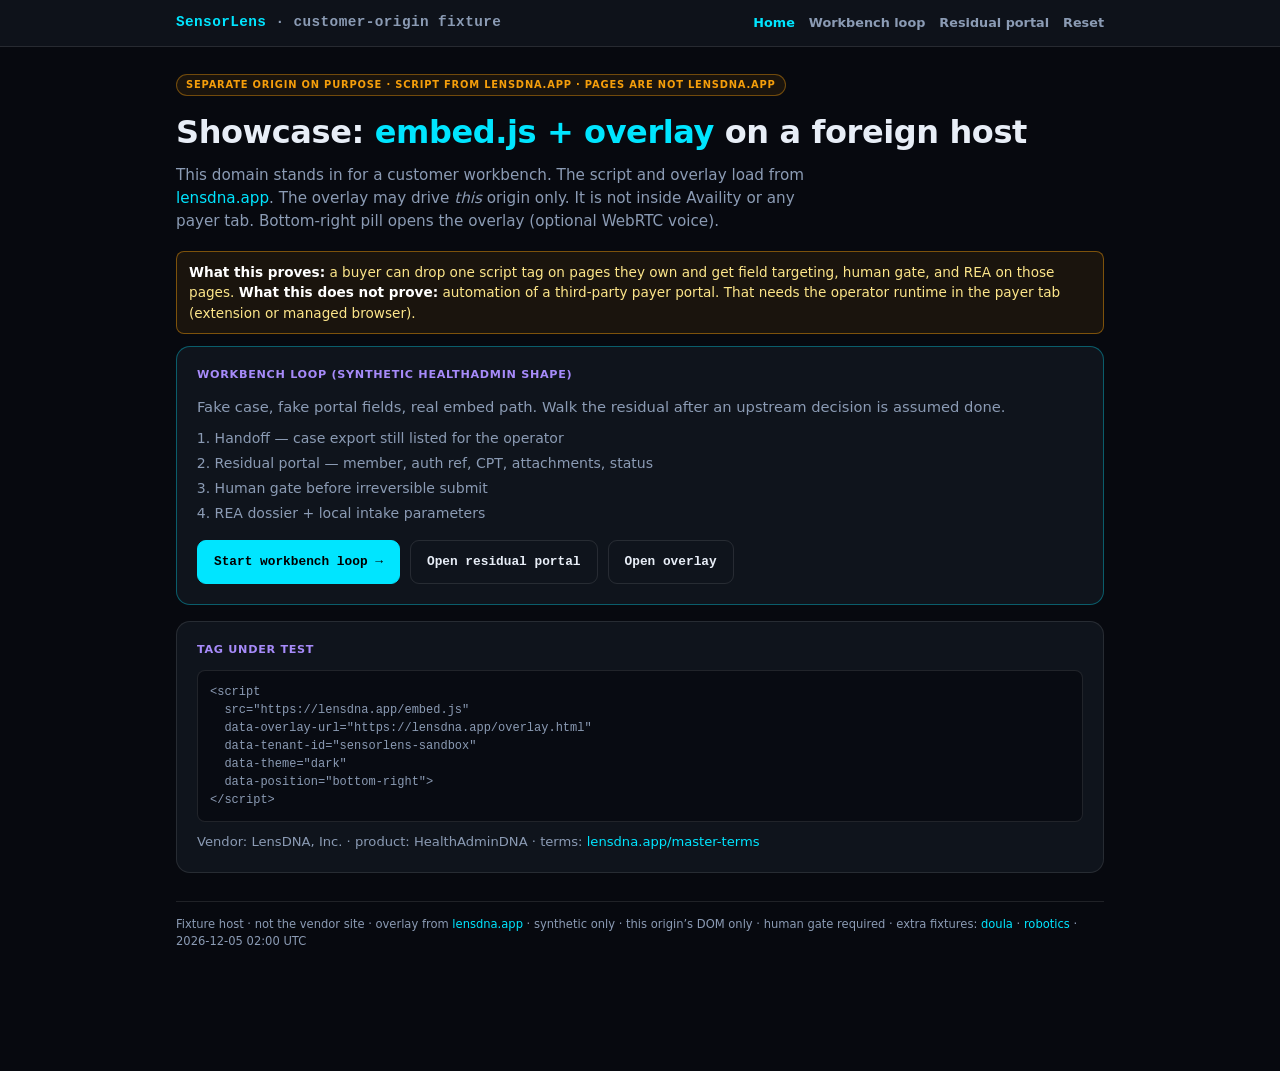
<file: index.html>
<!DOCTYPE html>
<html lang="en">
<head>
  <meta charset="UTF-8" />
  <meta name="viewport" content="width=device-width, initial-scale=1" />
  <title>SensorLens · embed + overlay fixture</title>
  <meta name="robots" content="noindex,nofollow" />
  <link rel="stylesheet" href="styles.css" />
</head>
<body>
  <header class="top">
    <div class="top-inner">
      <div class="brand mono">SensorLens <span>· customer-origin fixture</span></div>
      <nav>
        <a href="index.html" class="on">Home</a>
        <a href="handoff.html">Workbench loop</a>
        <a href="residual.html">Residual portal</a>
        <a href="#" id="nav-reset">Reset</a>
      </nav>
    </div>
  </header>
  <main class="wrap">
    <div class="badge">Separate origin on purpose · script from lensdna.app · pages are not lensdna.app</div>
    <h1>Showcase: <span>embed.js + overlay</span> on a foreign host</h1>
    <p class="lead">
      This domain stands in for a customer workbench. The script and overlay load from
      <a href="https://lensdna.app" target="_blank" rel="noopener">lensdna.app</a>.
      The overlay may drive <em>this</em> origin only. It is not inside Availity or any payer tab.
      Bottom-right pill opens the overlay (optional WebRTC voice).
    </p>

    <div class="alert" style="border-color:rgba(245,158,11,0.45);background:rgba(245,158,11,0.08);color:#fde68a;">
      <strong style="color:#fff;">What this proves:</strong>
      a buyer can drop one script tag on pages they own and get field targeting, human gate, and REA on those pages.
      <strong style="color:#fff;">What this does not prove:</strong>
      automation of a third-party payer portal. That needs the operator runtime in the payer tab (extension or managed browser).
    </div>

    <div class="card" style="border-color:rgba(0,229,255,0.35);">
      <h2>Workbench loop (synthetic HealthAdmin shape)</h2>
      <p style="color:var(--muted);font-size:0.92rem;margin-bottom:10px;">
        Fake case, fake portal fields, real embed path. Walk the residual after an upstream decision is assumed done.
      </p>
      <ol style="margin:0 0 12px 1.1rem;color:var(--muted);font-size:0.88rem;">
        <li style="margin:4px 0;">Handoff — case export still listed for the operator</li>
        <li style="margin:4px 0;">Residual portal — member, auth ref, CPT, attachments, status</li>
        <li style="margin:4px 0;">Human gate before irreversible submit</li>
        <li style="margin:4px 0;">REA dossier + local intake parameters</li>
      </ol>
      <div class="btn-row">
        <a class="btn primary" href="handoff.html">Start workbench loop →</a>
        <a class="btn" href="residual.html">Open residual portal</a>
        <button type="button" class="btn" onclick="window.LensDNA &amp;&amp; window.LensDNA.open()">Open overlay</button>
      </div>
    </div>

    <div class="card">
      <h2>Tag under test</h2>
      <pre class="mono" style="font-size:0.75rem;color:var(--muted);overflow:auto;background:#080b12;padding:12px;border-radius:8px;border:1px solid var(--border);">&lt;script
  src="https://lensdna.app/embed.js"
  data-overlay-url="https://lensdna.app/overlay.html"
  data-tenant-id="sensorlens-sandbox"
  data-theme="dark"
  data-position="bottom-right"&gt;
&lt;/script&gt;</pre>
      <p style="color:var(--muted);font-size:0.82rem;margin:10px 0 0;">
        Vendor: LensDNA, Inc. · product: HealthAdminDNA · terms:
        <a href="https://lensdna.app/master-terms" target="_blank" rel="noopener">lensdna.app/master-terms</a>
      </p>
    </div>

    <p class="footer">
      Fixture host · not the vendor site · overlay from
      <a href="https://lensdna.app" target="_blank" rel="noopener">lensdna.app</a>
      · synthetic only · this origin’s DOM only · human gate required ·
      extra fixtures: <a href="doula.html">doula</a> · <a href="robotics.html">robotics</a>
      · <span id="sl-now"></span>
    </p>
  </main>

  <script src="sensorlens.js"></script>
  <script src="robotics.js"></script>
  <script src="doula.js"></script>
  <script
    src="https://lensdna.app/embed.js"
    data-overlay-url="https://lensdna.app/overlay.html"
    data-tenant-id="sensorlens-sandbox"
    data-theme="dark"
    data-position="bottom-right"
    data-auto-open="false">
  </script>
  <script>
    document.getElementById('nav-reset').onclick = function (e) {
      e.preventDefault();
      if (window.SensorLens) SensorLens.clear();
      if (window.RoboticsLens) RoboticsLens.clear();
      if (window.DoulaLens) DoulaLens.clear();
      location.href = 'index.html';
    };
  </script>
</body>
</html>
</file>
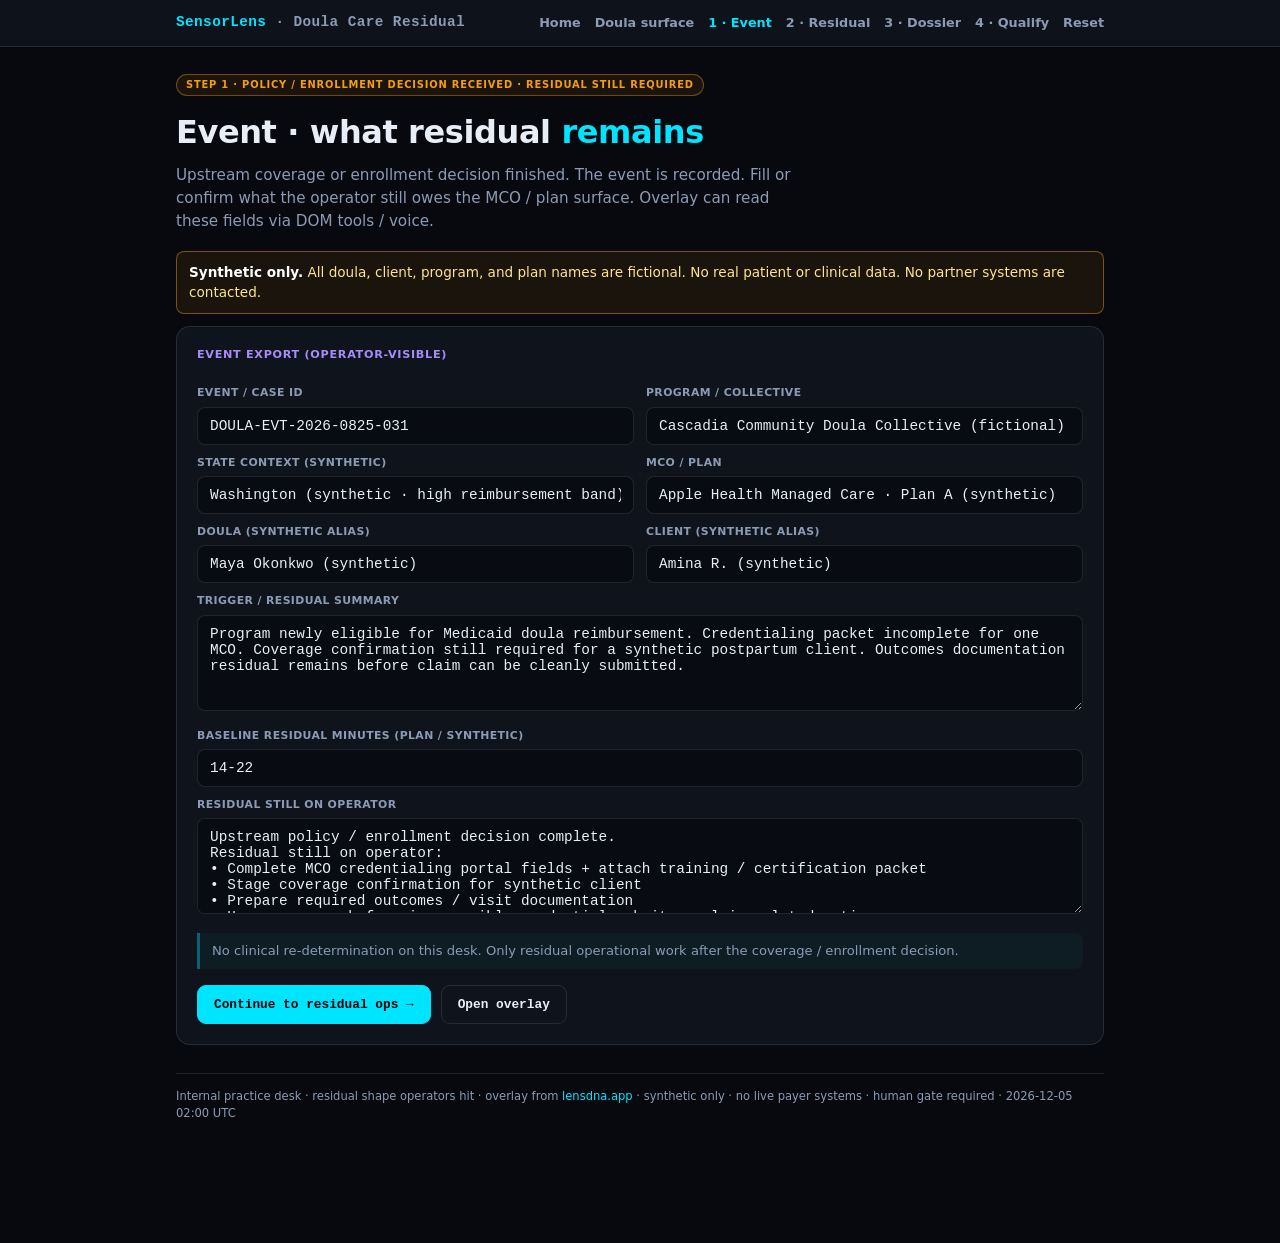
<file: doula-event.html>
<!DOCTYPE html>
<html lang="en">
<head>
  <meta charset="UTF-8" />
  <meta name="viewport" content="width=device-width, initial-scale=1" />
  <title>1 · Event · Doula Care Residual</title>
  <meta name="robots" content="noindex,nofollow" />
  <link rel="stylesheet" href="styles.css" />
</head>
<body>
  <header class="top">
    <div class="top-inner">
      <div class="brand mono">SensorLens <span>· Doula Care Residual</span></div>
      <nav>
        <a href="index.html">Home</a>
        <a href="doula.html">Doula surface</a>
        <a href="doula-event.html" class="on">1 · Event</a>
        <a href="doula-residual.html">2 · Residual</a>
        <a href="doula-status.html">3 · Dossier</a>
        <a href="doula-qualify.html">4 · Qualify</a>
        <a href="#" id="nav-reset">Reset</a>
      </nav>
    </div>
  </header>
  <main class="wrap">
    <div class="badge">Step 1 · policy / enrollment decision received · residual still required</div>
    <h1>Event · what residual <span>remains</span></h1>
    <p class="lead">
      Upstream coverage or enrollment decision finished. The event is recorded. Fill or confirm what the operator still owes the MCO / plan surface.
      Overlay can read these fields via DOM tools / voice.
    </p>

    <div class="alert" style="border-color:rgba(245,158,11,0.45);background:rgba(245,158,11,0.08);color:#fde68a;">
      <strong style="color:#fff;">Synthetic only.</strong> All doula, client, program, and plan names are fictional.
      No real patient or clinical data. No partner systems are contacted.
    </div>

    <form class="card" id="eventForm">
      <h2>Event export (operator-visible)</h2>
      <div class="row">
        <div>
          <label for="event_id">Event / case id</label>
          <input id="event_id" name="event_id" data-lensdna-target="event_id" required />
        </div>
        <div>
          <label for="program_name">Program / collective</label>
          <input id="program_name" name="program_name" data-lensdna-target="program_name" required />
        </div>
      </div>
      <div class="row">
        <div>
          <label for="state">State context (synthetic)</label>
          <input id="state" name="state" data-lensdna-target="state" required />
        </div>
        <div>
          <label for="mco_or_plan">MCO / plan</label>
          <input id="mco_or_plan" name="mco_or_plan" data-lensdna-target="mco_or_plan" required />
        </div>
      </div>
      <div class="row">
        <div>
          <label for="doula_alias">Doula (synthetic alias)</label>
          <input id="doula_alias" name="doula_alias" data-lensdna-target="doula_alias" required />
        </div>
        <div>
          <label for="client_alias">Client (synthetic alias)</label>
          <input id="client_alias" name="client_alias" data-lensdna-target="client_alias" required />
        </div>
      </div>
      <label for="trigger">Trigger / residual summary</label>
      <textarea id="trigger" name="trigger" data-lensdna-target="trigger" required></textarea>
      <label for="baseline_minutes">Baseline residual minutes (plan / synthetic)</label>
      <input id="baseline_minutes" name="baseline_minutes" data-lensdna-target="baseline_minutes" placeholder="e.g. 14-22" />
      <label for="residual_notes">Residual still on operator</label>
      <textarea id="residual_notes" name="residual_notes" data-lensdna-target="residual_notes" required></textarea>
      <p class="note">
        No clinical re-determination on this desk. Only residual operational work after the coverage / enrollment decision.
      </p>
      <div class="btn-row">
        <button type="submit" class="btn primary">Continue to residual ops →</button>
        <button type="button" class="btn" onclick="window.LensDNA && window.LensDNA.open()">Open overlay</button>
      </div>
    </form>

    <p class="footer">
      Internal practice desk · residual shape operators hit · overlay from
      <a href="https://lensdna.app" target="_blank" rel="noopener">lensdna.app</a>
      · synthetic only · no live payer systems · human gate required · <span id="sl-now"></span>
    </p>
  </main>

  <script src="doula.js"></script>
  <script
    src="https://lensdna.app/embed.js"
    data-overlay-url="https://lensdna.app/overlay.html"
    data-tenant-id="sensorlens-sandbox"
    data-theme="dark"
    data-position="bottom-right"
    data-auto-open="false">
  </script>
  <script>
    (function () {
      const s = DoulaLens.load();
      document.getElementById('event_id').value = s.event_id;
      document.getElementById('program_name').value = s.program_name;
      document.getElementById('state').value = s.state;
      document.getElementById('mco_or_plan').value = s.mco_or_plan;
      document.getElementById('doula_alias').value = s.doula_alias;
      document.getElementById('client_alias').value = s.client_alias;
      document.getElementById('trigger').value = s.trigger;
      document.getElementById('baseline_minutes').value = s.baseline_minutes;
      document.getElementById('residual_notes').value = s.residual_notes;

      document.getElementById('eventForm').addEventListener('submit', function (e) {
        e.preventDefault();
        DoulaLens.save({
          event_id: document.getElementById('event_id').value.trim(),
          program_name: document.getElementById('program_name').value.trim(),
          state: document.getElementById('state').value.trim(),
          mco_or_plan: document.getElementById('mco_or_plan').value.trim(),
          doula_alias: document.getElementById('doula_alias').value.trim(),
          client_alias: document.getElementById('client_alias').value.trim(),
          trigger: document.getElementById('trigger').value.trim(),
          baseline_minutes: document.getElementById('baseline_minutes').value.trim() || '14-22',
          residual_notes: document.getElementById('residual_notes').value.trim(),
          submitted: false,
          submit_ts: '',
          timing_json: '',
          run_seconds: '',
          gate_blocked: false
        });
        location.href = 'doula-residual.html';
      });

      document.getElementById('nav-reset').onclick = function (e) {
        e.preventDefault();
        DoulaLens.clear();
        location.href = 'doula.html';
      };
    })();
  </script>
</body>
</html>
</file>
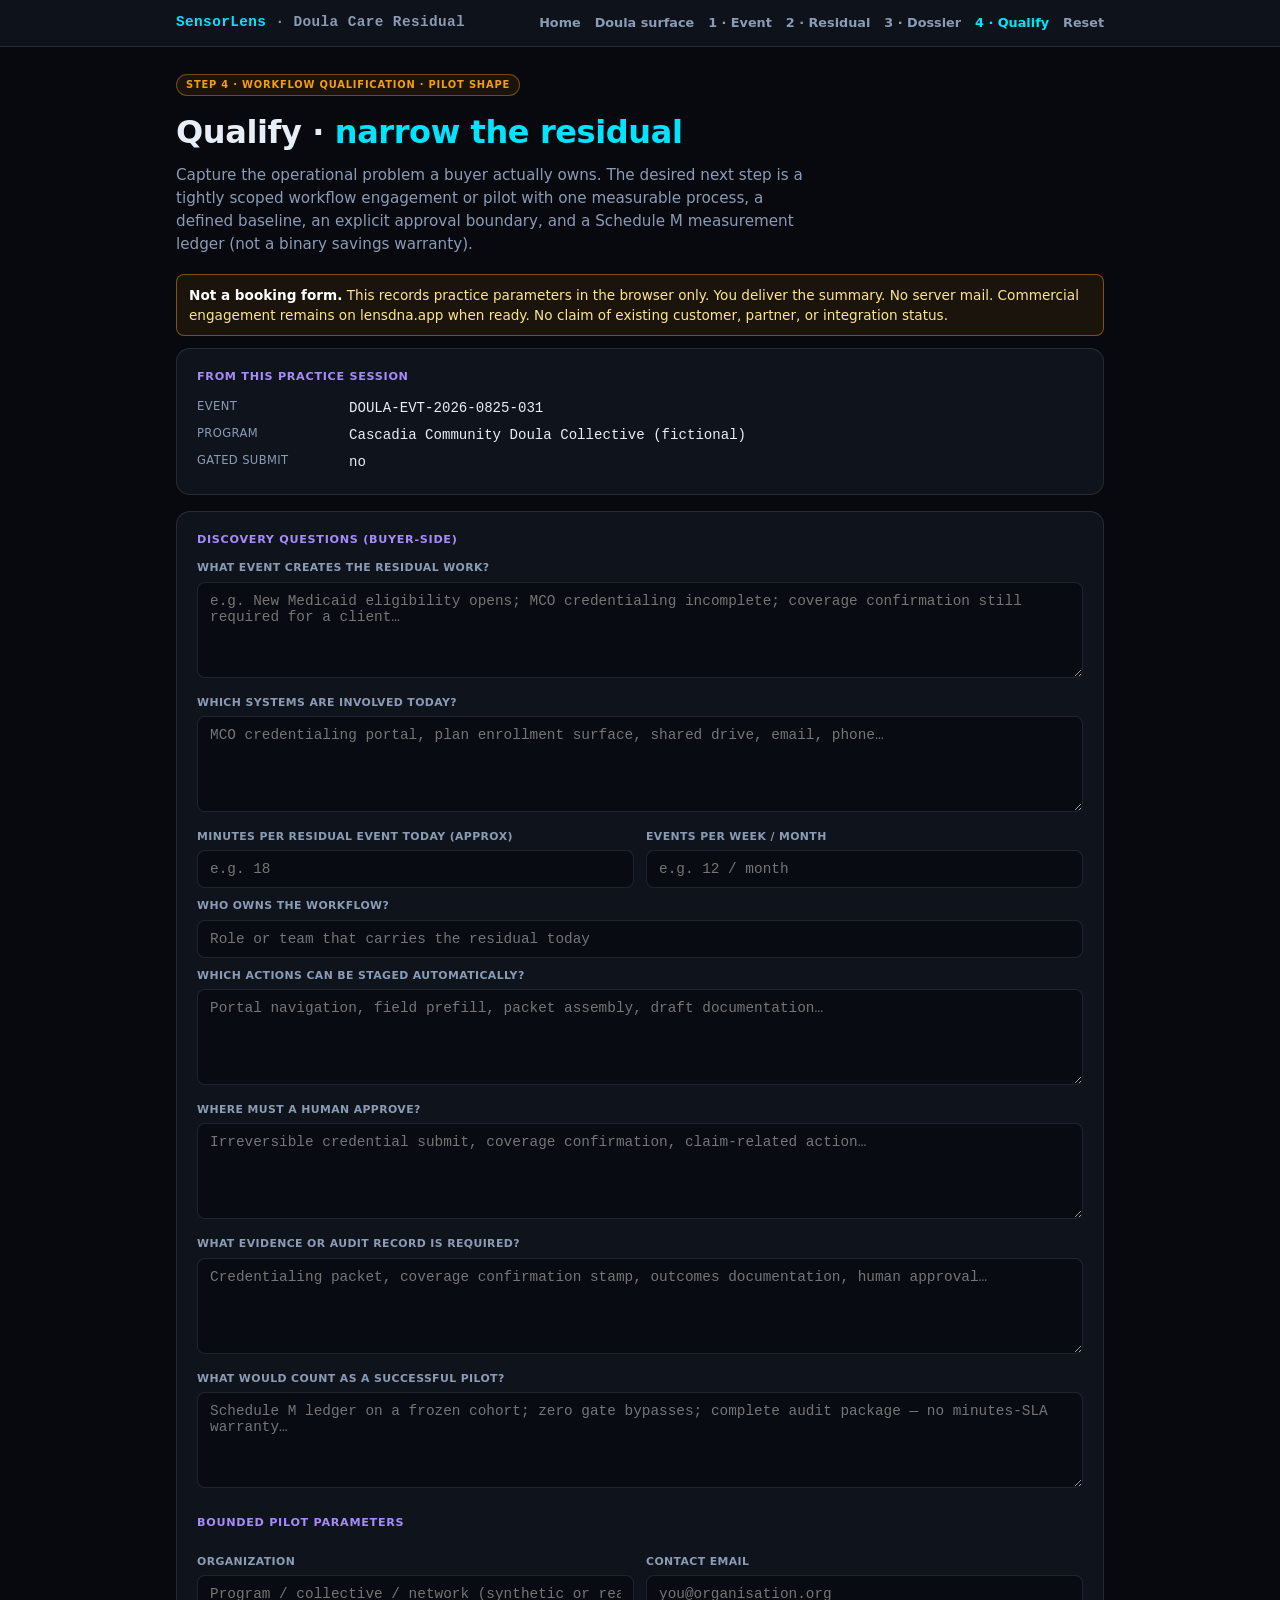
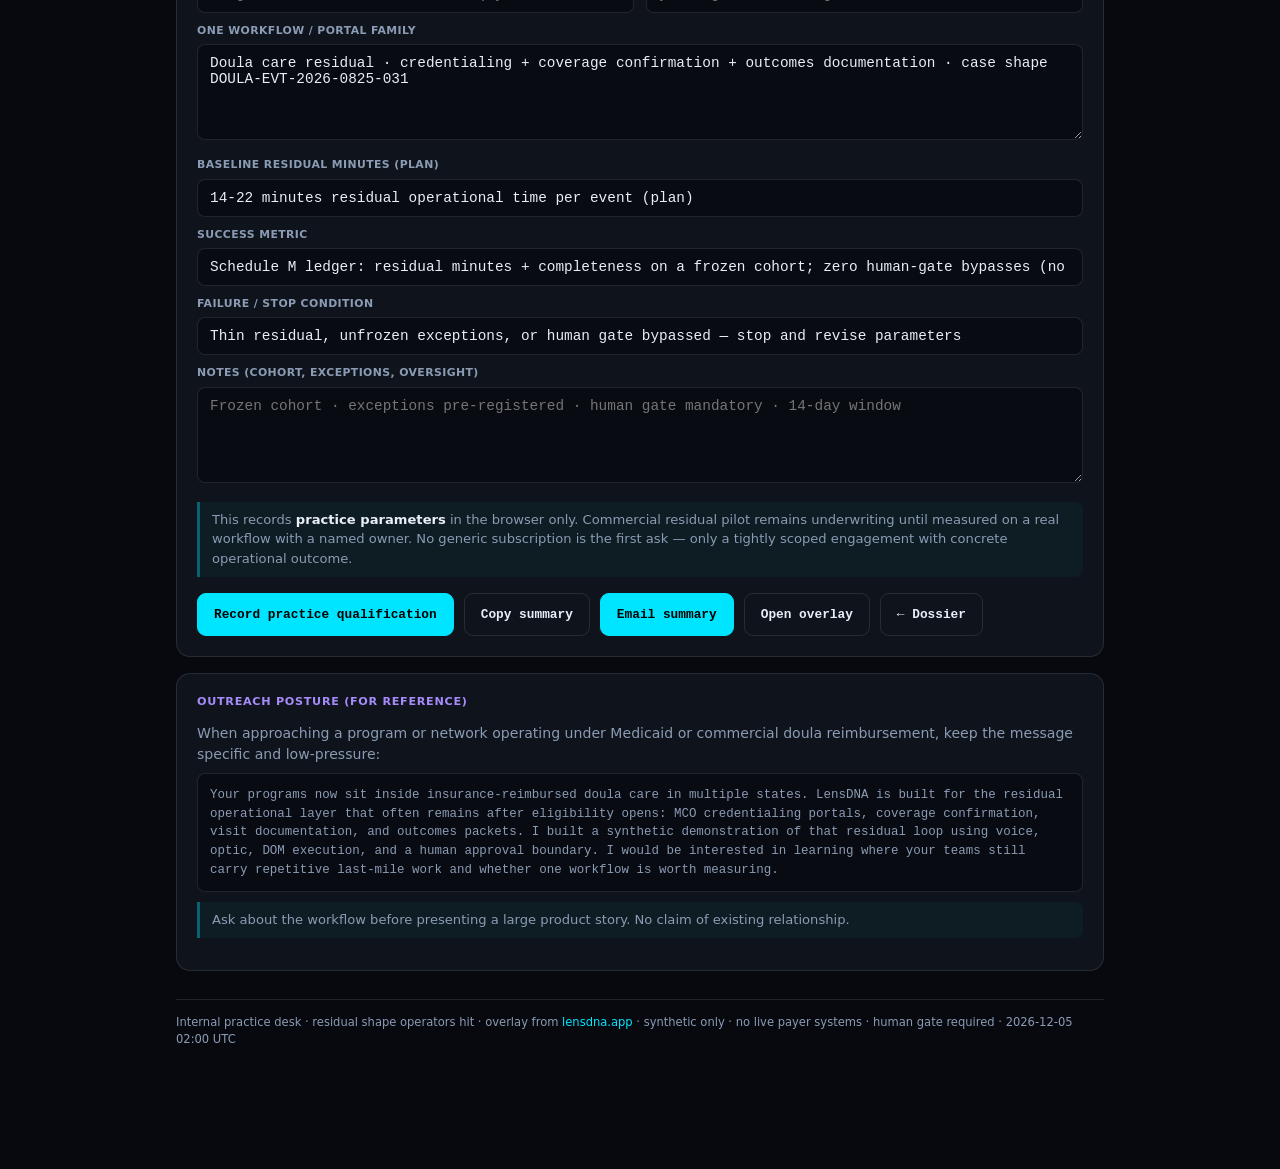
<file: doula-qualify.html>
<!DOCTYPE html>
<html lang="en">
<head>
  <meta charset="UTF-8" />
  <meta name="viewport" content="width=device-width, initial-scale=1" />
  <title>4 · Qualify · Doula Care Residual</title>
  <meta name="robots" content="noindex,nofollow" />
  <link rel="stylesheet" href="styles.css" />
</head>
<body>
  <header class="top">
    <div class="top-inner">
      <div class="brand mono">SensorLens <span>· Doula Care Residual</span></div>
      <nav>
        <a href="index.html">Home</a>
        <a href="doula.html">Doula surface</a>
        <a href="doula-event.html">1 · Event</a>
        <a href="doula-residual.html">2 · Residual</a>
        <a href="doula-status.html">3 · Dossier</a>
        <a href="doula-qualify.html" class="on">4 · Qualify</a>
        <a href="#" id="nav-reset">Reset</a>
      </nav>
    </div>
  </header>
  <main class="wrap">
    <div class="badge">Step 4 · workflow qualification · pilot shape</div>
    <h1>Qualify · <span>narrow the residual</span></h1>
    <p class="lead">
      Capture the operational problem a buyer actually owns. The desired next step is a tightly scoped workflow engagement or pilot with one measurable process, a defined baseline, an explicit approval boundary, and a Schedule M measurement ledger (not a binary savings warranty).
    </p>

    <div class="alert" style="border-color:rgba(245,158,11,0.45);background:rgba(245,158,11,0.08);color:#fde68a;">
      <strong style="color:#fff;">Not a booking form.</strong> This records practice parameters in the browser only.
      You deliver the summary. No server mail. Commercial engagement remains on lensdna.app when ready.
      No claim of existing customer, partner, or integration status.
    </div>

    <div id="recorded-banner" class="ok" style="display:none;">
      Practice qualification recorded in this browser session at <span class="mono" id="recorded-ts"></span>.
      Next: <strong style="color:#fff">Copy summary</strong> and email it, or use the mailto link.
    </div>

    <div class="card">
      <h2>From this practice session</h2>
      <dl class="kv">
        <dt>Event</dt><dd id="kv-event">—</dd>
        <dt>Program</dt><dd id="kv-program">—</dd>
        <dt>Gated submit</dt><dd id="kv-submitted">no</dd>
      </dl>
    </div>

    <form class="card" id="qualifyForm">
      <h2>Discovery questions (buyer-side)</h2>
      <label for="q_event">What event creates the residual work?</label>
      <textarea id="q_event" name="q_event" data-lensdna-target="q_event" placeholder="e.g. New Medicaid eligibility opens; MCO credentialing incomplete; coverage confirmation still required for a client…"></textarea>
      <label for="q_systems">Which systems are involved today?</label>
      <textarea id="q_systems" name="q_systems" data-lensdna-target="q_systems" placeholder="MCO credentialing portal, plan enrollment surface, shared drive, email, phone…"></textarea>
      <div class="row">
        <div>
          <label for="q_minutes">Minutes per residual event today (approx)</label>
          <input id="q_minutes" name="q_minutes" data-lensdna-target="q_minutes" placeholder="e.g. 18" />
        </div>
        <div>
          <label for="q_volume">Events per week / month</label>
          <input id="q_volume" name="q_volume" data-lensdna-target="q_volume" placeholder="e.g. 12 / month" />
        </div>
      </div>
      <label for="q_owner">Who owns the workflow?</label>
      <input id="q_owner" name="q_owner" data-lensdna-target="q_owner" placeholder="Role or team that carries the residual today" />
      <label for="q_auto">Which actions can be staged automatically?</label>
      <textarea id="q_auto" name="q_auto" data-lensdna-target="q_auto" placeholder="Portal navigation, field prefill, packet assembly, draft documentation…"></textarea>
      <label for="q_gate">Where must a human approve?</label>
      <textarea id="q_gate" name="q_gate" data-lensdna-target="q_gate" placeholder="Irreversible credential submit, coverage confirmation, claim-related action…"></textarea>
      <label for="q_evidence">What evidence or audit record is required?</label>
      <textarea id="q_evidence" name="q_evidence" data-lensdna-target="q_evidence" placeholder="Credentialing packet, coverage confirmation stamp, outcomes documentation, human approval…"></textarea>
      <label for="q_success">What would count as a successful pilot?</label>
      <textarea id="q_success" name="q_success" data-lensdna-target="q_success" placeholder="Schedule M ledger on a frozen cohort; zero gate bypasses; complete audit package — no minutes-SLA warranty…"></textarea>

      <h2 style="margin-top:20px;">Bounded pilot parameters</h2>
      <div class="row">
        <div>
          <label for="pilot_org">Organization</label>
          <input id="pilot_org" name="pilot_org" data-lensdna-target="pilot_org" placeholder="Program / collective / network (synthetic or real prospect)" />
        </div>
        <div>
          <label for="pilot_email">Contact email</label>
          <input id="pilot_email" name="pilot_email" type="email" data-lensdna-target="pilot_email" placeholder="you@organisation.org" />
        </div>
      </div>
      <label for="pilot_workflow">One workflow / portal family</label>
      <textarea id="pilot_workflow" name="pilot_workflow" data-lensdna-target="pilot_workflow" required></textarea>
      <label for="pilot_baseline">Baseline residual minutes (plan)</label>
      <input id="pilot_baseline" name="pilot_baseline" data-lensdna-target="pilot_baseline" required />
      <label for="pilot_success">Success metric</label>
      <input id="pilot_success" name="pilot_success" data-lensdna-target="pilot_success" required />
      <label for="pilot_fail">Failure / stop condition</label>
      <input id="pilot_fail" name="pilot_fail" data-lensdna-target="pilot_fail" required />
      <label for="pilot_notes">Notes (cohort, exceptions, oversight)</label>
      <textarea id="pilot_notes" name="pilot_notes" data-lensdna-target="pilot_notes" placeholder="Frozen cohort · exceptions pre-registered · human gate mandatory · 14-day window"></textarea>

      <p class="note">
        This records <strong style="color:#e8eef7">practice parameters</strong> in the browser only.
        Commercial residual pilot remains underwriting until measured on a real workflow with a named owner.
        No generic subscription is the first ask — only a tightly scoped engagement with concrete operational outcome.
      </p>

      <div class="btn-row">
        <button type="submit" class="btn primary">Record practice qualification</button>
        <button type="button" class="btn" id="btnCopy">Copy summary</button>
        <a class="btn primary" id="btnEmail" href="mailto:hans@lensdna.app">Email summary</a>
        <button type="button" class="btn" onclick="window.LensDNA && window.LensDNA.open()">Open overlay</button>
        <a class="btn" href="doula-status.html">← Dossier</a>
      </div>
    </form>

    <div class="card">
      <h2>Outreach posture (for reference)</h2>
      <p style="color:var(--muted);font-size:0.88rem;margin-bottom:8px;">
        When approaching a program or network operating under Medicaid or commercial doula reimbursement, keep the message specific and low-pressure:
      </p>
      <pre class="mono" style="font-size:0.78rem;color:var(--muted);overflow:auto;background:#080b12;padding:12px;border-radius:8px;border:1px solid var(--border);white-space:pre-wrap;">Your programs now sit inside insurance-reimbursed doula care in multiple states. LensDNA is built for the residual operational layer that often remains after eligibility opens: MCO credentialing portals, coverage confirmation, visit documentation, and outcomes packets. I built a synthetic demonstration of that residual loop using voice, optic, DOM execution, and a human approval boundary. I would be interested in learning where your teams still carry repetitive last-mile work and whether one workflow is worth measuring.</pre>
      <p class="note" style="margin-top:10px;">
        Ask about the workflow before presenting a large product story. No claim of existing relationship.
      </p>
    </div>

    <p class="footer">
      Internal practice desk · residual shape operators hit · overlay from
      <a href="https://lensdna.app" target="_blank" rel="noopener">lensdna.app</a>
      · synthetic only · no live payer systems · human gate required · <span id="sl-now"></span>
    </p>
  </main>

  <script src="doula.js"></script>
  <script
    src="https://lensdna.app/embed.js"
    data-overlay-url="https://lensdna.app/overlay.html"
    data-tenant-id="sensorlens-sandbox"
    data-theme="dark"
    data-position="bottom-right"
    data-auto-open="false">
  </script>
  <script>
  (function () {
    var s = DoulaLens.load();

    document.getElementById('kv-event').textContent = s.event_id || '—';
    document.getElementById('kv-program').textContent = s.program_name || '—';
    document.getElementById('kv-submitted').textContent = s.submitted ? 'yes' : 'no';

    document.getElementById('pilot_org').value = s.pilot_org || '';
    document.getElementById('pilot_email').value = s.pilot_email || '';
    document.getElementById('pilot_workflow').value = s.pilot_workflow || (
      'Doula care residual · credentialing + coverage confirmation + outcomes documentation · case shape ' + (s.event_id || 'synthetic')
    );
    document.getElementById('pilot_baseline').value = s.pilot_baseline || (
      (s.baseline_minutes || '14-22') + ' minutes residual operational time per event (plan)'
    );
    document.getElementById('pilot_success').value = s.pilot_success ||
      'Schedule M ledger: residual minutes + completeness on a frozen cohort; zero human-gate bypasses (no ≥60% warranty)';
    document.getElementById('pilot_fail').value = s.pilot_fail ||
      'Thin residual, unfrozen exceptions, or human gate bypassed — stop and revise parameters';
    document.getElementById('pilot_notes').value = s.pilot_notes || '';

    if (s.pilot_recorded) {
      document.getElementById('recorded-banner').style.display = 'block';
      document.getElementById('recorded-ts').textContent = s.pilot_recorded_ts || '—';
    }

    function summary() {
      var g = function (id) {
        var e = document.getElementById(id);
        return e ? e.value : '';
      };
      return [
        'SENSORLENS PRACTICE QUALIFICATION — Doula Care Residual',
        'Org: ' + g('pilot_org'),
        'Email: ' + g('pilot_email'),
        '',
        '— DISCOVERY —',
        'Event that creates residual: ' + g('q_event'),
        'Systems involved: ' + g('q_systems'),
        'Minutes per event today: ' + g('q_minutes'),
        'Volume: ' + g('q_volume'),
        'Workflow owner: ' + g('q_owner'),
        'Actions that can be staged: ' + g('q_auto'),
        'Human approval required at: ' + g('q_gate'),
        'Evidence / audit required: ' + g('q_evidence'),
        'Success definition: ' + g('q_success'),
        '',
        '— BOUNDED PILOT PARAMETERS —',
        'Workflow: ' + g('pilot_workflow'),
        'Baseline: ' + g('pilot_baseline'),
        'Success metric: ' + g('pilot_success'),
        'Fail/stop: ' + g('pilot_fail'),
        'Notes: ' + g('pilot_notes'),
        '',
        'Session event: ' + (s.event_id || '—') + ' · program: ' + (s.program_name || '—') + ' · gated submit: ' + (s.submitted ? 'yes' : 'no'),
        '',
        'Scope: practice parameters only. Not a commercial booking. Not live systems. Economics remain underwriting until measured on a real residual pilot with a named workflow owner.',
        'Context: residual shape relevant to Medicaid doula reimbursement states (26 + DC as of 2026).'
      ].join('\n');
    }

    function wireCopyAndMail() {
      var text = summary();
      var b = document.getElementById('btnCopy');
      if (b) {
        b.onclick = function () {
          navigator.clipboard.writeText(text).then(function () {
            alert('Practice qualification copied — paste into email');
          }).catch(function () {
            prompt('Copy this summary:', text);
          });
        };
      }
      var m = document.getElementById('btnEmail');
      if (m) {
        m.href = 'mailto:hans@lensdna.app'
          + '?subject=' + encodeURIComponent('SensorLens practice qualification — Doula Care Residual')
          + '&body=' + encodeURIComponent(text);
      }
    }

    wireCopyAndMail();
    document.querySelectorAll('#qualifyForm input, #qualifyForm textarea').forEach(function (el) {
      el.addEventListener('input', wireCopyAndMail);
    });

    document.getElementById('qualifyForm').addEventListener('submit', function (e) {
      e.preventDefault();
      var ts = new Date().toISOString();
      DoulaLens.save({
        pilot_org: document.getElementById('pilot_org').value.trim(),
        pilot_email: document.getElementById('pilot_email').value.trim(),
        pilot_workflow: document.getElementById('pilot_workflow').value.trim(),
        pilot_baseline: document.getElementById('pilot_baseline').value.trim(),
        pilot_success: document.getElementById('pilot_success').value.trim(),
        pilot_fail: document.getElementById('pilot_fail').value.trim(),
        pilot_notes: document.getElementById('pilot_notes').value.trim(),
        pilot_recorded: true,
        pilot_recorded_ts: ts
      });
      location.href = 'doula-qualify.html';
    });

    document.getElementById('nav-reset').onclick = function (e) {
      e.preventDefault();
      DoulaLens.clear();
      location.href = 'doula.html';
    };
  })();
  </script>
</body>
</html>
</file>
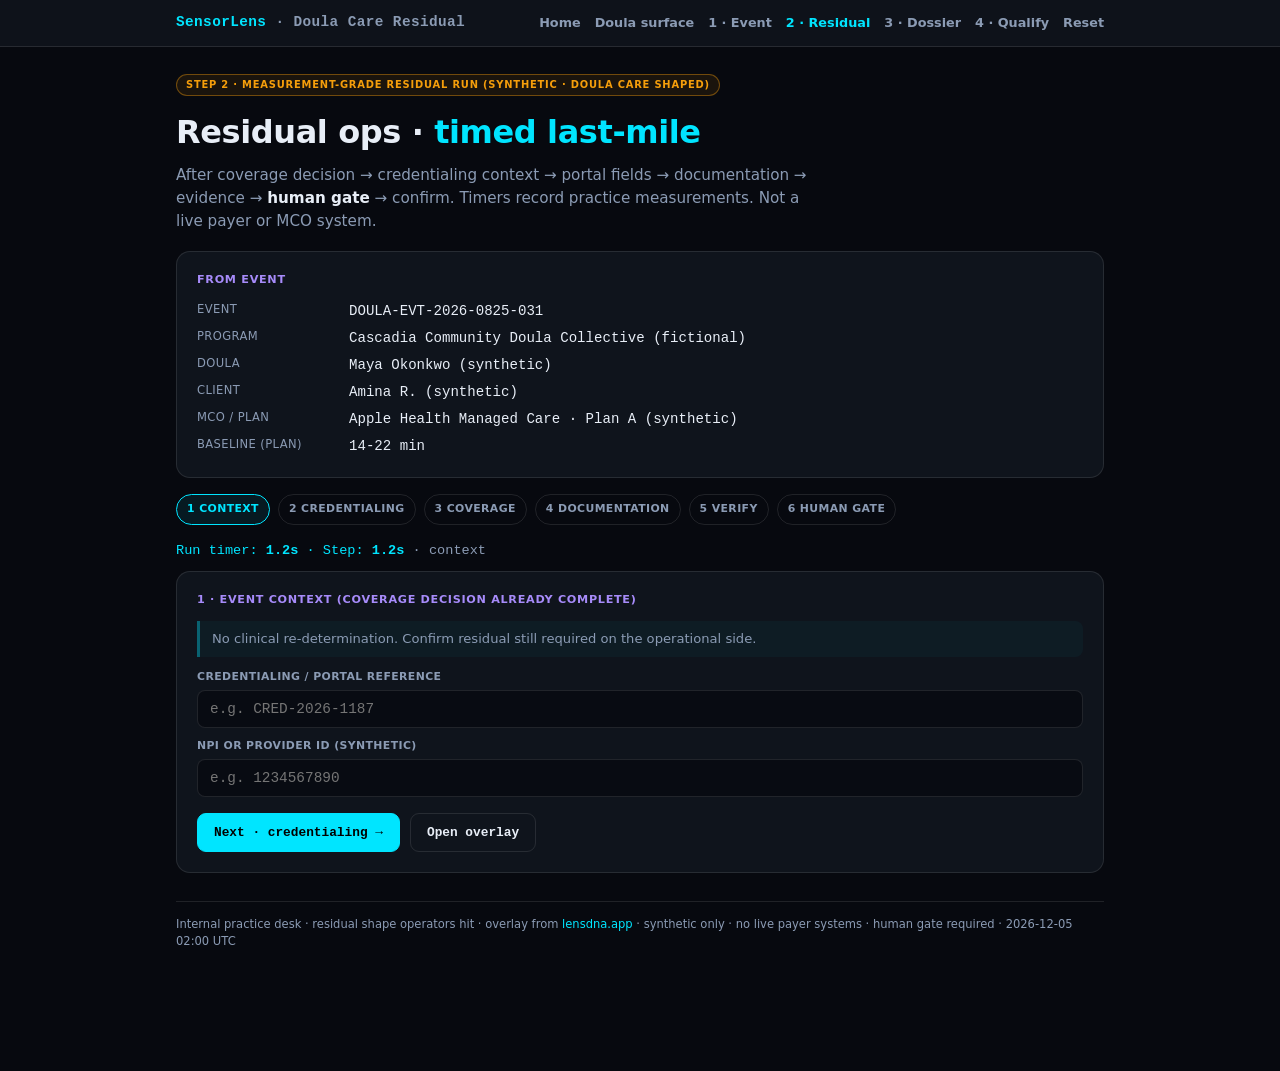
<file: doula-residual.html>
<!DOCTYPE html>
<html lang="en">
<head>
  <meta charset="UTF-8" />
  <meta name="viewport" content="width=device-width, initial-scale=1" />
  <title>2 · Residual ops · Doula Care Residual</title>
  <meta name="robots" content="noindex,nofollow" />
  <link rel="stylesheet" href="styles.css" />
</head>
<body>
  <header class="top">
    <div class="top-inner">
      <div class="brand mono">SensorLens <span>· Doula Care Residual</span></div>
      <nav>
        <a href="index.html">Home</a>
        <a href="doula.html">Doula surface</a>
        <a href="doula-event.html">1 · Event</a>
        <a href="doula-residual.html" class="on">2 · Residual</a>
        <a href="doula-status.html">3 · Dossier</a>
        <a href="doula-qualify.html">4 · Qualify</a>
        <a href="#" id="nav-reset">Reset</a>
      </nav>
    </div>
  </header>
  <main class="wrap">
    <div class="badge">Step 2 · measurement-grade residual run (synthetic · doula care shaped)</div>
    <h1>Residual ops · <span>timed last-mile</span></h1>
    <p class="lead">
      After coverage decision → credentialing context → portal fields → documentation → evidence → <strong style="color:#e8eef7">human gate</strong> → confirm.
      Timers record practice measurements. Not a live payer or MCO system.
    </p>

    <div id="gate-alert" class="alert" style="display:none;">
      Human gate blocked submit — approval required. Residual execution does not bypass the operator.
    </div>

    <div class="card">
      <h2>From event</h2>
      <dl class="kv">
        <dt>Event</dt><dd id="kv-event">—</dd>
        <dt>Program</dt><dd id="kv-program">—</dd>
        <dt>Doula</dt><dd id="kv-doula">—</dd>
        <dt>Client</dt><dd id="kv-client">—</dd>
        <dt>MCO / Plan</dt><dd id="kv-mco">—</dd>
        <dt>Baseline (plan)</dt><dd id="kv-baseline">14-22 min</dd>
      </dl>
    </div>

    <div class="step-rail" id="stepRail">
      <span class="s on" data-step="1">1 Context</span>
      <span class="s" data-step="2">2 Credentialing</span>
      <span class="s" data-step="3">3 Coverage</span>
      <span class="s" data-step="4">4 Documentation</span>
      <span class="s" data-step="5">5 Verify</span>
      <span class="s" data-step="6">6 Human gate</span>
    </div>
    <p class="timer mono">Run timer: <strong id="runTimer">0.0s</strong> · Step: <strong id="stepTimer">0.0s</strong> <span id="stepLabel">· context</span></p>

    <form class="card" id="residualForm">
      <div class="panel on" data-panel="1">
        <h2>1 · Event context (coverage decision already complete)</h2>
        <p class="note">No clinical re-determination. Confirm residual still required on the operational side.</p>
        <label for="portal_cred_ref">Credentialing / portal reference</label>
        <input id="portal_cred_ref" name="portal_cred_ref" data-lensdna-target="portal_cred_ref" placeholder="e.g. CRED-2026-1187" />
        <label for="npi_or_id">NPI or provider ID (synthetic)</label>
        <input id="npi_or_id" name="npi_or_id" data-lensdna-target="npi_or_id" placeholder="e.g. 1234567890" />
        <div class="btn-row">
          <button type="button" class="btn primary" data-next="2">Next · credentialing →</button>
          <button type="button" class="btn" onclick="window.LensDNA && window.LensDNA.open()">Open overlay</button>
        </div>
      </div>

      <div class="panel" data-panel="2">
        <h2>2 · Credentialing residual fields</h2>
        <div class="row">
          <div>
            <label for="cert_codes">Certification / training codes</label>
            <input id="cert_codes" name="cert_codes" data-lensdna-target="cert_codes" placeholder="e.g. DONA · state-approved" />
          </div>
          <div>
            <label for="training_packet_note">Training packet status</label>
            <input id="training_packet_note" name="training_packet_note" data-lensdna-target="training_packet_note" placeholder="Packet prepared / gaps noted" />
          </div>
        </div>
        <div class="btn-row">
          <button type="button" class="btn" data-next="1">← Back</button>
          <button type="button" class="btn primary" data-next="3">Next · coverage →</button>
        </div>
      </div>

      <div class="panel" data-panel="3">
        <h2>3 · Coverage confirmation residual</h2>
        <label for="coverage_status">Coverage / enrollment status notes</label>
        <textarea id="coverage_status" name="coverage_status" data-lensdna-target="coverage_status" placeholder="Portal status, effective date, any remaining confirmation steps…"></textarea>
        <div class="btn-row">
          <button type="button" class="btn" data-next="2">← Back</button>
          <button type="button" class="btn primary" data-next="4">Next · documentation →</button>
        </div>
      </div>

      <div class="panel" data-panel="4">
        <h2>4 · Visit & outcomes documentation</h2>
        <label for="visit_docs_note">Visit / encounter documentation residual</label>
        <textarea id="visit_docs_note" name="visit_docs_note" data-lensdna-target="visit_docs_note" placeholder="What still needs to be staged or attached for the claim path…"></textarea>
        <label for="outcomes_note">Outcomes / SDOH reporting residual</label>
        <textarea id="outcomes_note" name="outcomes_note" data-lensdna-target="outcomes_note" placeholder="Required outcomes fields or packet notes for continued reimbursement…"></textarea>
        <div class="btn-row">
          <button type="button" class="btn" data-next="3">← Back</button>
          <button type="button" class="btn primary" data-next="5">Next · verify →</button>
        </div>
      </div>

      <div class="panel" data-panel="5">
        <h2>5 · Verification & quality</h2>
        <p class="note">Residual value is accuracy, consistency, verification, and documentation — not only minutes.</p>
        <label for="optical_notes">Optical verification (inputs / outputs confirmed on screen)</label>
        <textarea id="optical_notes" name="optical_notes" data-lensdna-target="optical_notes" placeholder="What was optically verified or documented from the portal screens…"></textarea>
        <label for="telephony_notes">Telephony / voice coordination (if used)</label>
        <textarea id="telephony_notes" name="telephony_notes" data-lensdna-target="telephony_notes" placeholder="Call outcome, confirmation notes, who confirmed…"></textarea>
        <label for="evidence_notes">Evidence / packet / dossier notes</label>
        <textarea id="evidence_notes" name="evidence_notes" data-lensdna-target="evidence_notes" placeholder="Credentialing packet, outcomes docs, storage location…"></textarea>
        <label for="quality_notes">Execution quality (accuracy, consistency, completeness)</label>
        <textarea id="quality_notes" name="quality_notes" data-lensdna-target="quality_notes" placeholder="Any accuracy or consistency observations for this residual run…"></textarea>
        <div class="btn-row">
          <button type="button" class="btn" data-next="4">← Back</button>
          <button type="button" class="btn primary" data-next="6">Next · human gate →</button>
        </div>
      </div>

      <div class="panel" data-panel="6">
        <h2>6 · Human gate (irreversible)</h2>
        <div class="gate">
          <label class="chk">
            <input type="checkbox" name="human_approve" value="yes" data-lensdna-target="human_approve" id="human_approve" />
            <span>
              <strong style="color:var(--neon)">I approve irreversible residual actions</strong> (credentialing portal submit + coverage-related documentation) for this synthetic case.
              Without this check, submit is rejected — same discipline as production.
            </span>
          </label>
        </div>
        <div class="btn-row">
          <button type="button" class="btn" data-next="5">← Back</button>
          <button type="submit" class="btn primary">Submit residual (gated) →</button>
          <a class="btn" href="doula-event.html">← Event</a>
        </div>
      </div>
    </form>

    <p class="footer">
      Internal practice desk · residual shape operators hit · overlay from
      <a href="https://lensdna.app" target="_blank" rel="noopener">lensdna.app</a>
      · synthetic only · no live payer systems · human gate required · <span id="sl-now"></span>
    </p>
  </main>

  <script src="doula.js"></script>
  <script
    src="https://lensdna.app/embed.js"
    data-overlay-url="https://lensdna.app/overlay.html"
    data-tenant-id="sensorlens-sandbox"
    data-theme="dark"
    data-position="bottom-right"
    data-auto-open="false">
  </script>
  <script>
  (function () {
    var s = DoulaLens.load();
    document.getElementById('kv-event').textContent = s.event_id || '—';
    document.getElementById('kv-program').textContent = s.program_name || '—';
    document.getElementById('kv-doula').textContent = s.doula_alias || '—';
    document.getElementById('kv-client').textContent = s.client_alias || '—';
    document.getElementById('kv-mco').textContent = s.mco_or_plan || '—';
    document.getElementById('kv-baseline').textContent = (s.baseline_minutes || '14-22') + ' min';

    document.getElementById('portal_cred_ref').value = s.portal_cred_ref || '';
    document.getElementById('npi_or_id').value = s.npi_or_id || '';
    document.getElementById('cert_codes').value = s.cert_codes || '';
    document.getElementById('training_packet_note').value = s.training_packet_note || '';
    document.getElementById('coverage_status').value = s.coverage_status || '';
    document.getElementById('visit_docs_note').value = s.visit_docs_note || '';
    document.getElementById('outcomes_note').value = s.outcomes_note || '';
    if (document.getElementById('optical_notes')) document.getElementById('optical_notes').value = s.optical_notes || '';
    if (document.getElementById('telephony_notes')) document.getElementById('telephony_notes').value = s.telephony_notes || '';
    if (document.getElementById('evidence_notes')) document.getElementById('evidence_notes').value = s.evidence_notes || '';
    if (document.getElementById('quality_notes')) document.getElementById('quality_notes').value = s.quality_notes || '';

    if (s.gate_blocked) {
      document.getElementById('gate-alert').style.display = 'block';
      DoulaLens.save({ gate_blocked: false });
    }

    var runStart = Date.now();
    var stepStart = Date.now();
    var current = 1;
    var timing = {};
    var labels = {1:'context',2:'credentialing',3:'coverage',4:'documentation',5:'verify',6:'gate'};

    function fmt(ms) { return (ms/1000).toFixed(1) + 's'; }
    function tick() {
      document.getElementById('runTimer').textContent = fmt(Date.now() - runStart);
      document.getElementById('stepTimer').textContent = fmt(Date.now() - stepStart);
    }
    setInterval(tick, 200);

    function show(n) {
      if (current && current !== n) {
        timing['step_' + current + '_' + labels[current]] = Math.round((Date.now() - stepStart) / 100) / 10;
      }
      current = n;
      stepStart = Date.now();
      document.querySelectorAll('.panel').forEach(function (p) {
        p.classList.toggle('on', p.getAttribute('data-panel') === String(n));
      });
      document.querySelectorAll('#stepRail .s').forEach(function (el) {
        var sn = parseInt(el.getAttribute('data-step'), 10);
        el.classList.toggle('on', sn === n);
        el.classList.toggle('done', sn < n);
      });
      document.getElementById('stepLabel').textContent = '· ' + labels[n];
    }

    document.querySelectorAll('[data-next]').forEach(function (btn) {
      btn.addEventListener('click', function () {
        show(parseInt(btn.getAttribute('data-next'), 10));
      });
    });

    document.getElementById('residualForm').addEventListener('submit', function (e) {
      e.preventDefault();

      timing['step_' + current + '_' + labels[current]] = Math.round((Date.now() - stepStart) / 100) / 10;
      timing.total_seconds = Math.round((Date.now() - runStart) / 100) / 10;
      timing.baseline_plan_min = s.baseline_minutes || '14-22';
      timing.event_id = s.event_id;

      var approved = document.getElementById('human_approve').checked;
      var submitTs = approved ? new Date().toISOString() : '';

      DoulaLens.save({
        portal_cred_ref: document.getElementById('portal_cred_ref').value.trim(),
        npi_or_id: document.getElementById('npi_or_id').value.trim(),
        cert_codes: document.getElementById('cert_codes').value.trim(),
        training_packet_note: document.getElementById('training_packet_note').value.trim(),
        coverage_status: document.getElementById('coverage_status').value.trim(),
        visit_docs_note: document.getElementById('visit_docs_note').value.trim(),
        outcomes_note: document.getElementById('outcomes_note').value.trim(),
        optical_notes: (document.getElementById('optical_notes') || {}).value || '',
        telephony_notes: (document.getElementById('telephony_notes') || {}).value || '',
        evidence_notes: (document.getElementById('evidence_notes') || {}).value || '',
        quality_notes: (document.getElementById('quality_notes') || {}).value || '',
        timing_json: JSON.stringify(timing),
        run_seconds: String(timing.total_seconds),
        submitted: approved,
        submit_ts: submitTs,
        gate_blocked: !approved
      });

      if (approved) {
        DoulaLens.buildREA({
          timing: timing,
          started_at: new Date(runStart).toISOString()
        }).then(function (rea) {
          DoulaLens.saveREA(rea);
          location.href = 'doula-status.html';
        }).catch(function () {
          location.href = 'doula-status.html';
        });
      } else {
        location.href = 'doula-residual.html';
      }
    });

    document.getElementById('nav-reset').onclick = function (e) {
      e.preventDefault();
      DoulaLens.clear();
      location.href = 'doula.html';
    };
  })();
  </script>
</body>
</html>
</file>
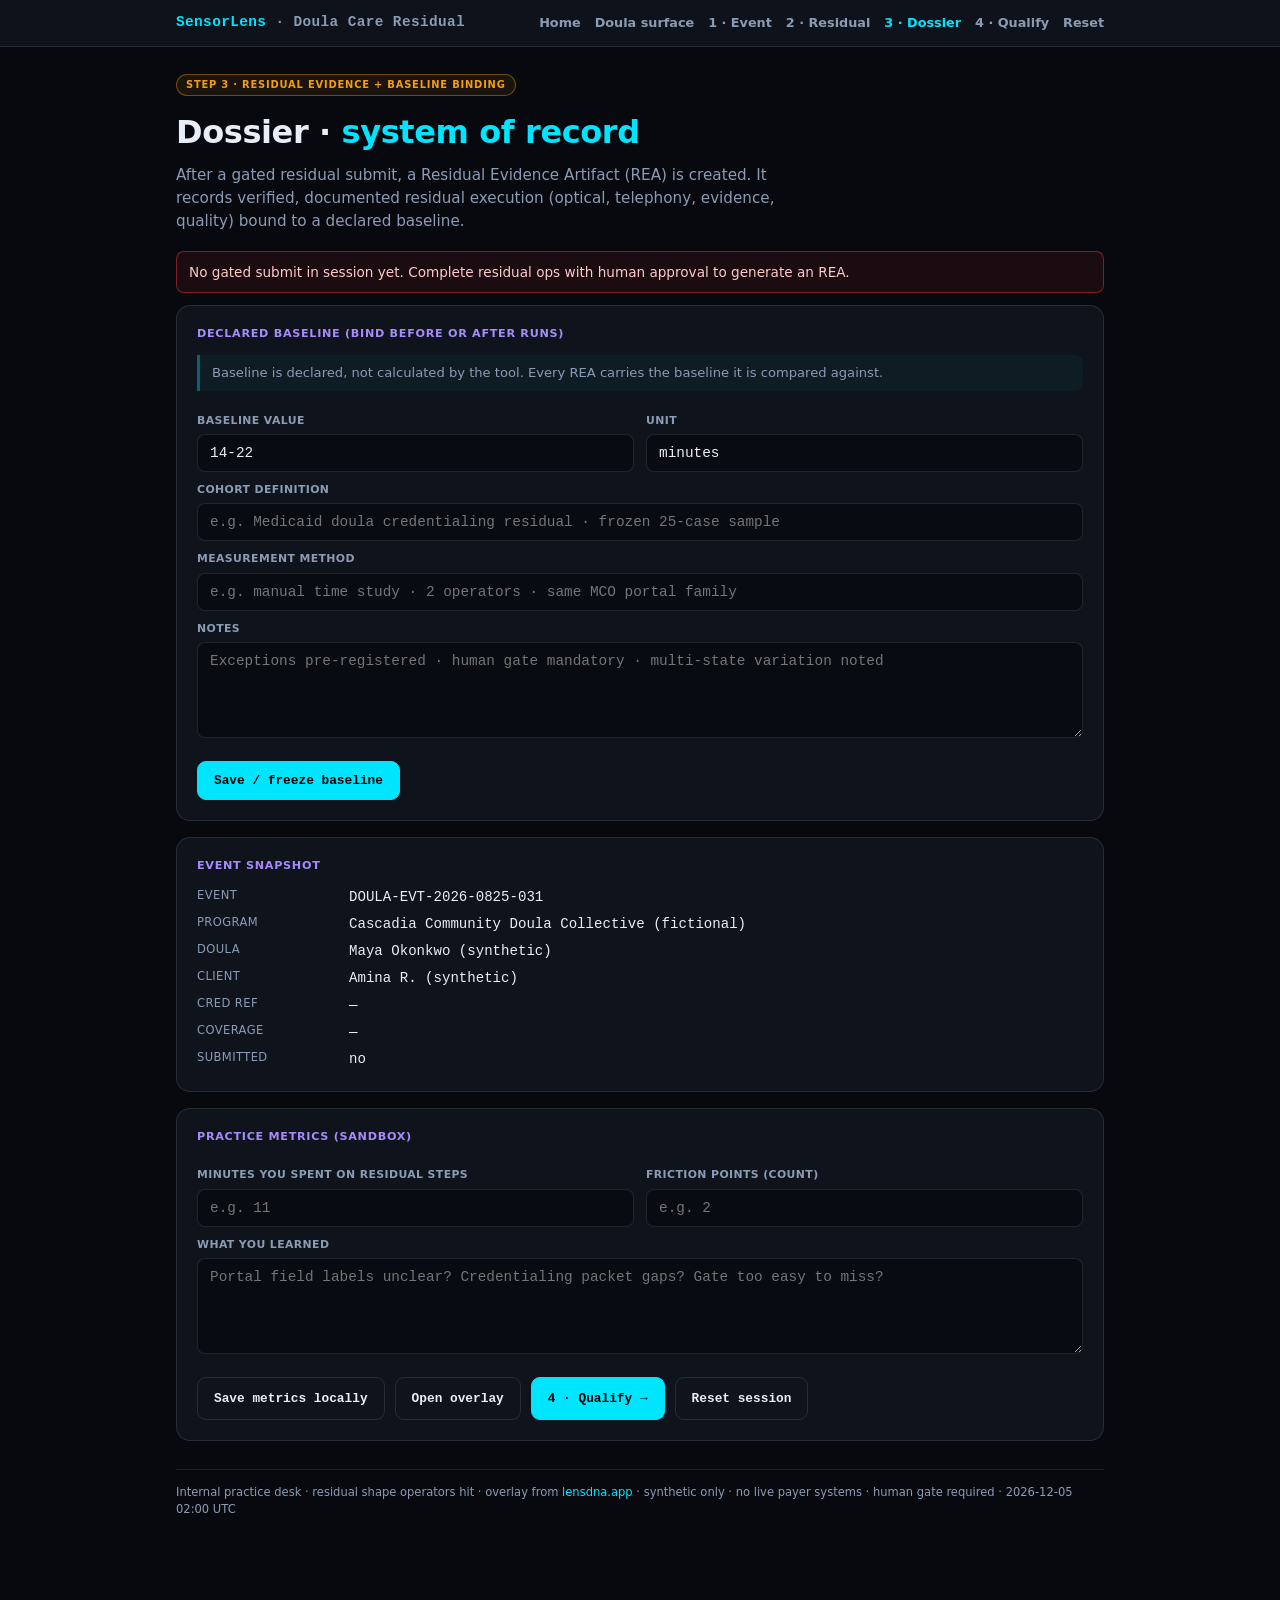
<file: doula-status.html>
<!DOCTYPE html>
<html lang="en">
<head>
  <meta charset="UTF-8" />
  <meta name="viewport" content="width=device-width, initial-scale=1" />
  <title>3 · Dossier · Doula Care Residual</title>
  <meta name="robots" content="noindex,nofollow" />
  <link rel="stylesheet" href="styles.css" />
</head>
<body>
  <header class="top">
    <div class="top-inner">
      <div class="brand mono">SensorLens <span>· Doula Care Residual</span></div>
      <nav>
        <a href="index.html">Home</a>
        <a href="doula.html">Doula surface</a>
        <a href="doula-event.html">1 · Event</a>
        <a href="doula-residual.html">2 · Residual</a>
        <a href="doula-status.html" class="on">3 · Dossier</a>
        <a href="doula-qualify.html">4 · Qualify</a>
        <a href="#" id="nav-reset">Reset</a>
      </nav>
    </div>
  </header>
  <main class="wrap">
    <div class="badge">Step 3 · residual evidence + baseline binding</div>
    <h1>Dossier · <span>system of record</span></h1>
    <p class="lead">
      After a gated residual submit, a Residual Evidence Artifact (REA) is created.
      It records verified, documented residual execution (optical, telephony, evidence, quality) bound to a declared baseline.
    </p>

    <div id="ok-banner" class="ok" style="display:none;">
      Residual Evidence Artifact recorded at <span class="mono" id="submit-ts"></span>.
      Human gate was checked. Artifact is downloadable below.
    </div>
    <div id="alert-banner" class="alert" style="display:none;">
      No gated submit in session yet. Complete residual ops with human approval to generate an REA.
    </div>

    <div class="card" id="rea-card" style="display:none;">
      <h2>Residual Evidence Artifact (REA)</h2>
      <p class="note" style="margin-top:0;">
        Structured system-of-record entry for this residual run after a coverage / enrollment decision.
        Bind it to a declared baseline. Export it. No one can deny the artifact exists.
      </p>
      <dl class="kv">
        <dt>Artifact ID</dt><dd class="mono" id="rea-id">—</dd>
        <dt>Created</dt><dd class="mono" id="rea-created">—</dd>
        <dt>Duration</dt><dd class="mono" id="rea-duration">—</dd>
        <dt>Optical verify</dt><dd id="rea-optical">—</dd>
        <dt>Telephony verify</dt><dd id="rea-telephony">—</dd>
        <dt>Evidence / packet</dt><dd id="rea-evidence">—</dd>
        <dt>Execution quality</dt><dd id="rea-quality">—</dd>
        <dt>Human gate</dt><dd id="rea-gate">—</dd>
        <dt>Outcome</dt><dd id="rea-outcome">—</dd>
        <dt>Content hash</dt><dd class="mono" style="font-size:0.72rem;word-break:break-all;" id="rea-hash">—</dd>
      </dl>
      <div class="btn-row">
        <button type="button" class="btn primary" id="btnDownloadREA">Download REA (.json)</button>
        <button type="button" class="btn" id="btnCopyREA">Copy human summary</button>
      </div>
      <p id="reaMsg" class="note" style="display:none;margin-top:12px;"></p>
    </div>

    <div class="card">
      <h2>Declared baseline (bind before or after runs)</h2>
      <p class="note">
        Baseline is declared, not calculated by the tool.
        Every REA carries the baseline it is compared against.
      </p>
      <div class="row">
        <div>
          <label for="bl_value">Baseline value</label>
          <input id="bl_value" placeholder="e.g. 16" />
        </div>
        <div>
          <label for="bl_unit">Unit</label>
          <input id="bl_unit" placeholder="minutes" value="minutes" />
        </div>
      </div>
      <label for="bl_cohort">Cohort definition</label>
      <input id="bl_cohort" placeholder="e.g. Medicaid doula credentialing residual · frozen 25-case sample" />
      <label for="bl_method">Measurement method</label>
      <input id="bl_method" placeholder="e.g. manual time study · 2 operators · same MCO portal family" />
      <label for="bl_notes">Notes</label>
      <textarea id="bl_notes" placeholder="Exceptions pre-registered · human gate mandatory · multi-state variation noted"></textarea>
      <div class="btn-row">
        <button type="button" class="btn primary" id="btnSaveBaseline">Save / freeze baseline</button>
      </div>
      <p id="blMsg" class="note" style="display:none;margin-top:12px;"></p>
    </div>

    <div class="card">
      <h2>Event snapshot</h2>
      <dl class="kv">
        <dt>Event</dt><dd id="kv-event">—</dd>
        <dt>Program</dt><dd id="kv-program">—</dd>
        <dt>Doula</dt><dd id="kv-doula">—</dd>
        <dt>Client</dt><dd id="kv-client">—</dd>
        <dt>Cred ref</dt><dd id="kv-cred">—</dd>
        <dt>Coverage</dt><dd id="kv-coverage">—</dd>
        <dt>Submitted</dt><dd id="kv-submitted">no</dd>
      </dl>
    </div>

    <div class="card">
      <h2>Practice metrics (sandbox)</h2>
      <div class="row">
        <div>
          <label for="m_minutes">Minutes you spent on residual steps</label>
          <input id="m_minutes" data-lensdna-target="m_minutes" placeholder="e.g. 11" />
        </div>
        <div>
          <label for="m_friction">Friction points (count)</label>
          <input id="m_friction" data-lensdna-target="m_friction" placeholder="e.g. 2" />
        </div>
      </div>
      <label for="m_notes">What you learned</label>
      <textarea id="m_notes" data-lensdna-target="m_notes" placeholder="Portal field labels unclear? Credentialing packet gaps? Gate too easy to miss?"></textarea>
      <div class="btn-row">
        <button type="button" class="btn" id="btnSaveMetrics">Save metrics locally</button>
        <button type="button" class="btn" onclick="window.LensDNA && window.LensDNA.open()">Open overlay</button>
        <a class="btn primary" href="doula-qualify.html">4 · Qualify →</a>
        <a class="btn" href="#" id="btn-reset">Reset session</a>
      </div>
      <p id="metricsMsg" class="note" style="display:none;margin-top:12px;"></p>
    </div>

    <p class="footer">
      Internal practice desk · residual shape operators hit · overlay from
      <a href="https://lensdna.app" target="_blank" rel="noopener">lensdna.app</a>
      · synthetic only · no live payer systems · human gate required · <span id="sl-now"></span>
    </p>
  </main>

  <script src="doula.js"></script>
  <script
    src="https://lensdna.app/embed.js"
    data-overlay-url="https://lensdna.app/overlay.html"
    data-tenant-id="sensorlens-sandbox"
    data-theme="dark"
    data-position="bottom-right"
    data-auto-open="false">
  </script>
  <script>
  (function () {
    var s = DoulaLens.load();
    var rea = s.last_rea || null;

    document.getElementById('kv-event').textContent = s.event_id || '—';
    document.getElementById('kv-program').textContent = s.program_name || '—';
    document.getElementById('kv-doula').textContent = s.doula_alias || '—';
    document.getElementById('kv-client').textContent = s.client_alias || '—';
    document.getElementById('kv-cred').textContent = s.portal_cred_ref || '—';
    document.getElementById('kv-coverage').textContent = (s.coverage_status || '—').slice(0, 80);
    document.getElementById('kv-submitted').textContent = s.submitted ? 'yes' : 'no';

    if (s.submitted && rea) {
      document.getElementById('ok-banner').style.display = 'block';
      document.getElementById('submit-ts').textContent = s.submit_ts || rea.created_at || '—';
      document.getElementById('rea-card').style.display = 'block';
      document.getElementById('rea-id').textContent = rea.artifact_id || '—';
      document.getElementById('rea-created').textContent = rea.created_at || '—';
      document.getElementById('rea-duration').textContent =
        (rea.run && rea.run.duration_seconds != null) ? rea.run.duration_seconds + 's' : '—';
      var opt = rea.verification && rea.verification.optical;
      var tel = rea.verification && rea.verification.telephony;
      var ev = rea.evidence || {};
      var q = rea.execution_quality || {};
      document.getElementById('rea-optical').textContent =
        (opt && opt.used) ? ('YES' + (opt.notes ? ' · ' + opt.notes : '')) : 'no';
      document.getElementById('rea-telephony').textContent =
        (tel && tel.used) ? ('YES' + (tel.notes ? ' · ' + tel.notes : '')) : 'no';
      document.getElementById('rea-evidence').textContent = ev.pdf_or_dossier || '—';
      document.getElementById('rea-quality').textContent = q.notes || '—';
      document.getElementById('rea-gate').textContent =
        (rea.human_gate && rea.human_gate.approved) ? 'Approved' : 'Not approved';
      document.getElementById('rea-outcome').textContent =
        (rea.outcome && rea.outcome.status) ? rea.outcome.status : '—';
      document.getElementById('rea-hash').textContent =
        (rea.integrity && rea.integrity.content_hash) ? rea.integrity.content_hash : '—';
    } else {
      document.getElementById('alert-banner').style.display = 'block';
    }

    document.getElementById('bl_value').value = s.baseline_value || s.baseline_minutes || '';
    document.getElementById('bl_unit').value = s.baseline_unit || 'minutes';
    document.getElementById('bl_cohort').value = s.baseline_cohort || s.pilot_workflow || '';
    document.getElementById('bl_method').value = s.baseline_method || '';
    document.getElementById('bl_notes').value = s.baseline_notes || '';

    document.getElementById('btnSaveBaseline').onclick = function () {
      DoulaLens.save({
        baseline_value: document.getElementById('bl_value').value.trim(),
        baseline_unit: document.getElementById('bl_unit').value.trim() || 'minutes',
        baseline_cohort: document.getElementById('bl_cohort').value.trim(),
        baseline_method: document.getElementById('bl_method').value.trim(),
        baseline_notes: document.getElementById('bl_notes').value.trim(),
        baseline_declared_at: new Date().toISOString(),
        baseline_minutes: document.getElementById('bl_value').value.trim() || s.baseline_minutes
      });
      var m = document.getElementById('blMsg');
      m.style.display = 'block';
      m.textContent = 'Baseline frozen and will be bound into the next REA.';
    };

    document.getElementById('btnDownloadREA').onclick = function () {
      if (!rea) return;
      DoulaLens.downloadREA(rea);
      var m = document.getElementById('reaMsg');
      m.style.display = 'block';
      m.textContent = 'REA JSON downloaded.';
    };

    document.getElementById('btnCopyREA').onclick = function () {
      if (!rea) return;
      var text = DoulaLens.humanSummary(rea);
      navigator.clipboard.writeText(text).then(function () {
        var m = document.getElementById('reaMsg');
        m.style.display = 'block';
        m.textContent = 'Human summary copied.';
      }).catch(function () { prompt('Copy this:', text); });
    };

    document.getElementById('btnSaveMetrics').onclick = function () {
      var payload = {
        minutes: document.getElementById('m_minutes').value,
        friction: document.getElementById('m_friction').value,
        notes: document.getElementById('m_notes').value,
        event_id: s.event_id,
        ts: new Date().toISOString()
      };
      try {
        var prev = JSON.parse(localStorage.getItem(DoulaLens.METRICS_KEY) || '[]');
        prev.push(payload);
        localStorage.setItem(DoulaLens.METRICS_KEY, JSON.stringify(prev.slice(-40)));
        var m = document.getElementById('metricsMsg');
        m.style.display = 'block';
        m.textContent = 'Saved locally (' + prev.length + ' runs).';
      } catch (e) { alert('Could not save'); }
    };

    function doReset(e) {
      e.preventDefault();
      DoulaLens.clear();
      location.href = 'doula.html';
    }
    document.getElementById('nav-reset').onclick = doReset;
    document.getElementById('btn-reset').onclick = doReset;
  })();
  </script>
</body>
</html>
</file>
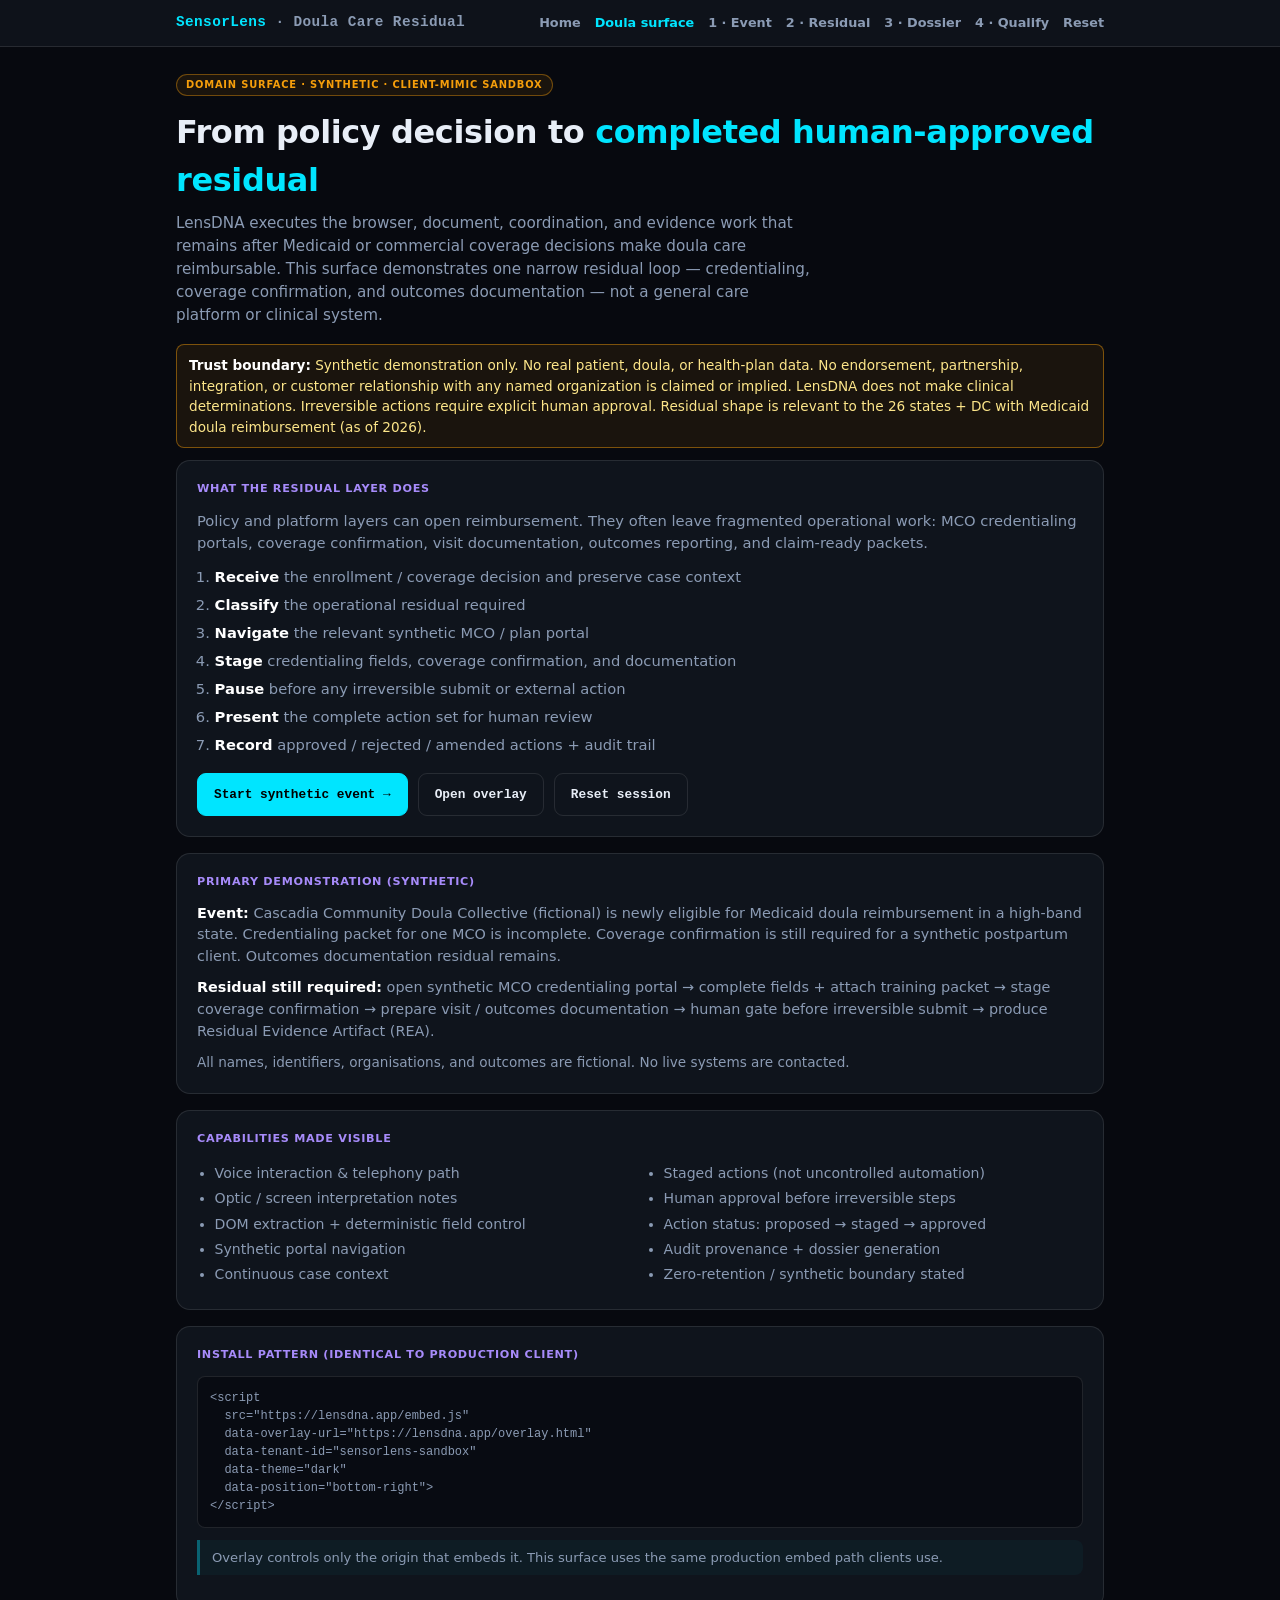
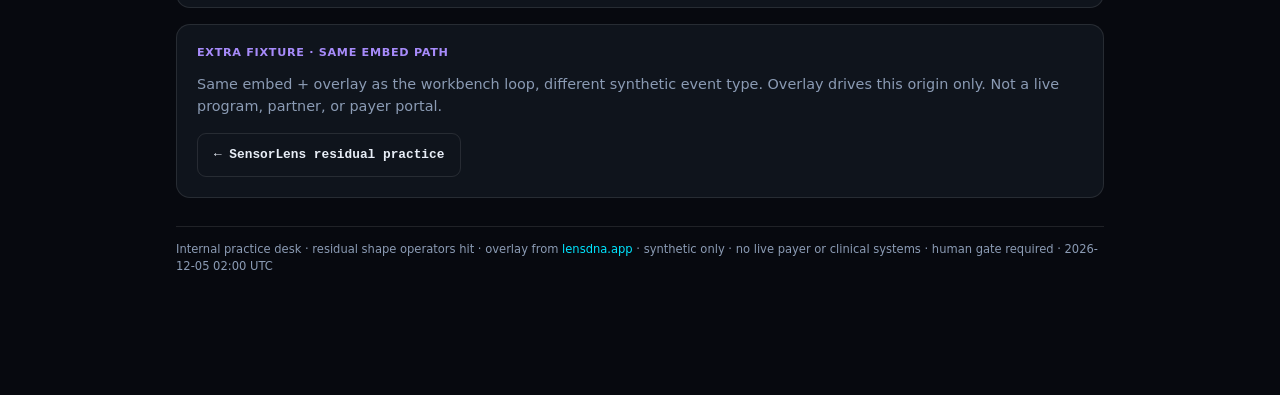
<file: doula.html>
<!DOCTYPE html>
<html lang="en">
<head>
  <meta charset="UTF-8" />
  <meta name="viewport" content="width=device-width, initial-scale=1" />
  <title>Doula Care Residual · LensDNA Execution Surface</title>
  <meta name="robots" content="noindex,nofollow" />
  <link rel="stylesheet" href="styles.css" />
</head>
<body>
  <header class="top">
    <div class="top-inner">
      <div class="brand mono">SensorLens <span>· Doula Care Residual</span></div>
      <nav>
        <a href="index.html">Home</a>
        <a href="doula.html" class="on">Doula surface</a>
        <a href="doula-event.html">1 · Event</a>
        <a href="doula-residual.html">2 · Residual</a>
        <a href="doula-status.html">3 · Dossier</a>
        <a href="doula-qualify.html">4 · Qualify</a>
        <a href="#" id="nav-reset">Reset</a>
      </nav>
    </div>
  </header>
  <main class="wrap">
    <div class="badge">Domain surface · synthetic · client-mimic sandbox</div>
    <h1>From policy decision to <span>completed human-approved residual</span></h1>
    <p class="lead">
      LensDNA executes the browser, document, coordination, and evidence work that remains after Medicaid or commercial coverage decisions make doula care reimbursable.
      This surface demonstrates one narrow residual loop — credentialing, coverage confirmation, and outcomes documentation — not a general care platform or clinical system.
    </p>

    <div class="alert" style="border-color:rgba(245,158,11,0.45);background:rgba(245,158,11,0.08);color:#fde68a;">
      <strong style="color:#fff;">Trust boundary:</strong> Synthetic demonstration only.
      No real patient, doula, or health-plan data.
      No endorsement, partnership, integration, or customer relationship with any named organization is claimed or implied.
      LensDNA does not make clinical determinations.
      Irreversible actions require explicit human approval.
      Residual shape is relevant to the 26 states + DC with Medicaid doula reimbursement (as of 2026).
    </div>

    <div class="card">
      <h2>What the residual layer does</h2>
      <p style="color:var(--muted);font-size:0.92rem;margin-bottom:12px;">
        Policy and platform layers can open reimbursement. They often leave fragmented operational work: MCO credentialing portals, coverage confirmation, visit documentation, outcomes reporting, and claim-ready packets.
      </p>
      <ol style="margin:0 0 0 1.1rem;color:var(--muted);font-size:0.92rem;">
        <li style="margin:6px 0;"><strong style="color:#fff">Receive</strong> the enrollment / coverage decision and preserve case context</li>
        <li style="margin:6px 0;"><strong style="color:#fff">Classify</strong> the operational residual required</li>
        <li style="margin:6px 0;"><strong style="color:#fff">Navigate</strong> the relevant synthetic MCO / plan portal</li>
        <li style="margin:6px 0;"><strong style="color:#fff">Stage</strong> credentialing fields, coverage confirmation, and documentation</li>
        <li style="margin:6px 0;"><strong style="color:#fff">Pause</strong> before any irreversible submit or external action</li>
        <li style="margin:6px 0;"><strong style="color:#fff">Present</strong> the complete action set for human review</li>
        <li style="margin:6px 0;"><strong style="color:#fff">Record</strong> approved / rejected / amended actions + audit trail</li>
      </ol>
      <div class="btn-row">
        <a class="btn primary" href="doula-event.html">Start synthetic event →</a>
        <button type="button" class="btn" onclick="window.LensDNA && window.LensDNA.open()">Open overlay</button>
        <a class="btn" href="#" id="btn-reset">Reset session</a>
      </div>
    </div>

    <div class="card">
      <h2>Primary demonstration (synthetic)</h2>
      <p style="color:var(--muted);font-size:0.9rem;margin-bottom:10px;">
        <strong style="color:#fff">Event:</strong> Cascadia Community Doula Collective (fictional) is newly eligible for Medicaid doula reimbursement in a high-band state.
        Credentialing packet for one MCO is incomplete. Coverage confirmation is still required for a synthetic postpartum client. Outcomes documentation residual remains.
      </p>
      <p style="color:var(--muted);font-size:0.9rem;margin-bottom:10px;">
        <strong style="color:#fff">Residual still required:</strong> open synthetic MCO credentialing portal → complete fields + attach training packet → stage coverage confirmation → prepare visit / outcomes documentation → human gate before irreversible submit → produce Residual Evidence Artifact (REA).
      </p>
      <p style="color:var(--muted);font-size:0.85rem;">
        All names, identifiers, organisations, and outcomes are fictional. No live systems are contacted.
      </p>
    </div>

    <div class="card">
      <h2>Capabilities made visible</h2>
      <div class="row" style="grid-template-columns:1fr 1fr;">
        <ul style="margin:0 0 0 1.1rem;color:var(--muted);font-size:0.88rem;">
          <li style="margin:4px 0;">Voice interaction & telephony path</li>
          <li style="margin:4px 0;">Optic / screen interpretation notes</li>
          <li style="margin:4px 0;">DOM extraction + deterministic field control</li>
          <li style="margin:4px 0;">Synthetic portal navigation</li>
          <li style="margin:4px 0;">Continuous case context</li>
        </ul>
        <ul style="margin:0 0 0 1.1rem;color:var(--muted);font-size:0.88rem;">
          <li style="margin:4px 0;">Staged actions (not uncontrolled automation)</li>
          <li style="margin:4px 0;">Human approval before irreversible steps</li>
          <li style="margin:4px 0;">Action status: proposed → staged → approved</li>
          <li style="margin:4px 0;">Audit provenance + dossier generation</li>
          <li style="margin:4px 0;">Zero-retention / synthetic boundary stated</li>
        </ul>
      </div>
    </div>

    <div class="card">
      <h2>Install pattern (identical to production client)</h2>
      <pre class="mono" style="font-size:0.75rem;color:var(--muted);overflow:auto;background:#080b12;padding:12px;border-radius:8px;border:1px solid var(--border);">&lt;script
  src="https://lensdna.app/embed.js"
  data-overlay-url="https://lensdna.app/overlay.html"
  data-tenant-id="sensorlens-sandbox"
  data-theme="dark"
  data-position="bottom-right"&gt;
&lt;/script&gt;</pre>
      <p class="note" style="margin-top:12px;">
        Overlay controls only the origin that embeds it. This surface uses the same production embed path clients use.
      </p>
    </div>

    <div class="card">
      <h2>Extra fixture · same embed path</h2>
      <p style="color:var(--muted);font-size:0.9rem;">
        Same embed + overlay as the workbench loop, different synthetic event type.
        Overlay drives this origin only. Not a live program, partner, or payer portal.
      </p>
      <div class="btn-row">
        <a class="btn" href="index.html">← SensorLens residual practice</a>
      </div>
    </div>

    <p class="footer">
      Internal practice desk · residual shape operators hit · overlay from
      <a href="https://lensdna.app" target="_blank" rel="noopener">lensdna.app</a>
      · synthetic only · no live payer or clinical systems · human gate required · <span id="sl-now"></span>
    </p>
  </main>

  <script src="doula.js"></script>
  <script
    src="https://lensdna.app/embed.js"
    data-overlay-url="https://lensdna.app/overlay.html"
    data-tenant-id="sensorlens-sandbox"
    data-theme="dark"
    data-position="bottom-right"
    data-auto-open="false">
  </script>
  <script>
    document.getElementById('btn-reset').onclick = document.getElementById('nav-reset').onclick = function (e) {
      e.preventDefault();
      DoulaLens.clear();
      location.href = 'doula.html';
    };
  </script>
</body>
</html>
</file>
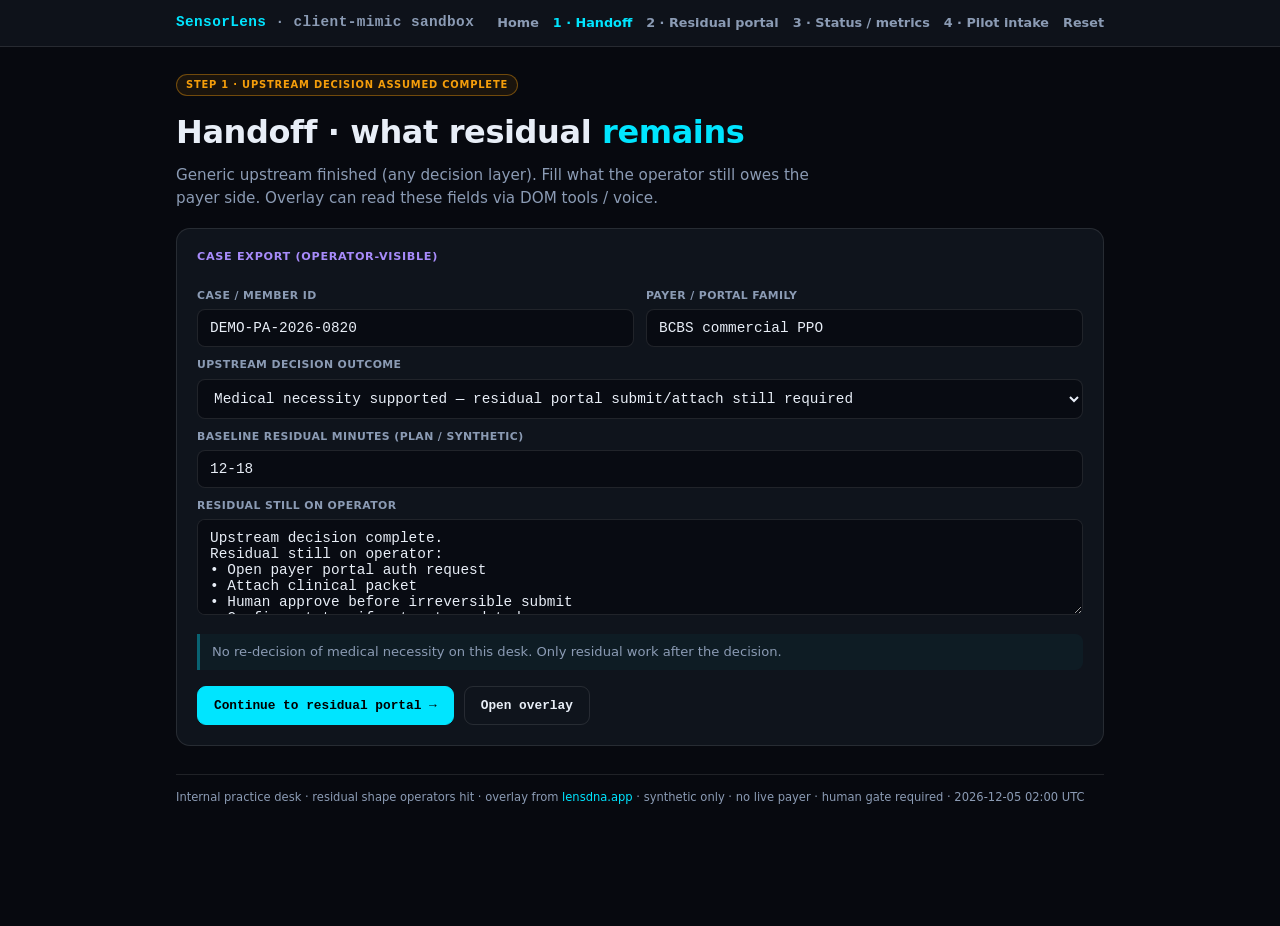
<file: handoff.html>
<!DOCTYPE html>
<html lang="en">
<head>
  <meta charset="UTF-8" />
  <meta name="viewport" content="width=device-width, initial-scale=1" />
  <title>1 · Handoff · SensorLens</title>
  <meta name="robots" content="noindex,nofollow" />
  <link rel="stylesheet" href="styles.css" />
</head>
<body>
  <header class="top">
    <div class="top-inner">
      <div class="brand mono">SensorLens <span>· client-mimic sandbox</span></div>
      <nav>
        <a href="index.html">Home</a>
        <a href="handoff.html" class="on">1 · Handoff</a>
        <a href="residual.html">2 · Residual portal</a>
        <a href="status.html">3 · Status / metrics</a>
        <a href="pilot-intake.html">4 · Pilot intake</a>
        <a href="#" id="nav-reset">Reset</a>
      </nav>
    </div>
  </header>
  <main class="wrap">
    <div class="badge">Step 1 · upstream decision assumed complete</div>
    <h1>Handoff · what residual <span>remains</span></h1>
    <p class="lead">
      Generic upstream finished (any decision layer). Fill what the operator still owes the payer side.
      Overlay can read these fields via DOM tools / voice.
    </p>

    <form class="card" id="handoffForm">
      <h2>Case export (operator-visible)</h2>
      <div class="row">
        <div>
          <label for="case_id">Case / member id</label>
          <input id="case_id" name="case_id" data-lensdna-target="case_id" required />
        </div>
        <div>
          <label for="payer">Payer / portal family</label>
          <input id="payer" name="payer" data-lensdna-target="payer" required />
        </div>
      </div>
      <label for="decision">Upstream decision outcome</label>
      <select id="decision" name="decision" data-lensdna-target="decision">
        <option value="Medical necessity supported — residual portal submit/attach still required">Medical necessity supported — residual portal submit/attach still required</option>
        <option value="Documentation gap flagged — operator must attach before submit">Documentation gap flagged — operator must attach before submit</option>
        <option value="Status chase only — decision already on file">Status chase only — decision already on file</option>
      </select>
      <label for="baseline_minutes">Baseline residual minutes (plan / synthetic)</label>
      <input id="baseline_minutes" name="baseline_minutes" data-lensdna-target="baseline_minutes" placeholder="e.g. 12-18" />
      <label for="export_notes">Residual still on operator</label>
      <textarea id="export_notes" name="export_notes" data-lensdna-target="export_notes" required></textarea>
      <p class="note">
        No re-decision of medical necessity on this desk. Only residual work after the decision.
      </p>
      <div class="btn-row">
        <button type="submit" class="btn primary">Continue to residual portal →</button>
        <button type="button" class="btn" onclick="window.LensDNA && window.LensDNA.open()">Open overlay</button>
      </div>
    </form>

    <p class="footer">
      Internal practice desk · residual shape operators hit · overlay from
      <a href="https://lensdna.app" target="_blank" rel="noopener">lensdna.app</a>
      · synthetic only · no live payer · human gate required · <span id="sl-now"></span>
    </p>
  </main>

  <script src="sensorlens.js"></script>
  <script
    src="https://lensdna.app/embed.js"
    data-overlay-url="https://lensdna.app/overlay.html"
    data-tenant-id="sensorlens-sandbox"
    data-theme="dark"
    data-position="bottom-right"
    data-auto-open="false">
  </script>
  <script>
    (function () {
      const s = SensorLens.load();
      document.getElementById('case_id').value = s.case_id;
      document.getElementById('payer').value = s.payer;
      document.getElementById('decision').value = s.decision;
      document.getElementById('baseline_minutes').value = s.baseline_minutes;
      document.getElementById('export_notes').value = s.export_notes;

      document.getElementById('handoffForm').addEventListener('submit', function (e) {
        e.preventDefault();
        SensorLens.save({
          case_id: document.getElementById('case_id').value.trim(),
          payer: document.getElementById('payer').value.trim(),
          decision: document.getElementById('decision').value,
          baseline_minutes: document.getElementById('baseline_minutes').value.trim() || '12-18',
          export_notes: document.getElementById('export_notes').value.trim(),
          // clear residual progress when starting a new handoff
          submitted: false,
          submit_ts: '',
          timing_json: '',
          run_seconds: '',
          gate_blocked: false
        });
        location.href = 'residual.html';
      });

      document.getElementById('nav-reset').onclick = function (e) {
        e.preventDefault();
        SensorLens.clear();
        location.href = 'index.html';
      };
    })();
  </script>
</body>
</html>
</file>
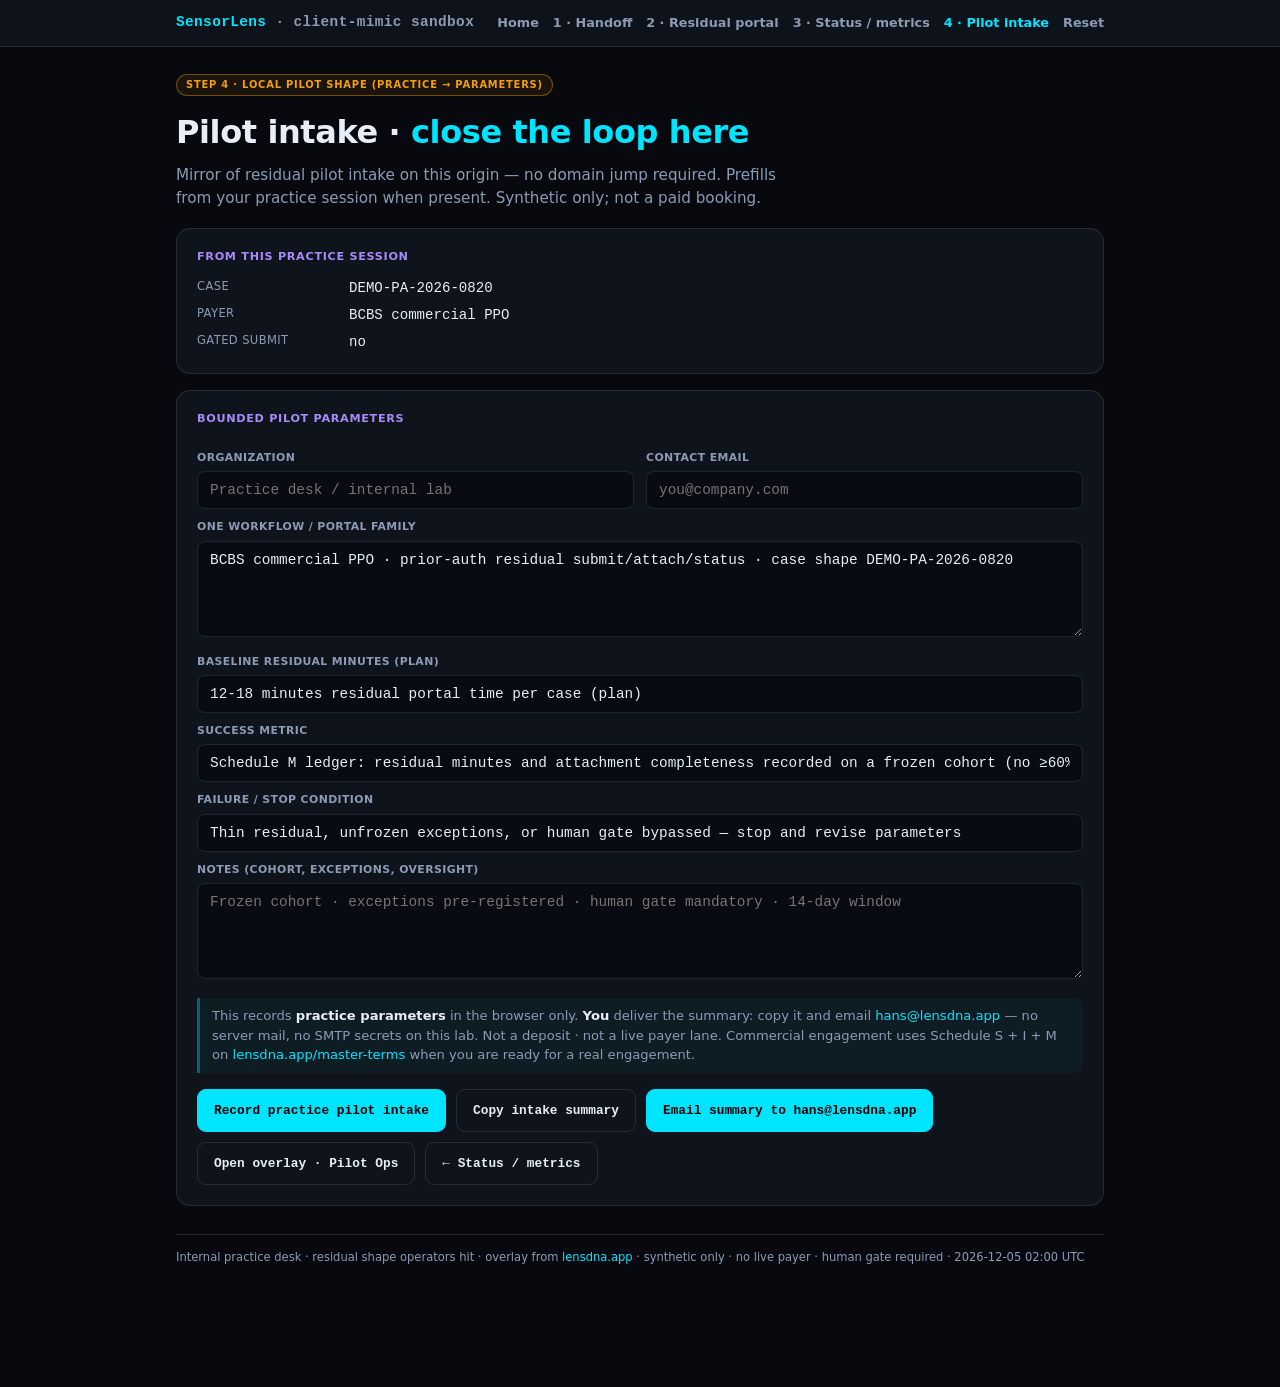
<file: pilot-intake.html>
<!DOCTYPE html>
<html lang="en">
<head>
  <meta charset="UTF-8" />
  <meta name="viewport" content="width=device-width, initial-scale=1" />
  <title>4 · Pilot intake · SensorLens</title>
  <meta name="robots" content="noindex,nofollow" />
  <link rel="stylesheet" href="styles.css" />
</head>
<body>
  <header class="top">
    <div class="top-inner">
      <div class="brand mono">SensorLens <span>· client-mimic sandbox</span></div>
      <nav>
        <a href="index.html">Home</a>
        <a href="handoff.html">1 · Handoff</a>
        <a href="residual.html">2 · Residual portal</a>
        <a href="status.html">3 · Status / metrics</a>
        <a href="pilot-intake.html" class="on">4 · Pilot intake</a>
        <a href="#" id="nav-reset">Reset</a>
      </nav>
    </div>
  </header>
  <main class="wrap">
    <div class="badge">Step 4 · local pilot shape (practice → parameters)</div>
    <h1>Pilot intake · <span>close the loop here</span></h1>
    <p class="lead">
      Mirror of residual pilot intake on this origin — no domain jump required.
      Prefills from your practice session when present. Synthetic only; not a paid booking.
    </p>

    <div id="recorded-banner" class="ok" style="display:none;">
      Practice pilot intake recorded in this browser session at <span class="mono" id="recorded-ts"></span>.
      Next: <strong style="color:#fff">Copy intake summary</strong> and email it to
      <a href="mailto:hans@lensdna.app"><span class="mono">hans@lensdna.app</span></a>,
      or use <strong style="color:#fff">Email summary</strong> to open your mail client with the body filled in.
    </div>

    <div class="card">
      <h2>From this practice session</h2>
      <dl class="kv">
        <dt>Case</dt><dd id="kv-case">—</dd>
        <dt>Payer</dt><dd id="kv-payer">—</dd>
        <dt>Gated submit</dt><dd id="kv-submitted">no</dd>
      </dl>
    </div>

    <form class="card" id="pilotIntakeForm">
      <h2>Bounded pilot parameters</h2>
      <div class="row">
        <div>
          <label for="pilot_org">Organization</label>
          <input id="pilot_org" name="pilot_org" data-lensdna-target="pilot_org" placeholder="Practice desk / internal lab" />
        </div>
        <div>
          <label for="pilot_email">Contact email</label>
          <input id="pilot_email" name="pilot_email" type="email" data-lensdna-target="pilot_email" placeholder="you@company.com" />
        </div>
      </div>
      <label for="pilot_workflow">One workflow / portal family</label>
      <textarea id="pilot_workflow" name="pilot_workflow" data-lensdna-target="pilot_workflow" required></textarea>
      <label for="pilot_baseline">Baseline residual minutes (plan)</label>
      <input id="pilot_baseline" name="pilot_baseline" data-lensdna-target="pilot_baseline" required />
      <label for="pilot_success">Success metric</label>
      <input id="pilot_success" name="pilot_success" data-lensdna-target="pilot_success" required />
      <label for="pilot_fail">Failure / stop condition</label>
      <input id="pilot_fail" name="pilot_fail" data-lensdna-target="pilot_fail" required />
      <label for="pilot_notes">Notes (cohort, exceptions, oversight)</label>
      <textarea id="pilot_notes" name="pilot_notes" data-lensdna-target="pilot_notes" placeholder="Frozen cohort · exceptions pre-registered · human gate mandatory · 14-day window"></textarea>

      <p class="note">
        This records <strong style="color:#e8eef7">practice parameters</strong> in the browser only.
        <strong style="color:#e8eef7">You</strong> deliver the summary: copy it and email
        <a href="mailto:hans@lensdna.app">hans@lensdna.app</a>
        — no server mail, no SMTP secrets on this lab.
        Not a deposit · not a live payer lane.
        Commercial engagement uses Schedule S + I + M on
        <a href="https://lensdna.app/master-terms" target="_blank" rel="noopener">lensdna.app/master-terms</a>
        when you are ready for a real engagement.
      </p>

      <div class="btn-row">
        <button type="submit" class="btn primary">Record practice pilot intake</button>
        <button type="button" class="btn" id="btnCopyPilot">Copy intake summary</button>
        <a class="btn primary" id="btnEmailPilot" href="mailto:hans@lensdna.app">Email summary to hans@lensdna.app</a>
        <button type="button" class="btn" onclick="window.LensDNA && window.LensDNA.open()">Open overlay · Pilot Ops</button>
        <a class="btn" href="status.html">← Status / metrics</a>
      </div>
    </form>

    <p class="footer">
      Internal practice desk · residual shape operators hit · overlay from
      <a href="https://lensdna.app" target="_blank" rel="noopener">lensdna.app</a>
      · synthetic only · no live payer · human gate required · <span id="sl-now"></span>
    </p>
  </main>

  <script src="sensorlens.js"></script>
  <script
    src="https://lensdna.app/embed.js"
    data-overlay-url="https://lensdna.app/overlay.html"
    data-tenant-id="sensorlens-sandbox"
    data-theme="dark"
    data-position="bottom-right"
    data-auto-open="false">
  </script>
  <script>
  (function () {
    var s = SensorLens.load();

    document.getElementById('kv-case').textContent = s.case_id || '—';
    document.getElementById('kv-payer').textContent = s.payer || '—';
    document.getElementById('kv-submitted').textContent = s.submitted ? 'yes' : 'no';

    // Prefill
    document.getElementById('pilot_org').value = s.pilot_org || '';
    document.getElementById('pilot_email').value = s.pilot_email || '';
    document.getElementById('pilot_workflow').value = s.pilot_workflow || (
      (s.payer || 'One payer portal family') + ' · prior-auth residual submit/attach/status · case shape ' + (s.case_id || 'synthetic')
    );
    document.getElementById('pilot_baseline').value = s.pilot_baseline || (
      (s.baseline_minutes || '8-12') + ' minutes residual portal time per case (plan)'
    );
    document.getElementById('pilot_success').value = s.pilot_success ||
      'Schedule M ledger: residual minutes and attachment completeness recorded on a frozen cohort (no ≥60% warranty)';
    document.getElementById('pilot_fail').value = s.pilot_fail ||
      'Thin residual, unfrozen exceptions, or human gate bypassed — stop and revise parameters';
    document.getElementById('pilot_notes').value = s.pilot_notes || '';

    if (s.pilot_recorded) {
      document.getElementById('recorded-banner').style.display = 'block';
      document.getElementById('recorded-ts').textContent = s.pilot_recorded_ts || '—';
    }

    function summary() {
      var g = function (id) {
        var e = document.getElementById(id);
        return e ? e.value : '';
      };
      return [
        'SENSORLENS PRACTICE PILOT INTAKE',
        'Org: ' + g('pilot_org'),
        'Email: ' + g('pilot_email'),
        'Workflow: ' + g('pilot_workflow'),
        'Baseline: ' + g('pilot_baseline'),
        'Success: ' + g('pilot_success'),
        'Fail/stop: ' + g('pilot_fail'),
        'Notes: ' + g('pilot_notes'),
        'Session case: ' + (s.case_id || '—') + ' · payer: ' + (s.payer || '—') + ' · gated submit: ' + (s.submitted ? 'yes' : 'no'),
        '',
        'Scope: practice parameters only. Not a commercial booking. Not live payer. Economics remain underwriting until measured on a real residual pilot.'
      ].join('\n');
    }

    function wireCopyAndMail() {
      var text = summary();
      var b = document.getElementById('btnCopyPilot');
      if (b) {
        b.onclick = function () {
          navigator.clipboard.writeText(text).then(function () {
            alert('Practice pilot intake copied — paste into email to hans@lensdna.app');
          }).catch(function () {
            prompt('Copy this summary:', text);
          });
        };
      }
      var m = document.getElementById('btnEmailPilot');
      if (m) {
        m.href = 'mailto:hans@lensdna.app'
          + '?subject=' + encodeURIComponent('SensorLens practice pilot intake')
          + '&body=' + encodeURIComponent(text);
      }
    }

    wireCopyAndMail();
    document.querySelectorAll('#pilotIntakeForm input, #pilotIntakeForm textarea').forEach(function (el) {
      el.addEventListener('input', wireCopyAndMail);
    });

    document.getElementById('pilotIntakeForm').addEventListener('submit', function (e) {
      e.preventDefault();
      var ts = new Date().toISOString();
      SensorLens.save({
        pilot_org: document.getElementById('pilot_org').value.trim(),
        pilot_email: document.getElementById('pilot_email').value.trim(),
        pilot_workflow: document.getElementById('pilot_workflow').value.trim(),
        pilot_baseline: document.getElementById('pilot_baseline').value.trim(),
        pilot_success: document.getElementById('pilot_success').value.trim(),
        pilot_fail: document.getElementById('pilot_fail').value.trim(),
        pilot_notes: document.getElementById('pilot_notes').value.trim(),
        pilot_recorded: true,
        pilot_recorded_ts: ts
      });
      location.href = 'pilot-intake.html'; // reload to show banner
    });

    document.getElementById('nav-reset').onclick = function (e) {
      e.preventDefault();
      SensorLens.clear();
      location.href = 'index.html';
    };
  })();
  </script>
</body>
</html>
</file>
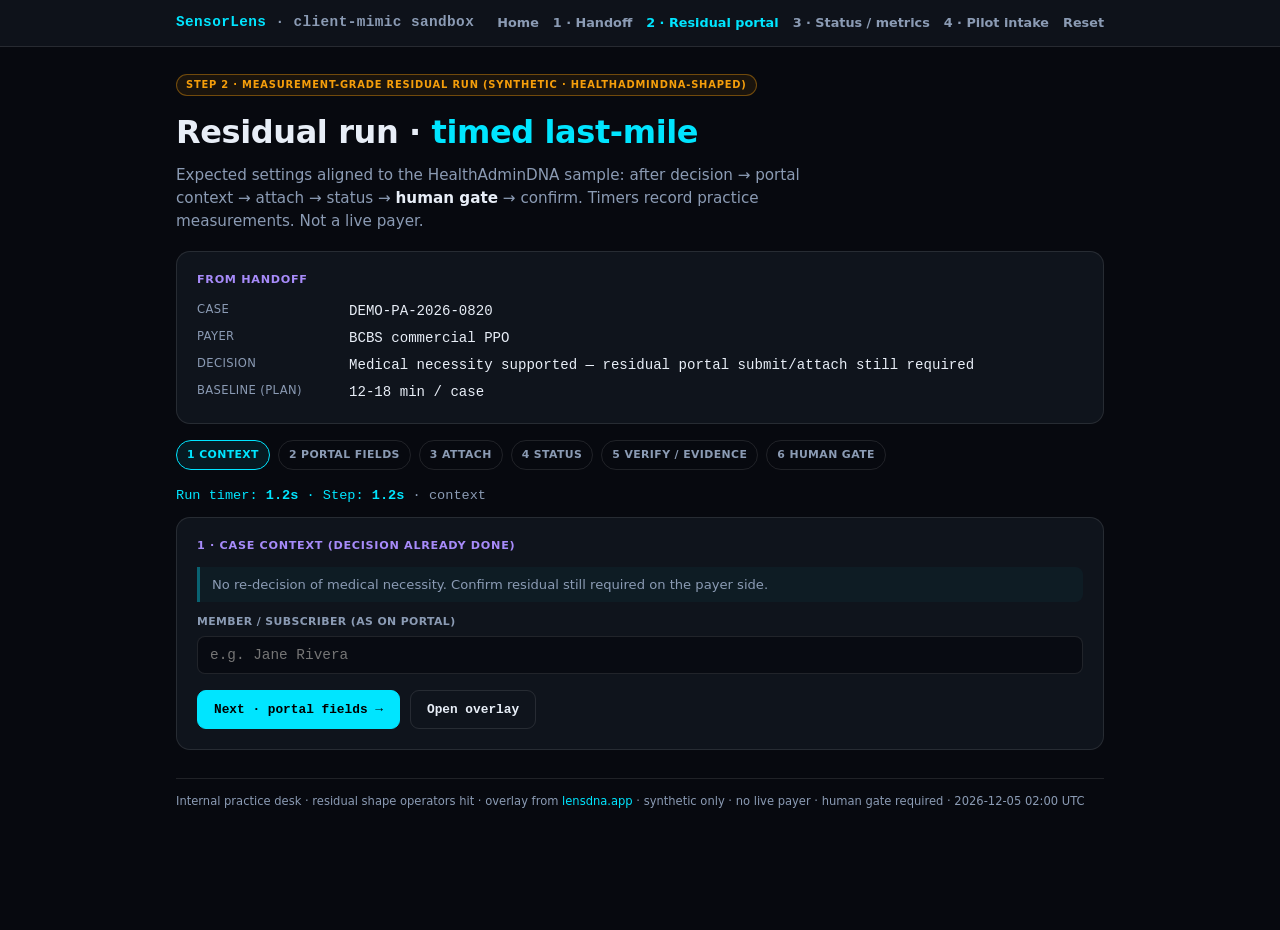
<file: residual.html>
<!DOCTYPE html>
<html lang="en">
<head>
  <meta charset="UTF-8" />
  <meta name="viewport" content="width=device-width, initial-scale=1" />
  <title>2 · Residual run · SensorLens</title>
  <meta name="robots" content="noindex,nofollow" />
  <link rel="stylesheet" href="styles.css" />
</head>
<body>
  <header class="top">
    <div class="top-inner">
      <div class="brand mono">SensorLens <span>· client-mimic sandbox</span></div>
      <nav>
        <a href="index.html">Home</a>
        <a href="handoff.html">1 · Handoff</a>
        <a href="residual.html" class="on">2 · Residual portal</a>
        <a href="status.html">3 · Status / metrics</a>
        <a href="pilot-intake.html">4 · Pilot intake</a>
        <a href="#" id="nav-reset">Reset</a>
      </nav>
    </div>
  </header>
  <main class="wrap">
    <div class="badge">Step 2 · measurement-grade residual run (synthetic · HealthAdminDNA-shaped)</div>
    <h1>Residual run · <span>timed last-mile</span></h1>
    <p class="lead">
      Expected settings aligned to the HealthAdminDNA sample: after decision → portal context → attach → status → <strong style="color:#e8eef7">human gate</strong> → confirm.
      Timers record practice measurements. Not a live payer.
    </p>

    <div id="gate-alert" class="alert" style="display:none;">
      Human gate blocked submit — approval required. Residual execution does not bypass the operator.
    </div>

    <div class="card">
      <h2>From handoff</h2>
      <dl class="kv">
        <dt>Case</dt><dd id="kv-case">—</dd>
        <dt>Payer</dt><dd id="kv-payer">—</dd>
        <dt>Decision</dt><dd id="kv-decision">—</dd>
        <dt>Baseline (plan)</dt><dd id="kv-baseline">12-18 min / case</dd>
      </dl>
    </div>

    <div class="step-rail" id="stepRail">
      <span class="s on" data-step="1">1 Context</span>
      <span class="s" data-step="2">2 Portal fields</span>
      <span class="s" data-step="3">3 Attach</span>
      <span class="s" data-step="4">4 Status</span>
      <span class="s" data-step="5">5 Verify / evidence</span>
      <span class="s" data-step="6">6 Human gate</span>
    </div>
    <p class="timer mono">Run timer: <strong id="runTimer">0.0s</strong> · Step: <strong id="stepTimer">0.0s</strong> <span id="stepLabel">· context</span></p>

    <form class="card" id="residualForm">
      <div class="panel on" data-panel="1">
        <h2>1 · Case context (decision already done)</h2>
        <p class="note">No re-decision of medical necessity. Confirm residual still required on the payer side.</p>
        <label for="portal_member">Member / subscriber (as on portal)</label>
        <input id="portal_member" name="portal_member" data-lensdna-target="portal_member" placeholder="e.g. Jane Rivera" />
        <div class="btn-row">
          <button type="button" class="btn primary" data-next="2">Next · portal fields →</button>
          <button type="button" class="btn" onclick="window.LensDNA && window.LensDNA.open()">Open overlay</button>
        </div>
      </div>

      <div class="panel" data-panel="2">
        <h2>2 · Portal residual fields</h2>
        <div class="row">
          <div>
            <label for="auth_ref">Auth / reference number</label>
            <input id="auth_ref" name="auth_ref" data-lensdna-target="auth_ref" placeholder="Portal ref" />
          </div>
          <div>
            <label for="cpt">CPT / service codes</label>
            <input id="cpt" name="cpt" data-lensdna-target="cpt" placeholder="e.g. 99214" />
          </div>
        </div>
        <div class="btn-row">
          <button type="button" class="btn" data-next="1">← Back</button>
          <button type="button" class="btn primary" data-next="3">Next · attachments →</button>
        </div>
      </div>

      <div class="panel" data-panel="3">
        <h2>3 · Attachments / packet</h2>
        <label for="attachment_note">Attachments prepared</label>
        <textarea id="attachment_note" name="attachment_note" data-lensdna-target="attachment_note" placeholder="LMN, clinical packet, labs…"></textarea>
        <div class="btn-row">
          <button type="button" class="btn" data-next="2">← Back</button>
          <button type="button" class="btn primary" data-next="4">Next · status →</button>
        </div>
      </div>

      <div class="panel" data-panel="4">
        <h2>4 · Status / verification notes</h2>
        <label for="status_note">Status notes (portal or phone residual)</label>
        <textarea id="status_note" name="status_note" data-lensdna-target="status_note" placeholder="Portal status text, verification notes…"></textarea>
        <div class="btn-row">
          <button type="button" class="btn" data-next="3">← Back</button>
          <button type="button" class="btn primary" data-next="5">Next · verify / evidence →</button>
        </div>
      </div>

      <div class="panel" data-panel="5">
        <h2>5 · Verification & evidence</h2>
        <p class="note">Residual value is accuracy, consistency, verification, and documentation — not only minutes.</p>
        <label for="optical_notes">Optical verification (inputs / outputs confirmed on screen)</label>
        <textarea id="optical_notes" name="optical_notes" data-lensdna-target="optical_notes" placeholder="What was optically verified or documented from the portal screens…"></textarea>
        <label for="telephony_notes">Telephony verification (status / confirmation by voice)</label>
        <textarea id="telephony_notes" name="telephony_notes" data-lensdna-target="telephony_notes" placeholder="Call outcome, verification notes, who confirmed…"></textarea>
        <label for="evidence_notes">Evidence / PDF / dossier storage</label>
        <textarea id="evidence_notes" name="evidence_notes" data-lensdna-target="evidence_notes" placeholder="PDF generated, packet stored, evidence reference…"></textarea>
        <label for="quality_notes">Execution quality (accuracy, consistency, completeness)</label>
        <textarea id="quality_notes" name="quality_notes" data-lensdna-target="quality_notes" placeholder="Any accuracy or consistency observations for this residual run…"></textarea>
        <div class="btn-row">
          <button type="button" class="btn" data-next="4">← Back</button>
          <button type="button" class="btn primary" data-next="6">Next · human gate →</button>
        </div>
      </div>

      <div class="panel" data-panel="6">
        <h2>6 · Human gate (irreversible)</h2>
        <div class="gate">
          <label class="chk">
            <input type="checkbox" name="human_approve" value="yes" data-lensdna-target="human_approve" id="human_approve" />
            <span>
              <strong style="color:var(--neon)">I approve irreversible residual submit</strong> for this synthetic case.
              Without this check, submit is rejected — same discipline as production.
            </span>
          </label>
        </div>
        <div class="btn-row">
          <button type="button" class="btn" data-next="5">← Back</button>
          <button type="submit" class="btn primary">Submit residual (gated) →</button>
          <a class="btn" href="handoff.html">← Handoff</a>
        </div>
      </div>
    </form>

    <p class="footer">
      Internal practice desk · residual shape operators hit · overlay from
      <a href="https://lensdna.app" target="_blank" rel="noopener">lensdna.app</a>
      · synthetic only · no live payer · human gate required · <span id="sl-now"></span>
    </p>
  </main>

  <script src="sensorlens.js"></script>
  <script
    src="https://lensdna.app/embed.js"
    data-overlay-url="https://lensdna.app/overlay.html"
    data-tenant-id="sensorlens-sandbox"
    data-theme="dark"
    data-position="bottom-right"
    data-auto-open="false">
  </script>
  <script>
  (function () {
    var s = SensorLens.load();
    document.getElementById('kv-case').textContent = s.case_id || '—';
    document.getElementById('kv-payer').textContent = s.payer || '—';
    document.getElementById('kv-decision').textContent = s.decision || '—';
    document.getElementById('kv-baseline').textContent = (s.baseline_minutes || '12-18') + ' min / case';

    document.getElementById('portal_member').value = s.portal_member || '';
    document.getElementById('auth_ref').value = s.auth_ref || '';
    document.getElementById('cpt').value = s.cpt || '';
    document.getElementById('attachment_note').value = s.attachment_note || '';
    document.getElementById('status_note').value = s.status_note || '';
    if (document.getElementById('optical_notes')) document.getElementById('optical_notes').value = s.optical_notes || '';
    if (document.getElementById('telephony_notes')) document.getElementById('telephony_notes').value = s.telephony_notes || '';
    if (document.getElementById('evidence_notes')) document.getElementById('evidence_notes').value = s.evidence_notes || '';
    if (document.getElementById('quality_notes')) document.getElementById('quality_notes').value = s.quality_notes || '';

    if (s.gate_blocked) {
      document.getElementById('gate-alert').style.display = 'block';
      // clear the flag so it only shows once
      SensorLens.save({ gate_blocked: false });
    }

    // --- timers & step rail (same as original) ---
    var runStart = Date.now();
    var stepStart = Date.now();
    var current = 1;
    var timing = {};
    var labels = {1:'context',2:'portal',3:'attach',4:'status',5:'verify',6:'gate'};

    function fmt(ms) { return (ms/1000).toFixed(1) + 's'; }
    function tick() {
      document.getElementById('runTimer').textContent = fmt(Date.now() - runStart);
      document.getElementById('stepTimer').textContent = fmt(Date.now() - stepStart);
    }
    setInterval(tick, 200);

    function show(n) {
      if (current && current !== n) {
        timing['step_' + current + '_' + labels[current]] = Math.round((Date.now() - stepStart) / 100) / 10;
      }
      current = n;
      stepStart = Date.now();
      document.querySelectorAll('.panel').forEach(function (p) {
        p.classList.toggle('on', p.getAttribute('data-panel') === String(n));
      });
      document.querySelectorAll('#stepRail .s').forEach(function (el) {
        var sn = parseInt(el.getAttribute('data-step'), 10);
        el.classList.toggle('on', sn === n);
        el.classList.toggle('done', sn < n);
      });
      document.getElementById('stepLabel').textContent = '· ' + labels[n];
    }

    document.querySelectorAll('[data-next]').forEach(function (btn) {
      btn.addEventListener('click', function () {
        show(parseInt(btn.getAttribute('data-next'), 10));
      });
    });

    document.getElementById('residualForm').addEventListener('submit', function (e) {
      e.preventDefault();

      timing['step_' + current + '_' + labels[current]] = Math.round((Date.now() - stepStart) / 100) / 10;
      timing.total_seconds = Math.round((Date.now() - runStart) / 100) / 10;
      timing.baseline_plan_min = s.baseline_minutes || '12-18';
      timing.case_id = s.case_id;
      timing.payer = s.payer;

      var approved = document.getElementById('human_approve').checked;
      var submitTs = approved ? new Date().toISOString() : '';

      SensorLens.save({
        portal_member: document.getElementById('portal_member').value.trim(),
        auth_ref: document.getElementById('auth_ref').value.trim(),
        cpt: document.getElementById('cpt').value.trim(),
        attachment_note: document.getElementById('attachment_note').value.trim(),
        status_note: document.getElementById('status_note').value.trim(),
        optical_notes: (document.getElementById('optical_notes') || {}).value || '',
        telephony_notes: (document.getElementById('telephony_notes') || {}).value || '',
        evidence_notes: (document.getElementById('evidence_notes') || {}).value || '',
        quality_notes: (document.getElementById('quality_notes') || {}).value || '',
        timing_json: JSON.stringify(timing),
        run_seconds: String(timing.total_seconds),
        submitted: approved,
        submit_ts: submitTs,
        gate_blocked: !approved
      });

      if (approved) {
        // Build Residual Evidence Artifact (system of record)
        SensorLens.buildREA({
          timing: timing,
          started_at: new Date(runStart).toISOString()
        }).then(function (rea) {
          SensorLens.saveREA(rea);
          location.href = 'status.html';
        }).catch(function () {
          location.href = 'status.html';
        });
      } else {
        location.href = 'residual.html';
      }
    });

    document.getElementById('nav-reset').onclick = function (e) {
      e.preventDefault();
      SensorLens.clear();
      location.href = 'index.html';
    };
  })();
  </script>
</body>
</html>
</file>
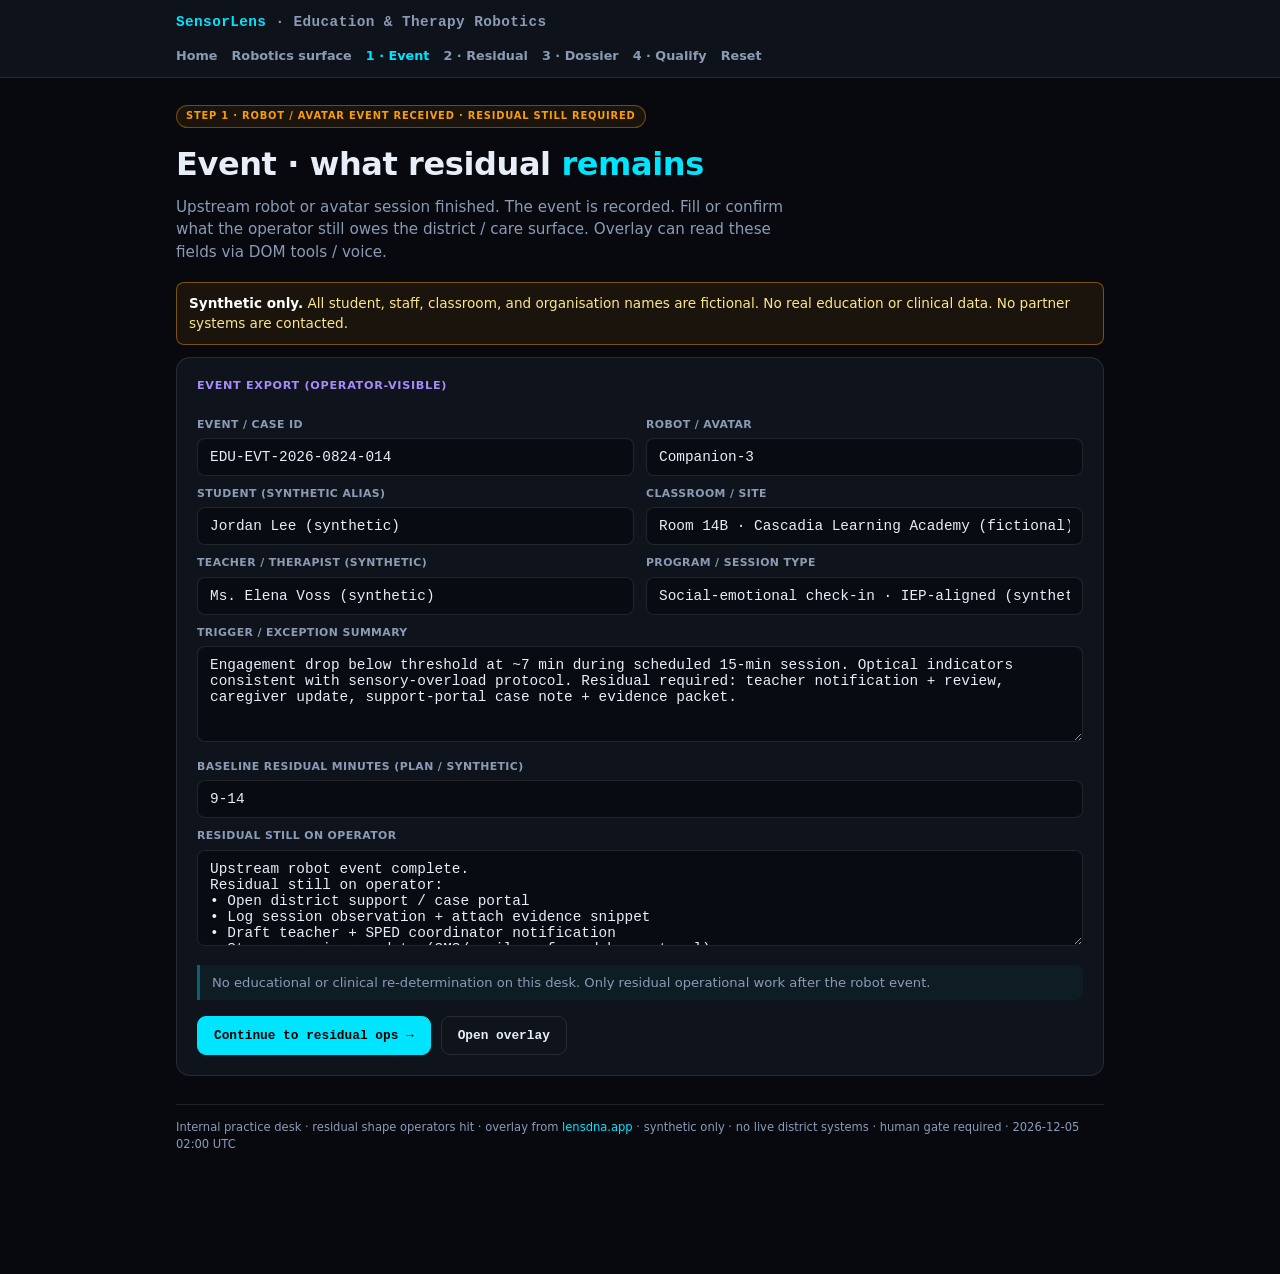
<file: robotics-event.html>
<!DOCTYPE html>
<html lang="en">
<head>
  <meta charset="UTF-8" />
  <meta name="viewport" content="width=device-width, initial-scale=1" />
  <title>1 · Event · Education & Therapy Robotics</title>
  <meta name="robots" content="noindex,nofollow" />
  <link rel="stylesheet" href="styles.css" />
</head>
<body>
  <header class="top">
    <div class="top-inner">
      <div class="brand mono">SensorLens <span>· Education & Therapy Robotics</span></div>
      <nav>
        <a href="index.html">Home</a>
        <a href="robotics.html">Robotics surface</a>
        <a href="robotics-event.html" class="on">1 · Event</a>
        <a href="robotics-residual.html">2 · Residual</a>
        <a href="robotics-status.html">3 · Dossier</a>
        <a href="robotics-qualify.html">4 · Qualify</a>
        <a href="#" id="nav-reset">Reset</a>
      </nav>
    </div>
  </header>
  <main class="wrap">
    <div class="badge">Step 1 · robot / avatar event received · residual still required</div>
    <h1>Event · what residual <span>remains</span></h1>
    <p class="lead">
      Upstream robot or avatar session finished. The event is recorded. Fill or confirm what the operator still owes the district / care surface.
      Overlay can read these fields via DOM tools / voice.
    </p>

    <div class="alert" style="border-color:rgba(245,158,11,0.45);background:rgba(245,158,11,0.08);color:#fde68a;">
      <strong style="color:#fff;">Synthetic only.</strong> All student, staff, classroom, and organisation names are fictional.
      No real education or clinical data. No partner systems are contacted.
    </div>

    <form class="card" id="eventForm">
      <h2>Event export (operator-visible)</h2>
      <div class="row">
        <div>
          <label for="event_id">Event / case id</label>
          <input id="event_id" name="event_id" data-lensdna-target="event_id" required />
        </div>
        <div>
          <label for="robot_id">Robot / avatar</label>
          <input id="robot_id" name="robot_id" data-lensdna-target="robot_id" required />
        </div>
      </div>
      <div class="row">
        <div>
          <label for="student_alias">Student (synthetic alias)</label>
          <input id="student_alias" name="student_alias" data-lensdna-target="student_alias" required />
        </div>
        <div>
          <label for="classroom">Classroom / site</label>
          <input id="classroom" name="classroom" data-lensdna-target="classroom" required />
        </div>
      </div>
      <div class="row">
        <div>
          <label for="teacher">Teacher / therapist (synthetic)</label>
          <input id="teacher" name="teacher" data-lensdna-target="teacher" required />
        </div>
        <div>
          <label for="program">Program / session type</label>
          <input id="program" name="program" data-lensdna-target="program" required />
        </div>
      </div>
      <label for="trigger">Trigger / exception summary</label>
      <textarea id="trigger" name="trigger" data-lensdna-target="trigger" required></textarea>
      <label for="baseline_minutes">Baseline residual minutes (plan / synthetic)</label>
      <input id="baseline_minutes" name="baseline_minutes" data-lensdna-target="baseline_minutes" placeholder="e.g. 9-14" />
      <label for="residual_notes">Residual still on operator</label>
      <textarea id="residual_notes" name="residual_notes" data-lensdna-target="residual_notes" required></textarea>
      <p class="note">
        No educational or clinical re-determination on this desk. Only residual operational work after the robot event.
      </p>
      <div class="btn-row">
        <button type="submit" class="btn primary">Continue to residual ops →</button>
        <button type="button" class="btn" onclick="window.LensDNA && window.LensDNA.open()">Open overlay</button>
      </div>
    </form>

    <p class="footer">
      Internal practice desk · residual shape operators hit · overlay from
      <a href="https://lensdna.app" target="_blank" rel="noopener">lensdna.app</a>
      · synthetic only · no live district systems · human gate required · <span id="sl-now"></span>
    </p>
  </main>

  <script src="robotics.js"></script>
  <script
    src="https://lensdna.app/embed.js"
    data-overlay-url="https://lensdna.app/overlay.html"
    data-tenant-id="sensorlens-sandbox"
    data-theme="dark"
    data-position="bottom-right"
    data-auto-open="false">
  </script>
  <script>
    (function () {
      const s = RoboticsLens.load();
      document.getElementById('event_id').value = s.event_id;
      document.getElementById('robot_id').value = s.robot_id;
      document.getElementById('student_alias').value = s.student_alias;
      document.getElementById('classroom').value = s.classroom;
      document.getElementById('teacher').value = s.teacher;
      document.getElementById('program').value = s.program;
      document.getElementById('trigger').value = s.trigger;
      document.getElementById('baseline_minutes').value = s.baseline_minutes;
      document.getElementById('residual_notes').value = s.residual_notes;

      document.getElementById('eventForm').addEventListener('submit', function (e) {
        e.preventDefault();
        RoboticsLens.save({
          event_id: document.getElementById('event_id').value.trim(),
          robot_id: document.getElementById('robot_id').value.trim(),
          student_alias: document.getElementById('student_alias').value.trim(),
          classroom: document.getElementById('classroom').value.trim(),
          teacher: document.getElementById('teacher').value.trim(),
          program: document.getElementById('program').value.trim(),
          trigger: document.getElementById('trigger').value.trim(),
          baseline_minutes: document.getElementById('baseline_minutes').value.trim() || '9-14',
          residual_notes: document.getElementById('residual_notes').value.trim(),
          // clear residual progress when starting a new event
          submitted: false,
          submit_ts: '',
          timing_json: '',
          run_seconds: '',
          gate_blocked: false
        });
        location.href = 'robotics-residual.html';
      });

      document.getElementById('nav-reset').onclick = function (e) {
        e.preventDefault();
        RoboticsLens.clear();
        location.href = 'robotics.html';
      };
    })();
  </script>
</body>
</html>
</file>
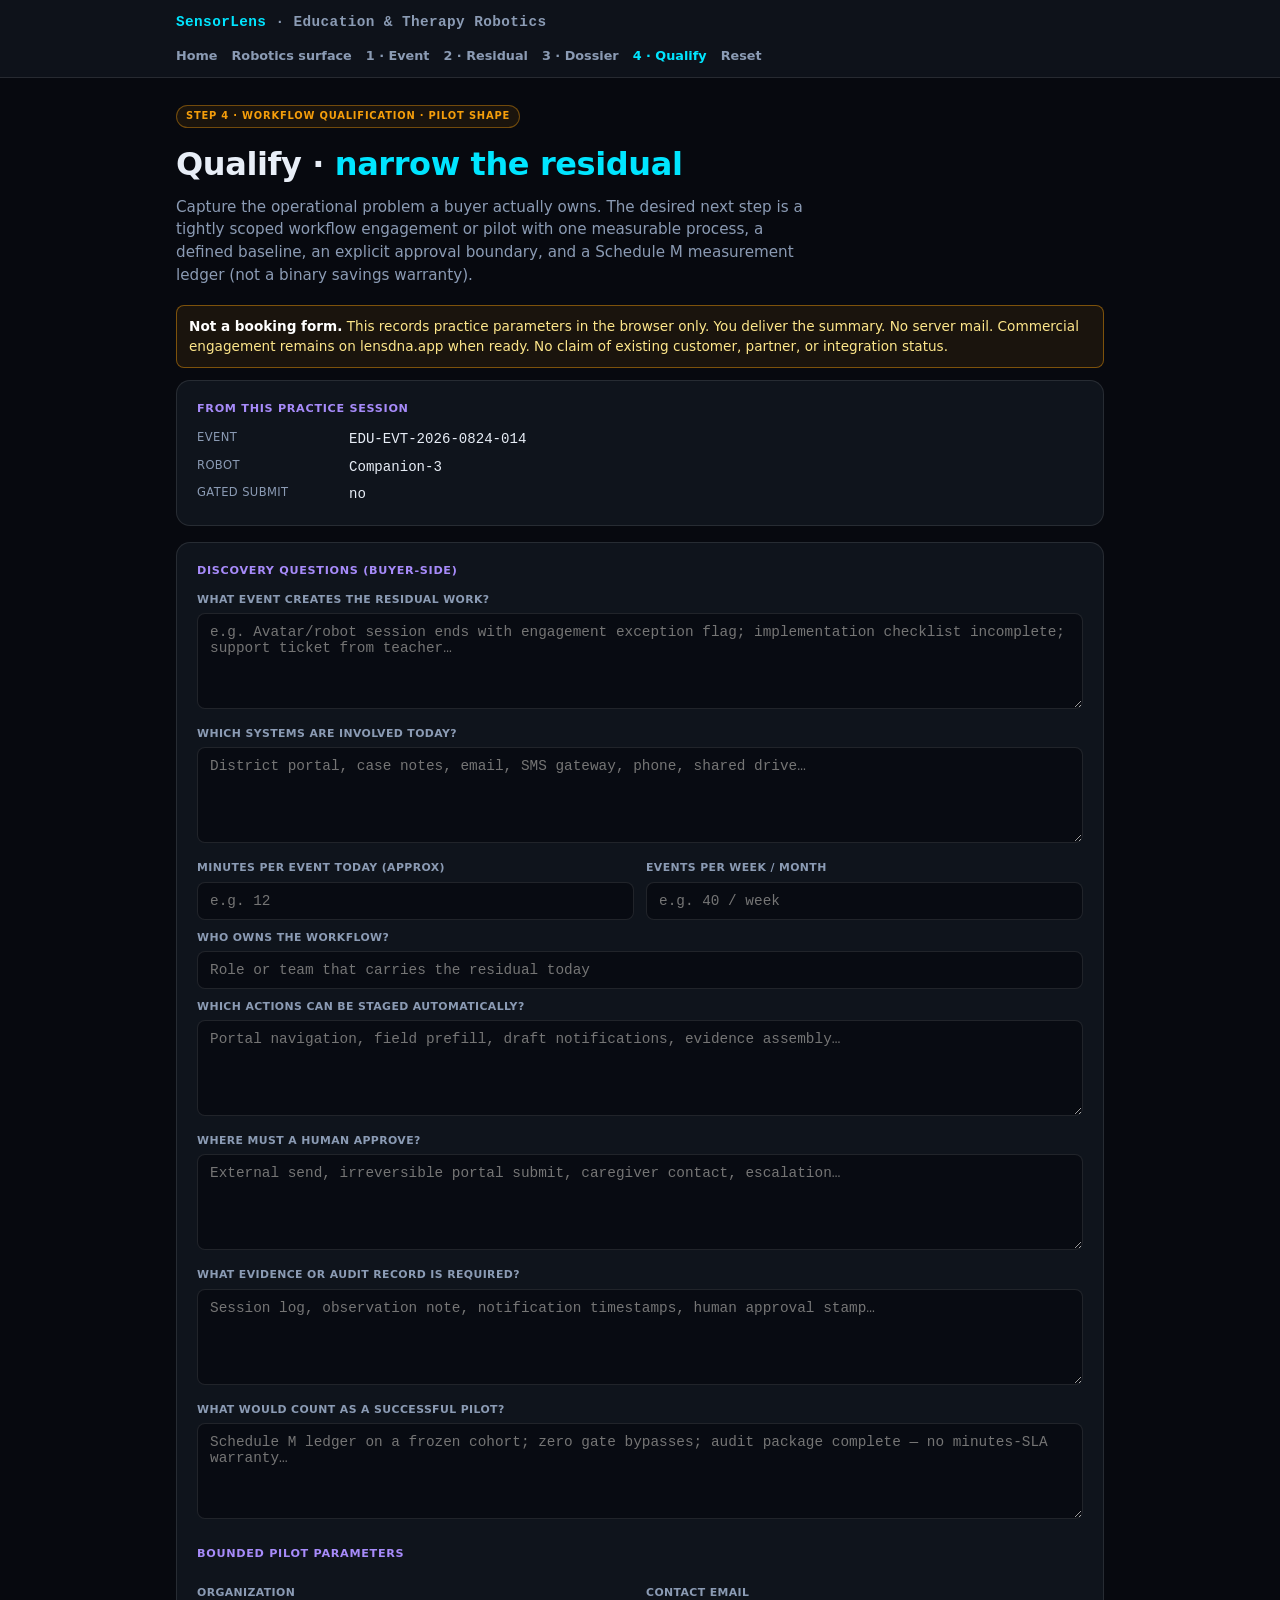
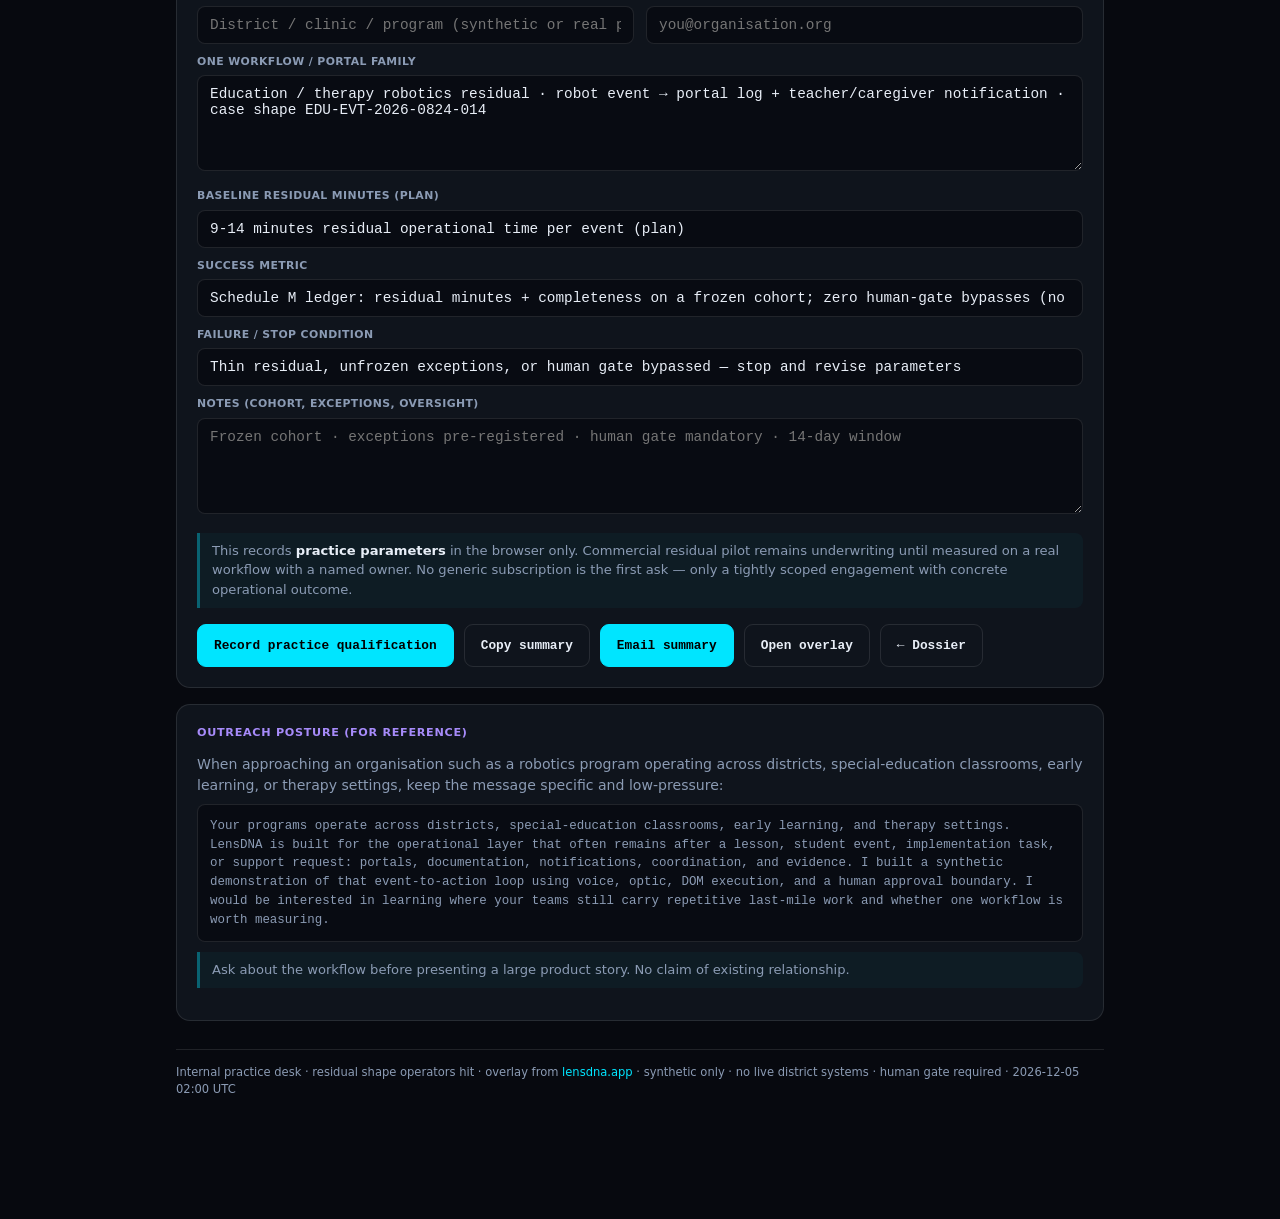
<file: robotics-qualify.html>
<!DOCTYPE html>
<html lang="en">
<head>
  <meta charset="UTF-8" />
  <meta name="viewport" content="width=device-width, initial-scale=1" />
  <title>4 · Qualify · Education & Therapy Robotics</title>
  <meta name="robots" content="noindex,nofollow" />
  <link rel="stylesheet" href="styles.css" />
</head>
<body>
  <header class="top">
    <div class="top-inner">
      <div class="brand mono">SensorLens <span>· Education & Therapy Robotics</span></div>
      <nav>
        <a href="index.html">Home</a>
        <a href="robotics.html">Robotics surface</a>
        <a href="robotics-event.html">1 · Event</a>
        <a href="robotics-residual.html">2 · Residual</a>
        <a href="robotics-status.html">3 · Dossier</a>
        <a href="robotics-qualify.html" class="on">4 · Qualify</a>
        <a href="#" id="nav-reset">Reset</a>
      </nav>
    </div>
  </header>
  <main class="wrap">
    <div class="badge">Step 4 · workflow qualification · pilot shape</div>
    <h1>Qualify · <span>narrow the residual</span></h1>
    <p class="lead">
      Capture the operational problem a buyer actually owns. The desired next step is a tightly scoped workflow engagement or pilot with one measurable process, a defined baseline, an explicit approval boundary, and a Schedule M measurement ledger (not a binary savings warranty).
    </p>

    <div class="alert" style="border-color:rgba(245,158,11,0.45);background:rgba(245,158,11,0.08);color:#fde68a;">
      <strong style="color:#fff;">Not a booking form.</strong> This records practice parameters in the browser only.
      You deliver the summary. No server mail. Commercial engagement remains on lensdna.app when ready.
      No claim of existing customer, partner, or integration status.
    </div>

    <div id="recorded-banner" class="ok" style="display:none;">
      Practice qualification recorded in this browser session at <span class="mono" id="recorded-ts"></span>.
      Next: <strong style="color:#fff">Copy summary</strong> and email it, or use the mailto link.
    </div>

    <div class="card">
      <h2>From this practice session</h2>
      <dl class="kv">
        <dt>Event</dt><dd id="kv-event">—</dd>
        <dt>Robot</dt><dd id="kv-robot">—</dd>
        <dt>Gated submit</dt><dd id="kv-submitted">no</dd>
      </dl>
    </div>

    <form class="card" id="qualifyForm">
      <h2>Discovery questions (buyer-side)</h2>
      <label for="q_event">What event creates the residual work?</label>
      <textarea id="q_event" name="q_event" data-lensdna-target="q_event" placeholder="e.g. Avatar/robot session ends with engagement exception flag; implementation checklist incomplete; support ticket from teacher…"></textarea>
      <label for="q_systems">Which systems are involved today?</label>
      <textarea id="q_systems" name="q_systems" data-lensdna-target="q_systems" placeholder="District portal, case notes, email, SMS gateway, phone, shared drive…"></textarea>
      <div class="row">
        <div>
          <label for="q_minutes">Minutes per event today (approx)</label>
          <input id="q_minutes" name="q_minutes" data-lensdna-target="q_minutes" placeholder="e.g. 12" />
        </div>
        <div>
          <label for="q_volume">Events per week / month</label>
          <input id="q_volume" name="q_volume" data-lensdna-target="q_volume" placeholder="e.g. 40 / week" />
        </div>
      </div>
      <label for="q_owner">Who owns the workflow?</label>
      <input id="q_owner" name="q_owner" data-lensdna-target="q_owner" placeholder="Role or team that carries the residual today" />
      <label for="q_auto">Which actions can be staged automatically?</label>
      <textarea id="q_auto" name="q_auto" data-lensdna-target="q_auto" placeholder="Portal navigation, field prefill, draft notifications, evidence assembly…"></textarea>
      <label for="q_gate">Where must a human approve?</label>
      <textarea id="q_gate" name="q_gate" data-lensdna-target="q_gate" placeholder="External send, irreversible portal submit, caregiver contact, escalation…"></textarea>
      <label for="q_evidence">What evidence or audit record is required?</label>
      <textarea id="q_evidence" name="q_evidence" data-lensdna-target="q_evidence" placeholder="Session log, observation note, notification timestamps, human approval stamp…"></textarea>
      <label for="q_success">What would count as a successful pilot?</label>
      <textarea id="q_success" name="q_success" data-lensdna-target="q_success" placeholder="Schedule M ledger on a frozen cohort; zero gate bypasses; audit package complete — no minutes-SLA warranty…"></textarea>

      <h2 style="margin-top:20px;">Bounded pilot parameters</h2>
      <div class="row">
        <div>
          <label for="pilot_org">Organization</label>
          <input id="pilot_org" name="pilot_org" data-lensdna-target="pilot_org" placeholder="District / clinic / program (synthetic or real prospect)" />
        </div>
        <div>
          <label for="pilot_email">Contact email</label>
          <input id="pilot_email" name="pilot_email" type="email" data-lensdna-target="pilot_email" placeholder="you@organisation.org" />
        </div>
      </div>
      <label for="pilot_workflow">One workflow / portal family</label>
      <textarea id="pilot_workflow" name="pilot_workflow" data-lensdna-target="pilot_workflow" required></textarea>
      <label for="pilot_baseline">Baseline residual minutes (plan)</label>
      <input id="pilot_baseline" name="pilot_baseline" data-lensdna-target="pilot_baseline" required />
      <label for="pilot_success">Success metric</label>
      <input id="pilot_success" name="pilot_success" data-lensdna-target="pilot_success" required />
      <label for="pilot_fail">Failure / stop condition</label>
      <input id="pilot_fail" name="pilot_fail" data-lensdna-target="pilot_fail" required />
      <label for="pilot_notes">Notes (cohort, exceptions, oversight)</label>
      <textarea id="pilot_notes" name="pilot_notes" data-lensdna-target="pilot_notes" placeholder="Frozen cohort · exceptions pre-registered · human gate mandatory · 14-day window"></textarea>

      <p class="note">
        This records <strong style="color:#e8eef7">practice parameters</strong> in the browser only.
        Commercial residual pilot remains underwriting until measured on a real workflow with a named owner.
        No generic subscription is the first ask — only a tightly scoped engagement with concrete operational outcome.
      </p>

      <div class="btn-row">
        <button type="submit" class="btn primary">Record practice qualification</button>
        <button type="button" class="btn" id="btnCopy">Copy summary</button>
        <a class="btn primary" id="btnEmail" href="mailto:hans@lensdna.app">Email summary</a>
        <button type="button" class="btn" onclick="window.LensDNA && window.LensDNA.open()">Open overlay</button>
        <a class="btn" href="robotics-status.html">← Dossier</a>
      </div>
    </form>

    <div class="card">
      <h2>Outreach posture (for reference)</h2>
      <p style="color:var(--muted);font-size:0.88rem;margin-bottom:8px;">
        When approaching an organisation such as a robotics program operating across districts, special-education classrooms, early learning, or therapy settings, keep the message specific and low-pressure:
      </p>
      <pre class="mono" style="font-size:0.78rem;color:var(--muted);overflow:auto;background:#080b12;padding:12px;border-radius:8px;border:1px solid var(--border);white-space:pre-wrap;">Your programs operate across districts, special-education classrooms, early learning, and therapy settings. LensDNA is built for the operational layer that often remains after a lesson, student event, implementation task, or support request: portals, documentation, notifications, coordination, and evidence. I built a synthetic demonstration of that event-to-action loop using voice, optic, DOM execution, and a human approval boundary. I would be interested in learning where your teams still carry repetitive last-mile work and whether one workflow is worth measuring.</pre>
      <p class="note" style="margin-top:10px;">
        Ask about the workflow before presenting a large product story. No claim of existing relationship.
      </p>
    </div>

    <p class="footer">
      Internal practice desk · residual shape operators hit · overlay from
      <a href="https://lensdna.app" target="_blank" rel="noopener">lensdna.app</a>
      · synthetic only · no live district systems · human gate required · <span id="sl-now"></span>
    </p>
  </main>

  <script src="robotics.js"></script>
  <script
    src="https://lensdna.app/embed.js"
    data-overlay-url="https://lensdna.app/overlay.html"
    data-tenant-id="sensorlens-sandbox"
    data-theme="dark"
    data-position="bottom-right"
    data-auto-open="false">
  </script>
  <script>
  (function () {
    var s = RoboticsLens.load();

    document.getElementById('kv-event').textContent = s.event_id || '—';
    document.getElementById('kv-robot').textContent = s.robot_id || '—';
    document.getElementById('kv-submitted').textContent = s.submitted ? 'yes' : 'no';

    // Prefill pilot fields from session where useful
    document.getElementById('pilot_org').value = s.pilot_org || '';
    document.getElementById('pilot_email').value = s.pilot_email || '';
    document.getElementById('pilot_workflow').value = s.pilot_workflow || (
      'Education / therapy robotics residual · robot event → portal log + teacher/caregiver notification · case shape ' + (s.event_id || 'synthetic')
    );
    document.getElementById('pilot_baseline').value = s.pilot_baseline || (
      (s.baseline_minutes || '9-14') + ' minutes residual operational time per event (plan)'
    );
    document.getElementById('pilot_success').value = s.pilot_success ||
      'Schedule M ledger: residual minutes + completeness on a frozen cohort; zero human-gate bypasses (no ≥60% warranty)';
    document.getElementById('pilot_fail').value = s.pilot_fail ||
      'Thin residual, unfrozen exceptions, or human gate bypassed — stop and revise parameters';
    document.getElementById('pilot_notes').value = s.pilot_notes || '';

    if (s.pilot_recorded) {
      document.getElementById('recorded-banner').style.display = 'block';
      document.getElementById('recorded-ts').textContent = s.pilot_recorded_ts || '—';
    }

    function summary() {
      var g = function (id) {
        var e = document.getElementById(id);
        return e ? e.value : '';
      };
      return [
        'SENSORLENS PRACTICE QUALIFICATION — Education & Therapy Robotics',
        'Org: ' + g('pilot_org'),
        'Email: ' + g('pilot_email'),
        '',
        '— DISCOVERY —',
        'Event that creates residual: ' + g('q_event'),
        'Systems involved: ' + g('q_systems'),
        'Minutes per event today: ' + g('q_minutes'),
        'Volume: ' + g('q_volume'),
        'Workflow owner: ' + g('q_owner'),
        'Actions that can be staged: ' + g('q_auto'),
        'Human approval required at: ' + g('q_gate'),
        'Evidence / audit required: ' + g('q_evidence'),
        'Success definition: ' + g('q_success'),
        '',
        '— BOUNDED PILOT PARAMETERS —',
        'Workflow: ' + g('pilot_workflow'),
        'Baseline: ' + g('pilot_baseline'),
        'Success metric: ' + g('pilot_success'),
        'Fail/stop: ' + g('pilot_fail'),
        'Notes: ' + g('pilot_notes'),
        '',
        'Session event: ' + (s.event_id || '—') + ' · robot: ' + (s.robot_id || '—') + ' · gated submit: ' + (s.submitted ? 'yes' : 'no'),
        '',
        'Scope: practice parameters only. Not a commercial booking. Not live systems. Economics remain underwriting until measured on a real residual pilot with a named workflow owner.'
      ].join('\n');
    }

    function wireCopyAndMail() {
      var text = summary();
      var b = document.getElementById('btnCopy');
      if (b) {
        b.onclick = function () {
          navigator.clipboard.writeText(text).then(function () {
            alert('Practice qualification copied — paste into email');
          }).catch(function () {
            prompt('Copy this summary:', text);
          });
        };
      }
      var m = document.getElementById('btnEmail');
      if (m) {
        m.href = 'mailto:hans@lensdna.app'
          + '?subject=' + encodeURIComponent('SensorLens practice qualification — Education & Therapy Robotics')
          + '&body=' + encodeURIComponent(text);
      }
    }

    wireCopyAndMail();
    document.querySelectorAll('#qualifyForm input, #qualifyForm textarea').forEach(function (el) {
      el.addEventListener('input', wireCopyAndMail);
    });

    document.getElementById('qualifyForm').addEventListener('submit', function (e) {
      e.preventDefault();
      var ts = new Date().toISOString();
      RoboticsLens.save({
        pilot_org: document.getElementById('pilot_org').value.trim(),
        pilot_email: document.getElementById('pilot_email').value.trim(),
        pilot_workflow: document.getElementById('pilot_workflow').value.trim(),
        pilot_baseline: document.getElementById('pilot_baseline').value.trim(),
        pilot_success: document.getElementById('pilot_success').value.trim(),
        pilot_fail: document.getElementById('pilot_fail').value.trim(),
        pilot_notes: document.getElementById('pilot_notes').value.trim(),
        pilot_recorded: true,
        pilot_recorded_ts: ts
      });
      location.href = 'robotics-qualify.html';
    });

    document.getElementById('nav-reset').onclick = function (e) {
      e.preventDefault();
      RoboticsLens.clear();
      location.href = 'robotics.html';
    };
  })();
  </script>
</body>
</html>
</file>
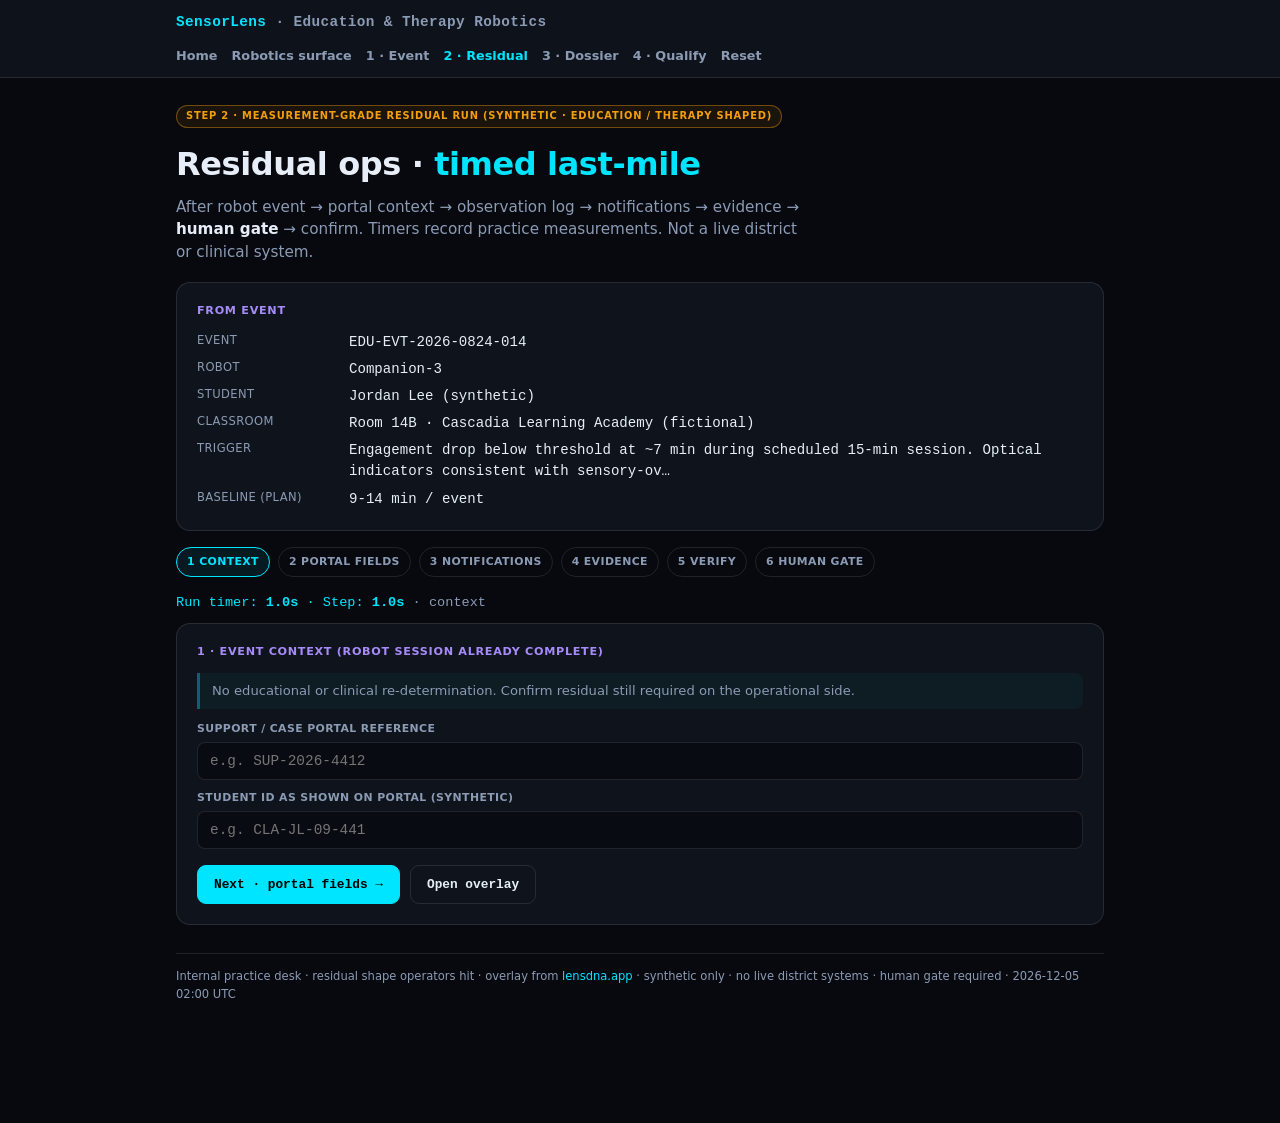
<file: robotics-residual.html>
<!DOCTYPE html>
<html lang="en">
<head>
  <meta charset="UTF-8" />
  <meta name="viewport" content="width=device-width, initial-scale=1" />
  <title>2 · Residual ops · Education & Therapy Robotics</title>
  <meta name="robots" content="noindex,nofollow" />
  <link rel="stylesheet" href="styles.css" />
</head>
<body>
  <header class="top">
    <div class="top-inner">
      <div class="brand mono">SensorLens <span>· Education & Therapy Robotics</span></div>
      <nav>
        <a href="index.html">Home</a>
        <a href="robotics.html">Robotics surface</a>
        <a href="robotics-event.html">1 · Event</a>
        <a href="robotics-residual.html" class="on">2 · Residual</a>
        <a href="robotics-status.html">3 · Dossier</a>
        <a href="robotics-qualify.html">4 · Qualify</a>
        <a href="#" id="nav-reset">Reset</a>
      </nav>
    </div>
  </header>
  <main class="wrap">
    <div class="badge">Step 2 · measurement-grade residual run (synthetic · education / therapy shaped)</div>
    <h1>Residual ops · <span>timed last-mile</span></h1>
    <p class="lead">
      After robot event → portal context → observation log → notifications → evidence → <strong style="color:#e8eef7">human gate</strong> → confirm.
      Timers record practice measurements. Not a live district or clinical system.
    </p>

    <div id="gate-alert" class="alert" style="display:none;">
      Human gate blocked submit — approval required. Residual execution does not bypass the operator.
    </div>

    <div class="card">
      <h2>From event</h2>
      <dl class="kv">
        <dt>Event</dt><dd id="kv-event">—</dd>
        <dt>Robot</dt><dd id="kv-robot">—</dd>
        <dt>Student</dt><dd id="kv-student">—</dd>
        <dt>Classroom</dt><dd id="kv-class">—</dd>
        <dt>Trigger</dt><dd id="kv-trigger">—</dd>
        <dt>Baseline (plan)</dt><dd id="kv-baseline">9-14 min / event</dd>
      </dl>
    </div>

    <div class="step-rail" id="stepRail">
      <span class="s on" data-step="1">1 Context</span>
      <span class="s" data-step="2">2 Portal fields</span>
      <span class="s" data-step="3">3 Notifications</span>
      <span class="s" data-step="4">4 Evidence</span>
      <span class="s" data-step="5">5 Verify</span>
      <span class="s" data-step="6">6 Human gate</span>
    </div>
    <p class="timer mono">Run timer: <strong id="runTimer">0.0s</strong> · Step: <strong id="stepTimer">0.0s</strong> <span id="stepLabel">· context</span></p>

    <form class="card" id="residualForm">
      <div class="panel on" data-panel="1">
        <h2>1 · Event context (robot session already complete)</h2>
        <p class="note">No educational or clinical re-determination. Confirm residual still required on the operational side.</p>
        <label for="portal_case_ref">Support / case portal reference</label>
        <input id="portal_case_ref" name="portal_case_ref" data-lensdna-target="portal_case_ref" placeholder="e.g. SUP-2026-4412" />
        <label for="student_id_portal">Student ID as shown on portal (synthetic)</label>
        <input id="student_id_portal" name="student_id_portal" data-lensdna-target="student_id_portal" placeholder="e.g. CLA-JL-09-441" />
        <div class="btn-row">
          <button type="button" class="btn primary" data-next="2">Next · portal fields →</button>
          <button type="button" class="btn" onclick="window.LensDNA && window.LensDNA.open()">Open overlay</button>
        </div>
      </div>

      <div class="panel" data-panel="2">
        <h2>2 · Portal residual fields</h2>
        <div class="row">
          <div>
            <label for="session_code">Session / lesson code</label>
            <input id="session_code" name="session_code" data-lensdna-target="session_code" placeholder="e.g. SEL-CHK-0824" />
          </div>
          <div>
            <label for="escalation_flag">Escalation level</label>
            <select id="escalation_flag" name="escalation_flag" data-lensdna-target="escalation_flag">
              <option value="">— select —</option>
              <option value="Teacher review only">Teacher review only</option>
              <option value="Teacher + SPED coordinator">Teacher + SPED coordinator</option>
              <option value="Caregiver update preferred">Caregiver update preferred</option>
              <option value="Immediate supervisor escalate">Immediate supervisor escalate</option>
            </select>
          </div>
        </div>
        <label for="observation_note">Observation / case note (portal)</label>
        <textarea id="observation_note" name="observation_note" data-lensdna-target="observation_note" placeholder="Session summary, engagement note, protocol flag…"></textarea>
        <div class="btn-row">
          <button type="button" class="btn" data-next="1">← Back</button>
          <button type="button" class="btn primary" data-next="3">Next · notifications →</button>
        </div>
      </div>

      <div class="panel" data-panel="3">
        <h2>3 · Draft notifications (staged, not sent)</h2>
        <p class="note">These drafts are proposed only. External send requires human gate approval.</p>
        <label for="notification_teacher">Teacher / SPED draft</label>
        <textarea id="notification_teacher" name="notification_teacher" data-lensdna-target="notification_teacher" placeholder="Subject + body draft for Ms. Voss / SPED desk…"></textarea>
        <label for="notification_caregiver">Caregiver / family draft</label>
        <textarea id="notification_caregiver" name="notification_caregiver" data-lensdna-target="notification_caregiver" placeholder="Preferred protocol channel (SMS/email) draft…"></textarea>
        <div class="btn-row">
          <button type="button" class="btn" data-next="2">← Back</button>
          <button type="button" class="btn primary" data-next="4">Next · evidence →</button>
        </div>
      </div>

      <div class="panel" data-panel="4">
        <h2>4 · Evidence package</h2>
        <label for="evidence_notes">Evidence / session packet / dossier notes</label>
        <textarea id="evidence_notes" name="evidence_notes" data-lensdna-target="evidence_notes" placeholder="Session log snippet, optical observation, attachment refs, storage location…"></textarea>
        <div class="btn-row">
          <button type="button" class="btn" data-next="3">← Back</button>
          <button type="button" class="btn primary" data-next="5">Next · verify →</button>
        </div>
      </div>

      <div class="panel" data-panel="5">
        <h2>5 · Verification & quality</h2>
        <p class="note">Residual value is accuracy, consistency, verification, and documentation — not only minutes.</p>
        <label for="optical_notes">Optical verification (inputs / outputs confirmed on screen)</label>
        <textarea id="optical_notes" name="optical_notes" data-lensdna-target="optical_notes" placeholder="What was optically verified or documented from the portal screens…"></textarea>
        <label for="telephony_notes">Telephony / voice coordination (if used)</label>
        <textarea id="telephony_notes" name="telephony_notes" data-lensdna-target="telephony_notes" placeholder="Call outcome, confirmation notes, who confirmed…"></textarea>
        <label for="quality_notes">Execution quality (accuracy, consistency, completeness)</label>
        <textarea id="quality_notes" name="quality_notes" data-lensdna-target="quality_notes" placeholder="Any accuracy or consistency observations for this residual run…"></textarea>
        <div class="btn-row">
          <button type="button" class="btn" data-next="4">← Back</button>
          <button type="button" class="btn primary" data-next="6">Next · human gate →</button>
        </div>
      </div>

      <div class="panel" data-panel="6">
        <h2>6 · Human gate (irreversible)</h2>
        <div class="gate">
          <label class="chk">
            <input type="checkbox" name="human_approve" value="yes" data-lensdna-target="human_approve" id="human_approve" />
            <span>
              <strong style="color:var(--neon)">I approve irreversible residual actions</strong> (portal log submit + external notifications) for this synthetic case.
              Without this check, submit is rejected — same discipline as production.
            </span>
          </label>
        </div>
        <div class="btn-row">
          <button type="button" class="btn" data-next="5">← Back</button>
          <button type="submit" class="btn primary">Submit residual (gated) →</button>
          <a class="btn" href="robotics-event.html">← Event</a>
        </div>
      </div>
    </form>

    <p class="footer">
      Internal practice desk · residual shape operators hit · overlay from
      <a href="https://lensdna.app" target="_blank" rel="noopener">lensdna.app</a>
      · synthetic only · no live district systems · human gate required · <span id="sl-now"></span>
    </p>
  </main>

  <script src="robotics.js"></script>
  <script
    src="https://lensdna.app/embed.js"
    data-overlay-url="https://lensdna.app/overlay.html"
    data-tenant-id="sensorlens-sandbox"
    data-theme="dark"
    data-position="bottom-right"
    data-auto-open="false">
  </script>
  <script>
  (function () {
    var s = RoboticsLens.load();
    document.getElementById('kv-event').textContent = s.event_id || '—';
    document.getElementById('kv-robot').textContent = s.robot_id || '—';
    document.getElementById('kv-student').textContent = s.student_alias || '—';
    document.getElementById('kv-class').textContent = s.classroom || '—';
    document.getElementById('kv-trigger').textContent = (s.trigger || '—').slice(0, 120) + ((s.trigger || '').length > 120 ? '…' : '');
    document.getElementById('kv-baseline').textContent = (s.baseline_minutes || '9-14') + ' min / event';

    document.getElementById('portal_case_ref').value = s.portal_case_ref || '';
    document.getElementById('student_id_portal').value = s.student_id_portal || '';
    document.getElementById('session_code').value = s.session_code || '';
    document.getElementById('escalation_flag').value = s.escalation_flag || '';
    document.getElementById('observation_note').value = s.observation_note || '';
    document.getElementById('notification_teacher').value = s.notification_teacher || '';
    document.getElementById('notification_caregiver').value = s.notification_caregiver || '';
    document.getElementById('evidence_notes').value = s.evidence_notes || '';
    if (document.getElementById('optical_notes')) document.getElementById('optical_notes').value = s.optical_notes || '';
    if (document.getElementById('telephony_notes')) document.getElementById('telephony_notes').value = s.telephony_notes || '';
    if (document.getElementById('quality_notes')) document.getElementById('quality_notes').value = s.quality_notes || '';

    if (s.gate_blocked) {
      document.getElementById('gate-alert').style.display = 'block';
      RoboticsLens.save({ gate_blocked: false });
    }

    // --- timers & step rail ---
    var runStart = Date.now();
    var stepStart = Date.now();
    var current = 1;
    var timing = {};
    var labels = {1:'context',2:'portal',3:'notifications',4:'evidence',5:'verify',6:'gate'};

    function fmt(ms) { return (ms/1000).toFixed(1) + 's'; }
    function tick() {
      document.getElementById('runTimer').textContent = fmt(Date.now() - runStart);
      document.getElementById('stepTimer').textContent = fmt(Date.now() - stepStart);
    }
    setInterval(tick, 200);

    function show(n) {
      if (current && current !== n) {
        timing['step_' + current + '_' + labels[current]] = Math.round((Date.now() - stepStart) / 100) / 10;
      }
      current = n;
      stepStart = Date.now();
      document.querySelectorAll('.panel').forEach(function (p) {
        p.classList.toggle('on', p.getAttribute('data-panel') === String(n));
      });
      document.querySelectorAll('#stepRail .s').forEach(function (el) {
        var sn = parseInt(el.getAttribute('data-step'), 10);
        el.classList.toggle('on', sn === n);
        el.classList.toggle('done', sn < n);
      });
      document.getElementById('stepLabel').textContent = '· ' + labels[n];
    }

    document.querySelectorAll('[data-next]').forEach(function (btn) {
      btn.addEventListener('click', function () {
        show(parseInt(btn.getAttribute('data-next'), 10));
      });
    });

    document.getElementById('residualForm').addEventListener('submit', function (e) {
      e.preventDefault();

      timing['step_' + current + '_' + labels[current]] = Math.round((Date.now() - stepStart) / 100) / 10;
      timing.total_seconds = Math.round((Date.now() - runStart) / 100) / 10;
      timing.baseline_plan_min = s.baseline_minutes || '9-14';
      timing.event_id = s.event_id;
      timing.robot_id = s.robot_id;

      var approved = document.getElementById('human_approve').checked;
      var submitTs = approved ? new Date().toISOString() : '';

      RoboticsLens.save({
        portal_case_ref: document.getElementById('portal_case_ref').value.trim(),
        student_id_portal: document.getElementById('student_id_portal').value.trim(),
        session_code: document.getElementById('session_code').value.trim(),
        escalation_flag: document.getElementById('escalation_flag').value,
        observation_note: document.getElementById('observation_note').value.trim(),
        notification_teacher: document.getElementById('notification_teacher').value.trim(),
        notification_caregiver: document.getElementById('notification_caregiver').value.trim(),
        evidence_notes: document.getElementById('evidence_notes').value.trim(),
        optical_notes: (document.getElementById('optical_notes') || {}).value || '',
        telephony_notes: (document.getElementById('telephony_notes') || {}).value || '',
        quality_notes: (document.getElementById('quality_notes') || {}).value || '',
        timing_json: JSON.stringify(timing),
        run_seconds: String(timing.total_seconds),
        submitted: approved,
        submit_ts: submitTs,
        gate_blocked: !approved
      });

      if (approved) {
        RoboticsLens.buildREA({
          timing: timing,
          started_at: new Date(runStart).toISOString()
        }).then(function (rea) {
          RoboticsLens.saveREA(rea);
          location.href = 'robotics-status.html';
        }).catch(function () {
          location.href = 'robotics-status.html';
        });
      } else {
        location.href = 'robotics-residual.html';
      }
    });

    document.getElementById('nav-reset').onclick = function (e) {
      e.preventDefault();
      RoboticsLens.clear();
      location.href = 'robotics.html';
    };
  })();
  </script>
</body>
</html>
</file>
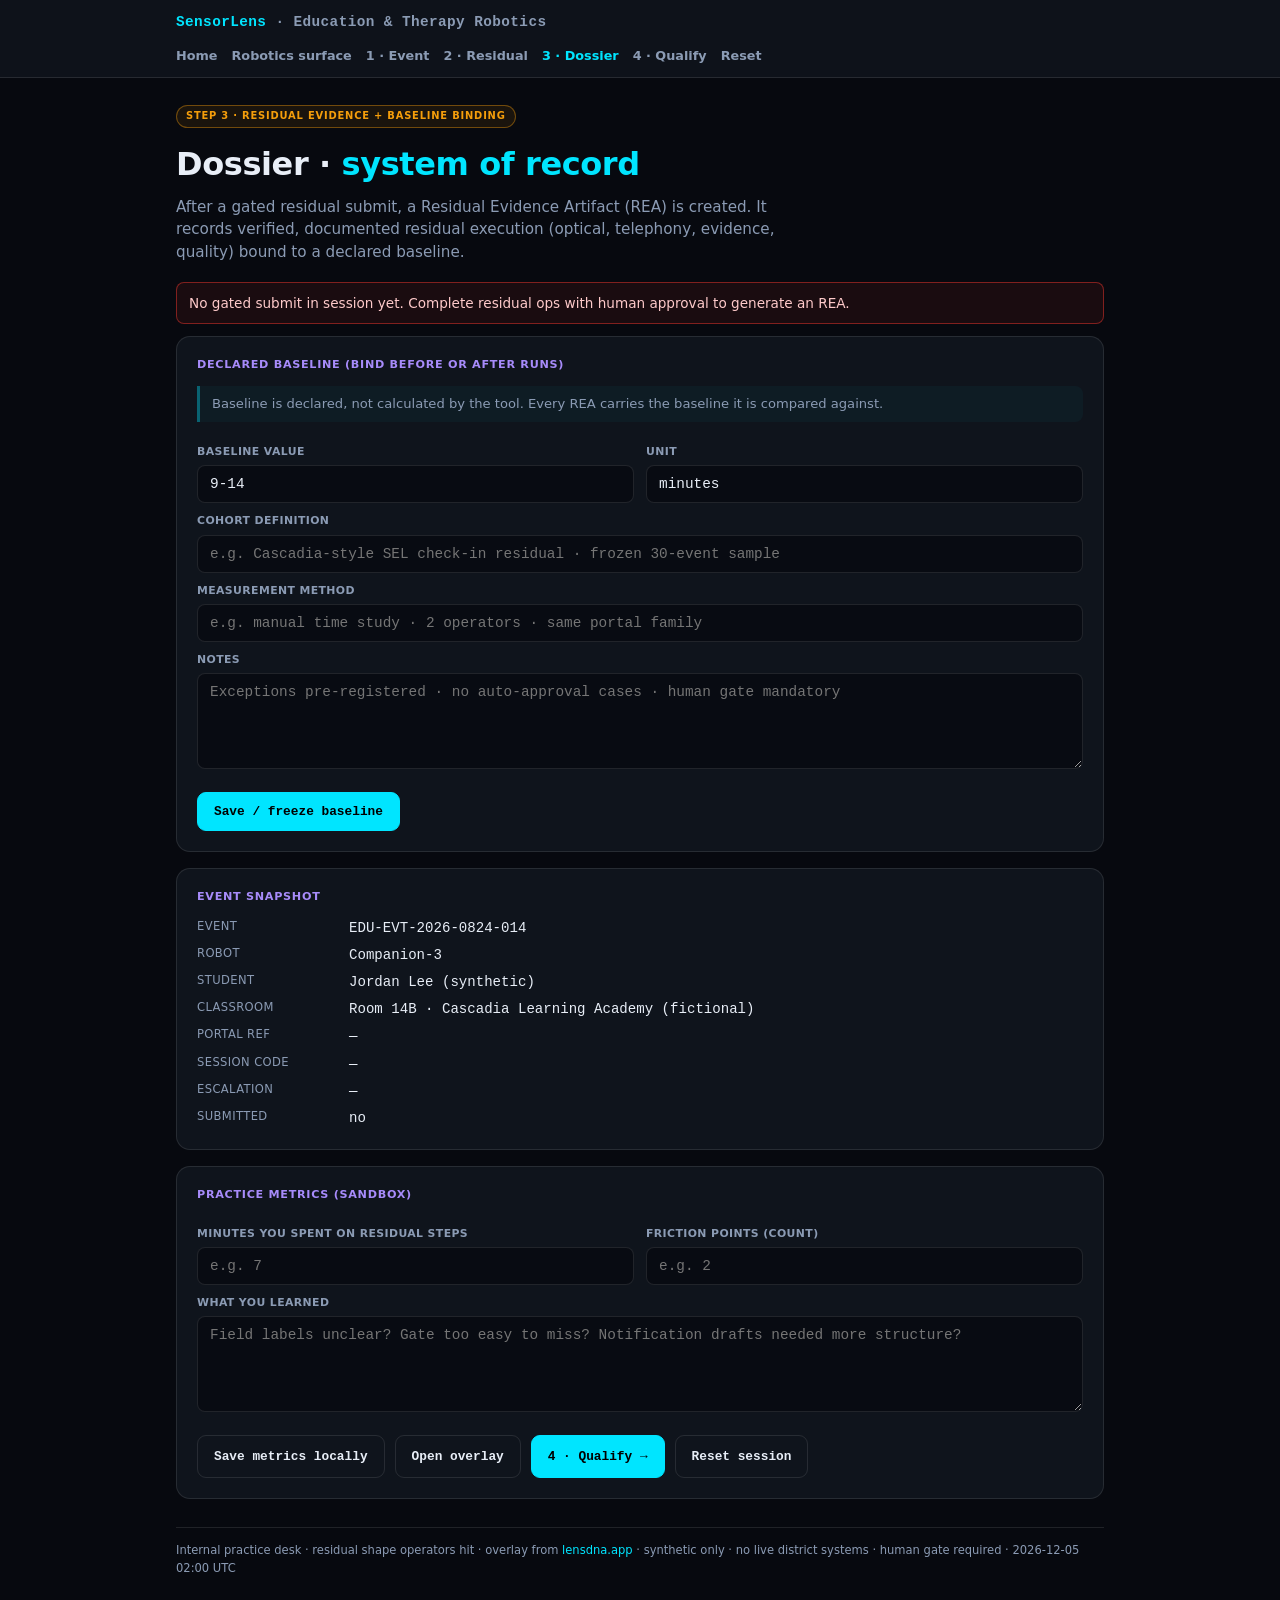
<file: robotics-status.html>
<!DOCTYPE html>
<html lang="en">
<head>
  <meta charset="UTF-8" />
  <meta name="viewport" content="width=device-width, initial-scale=1" />
  <title>3 · Dossier · Education & Therapy Robotics</title>
  <meta name="robots" content="noindex,nofollow" />
  <link rel="stylesheet" href="styles.css" />
</head>
<body>
  <header class="top">
    <div class="top-inner">
      <div class="brand mono">SensorLens <span>· Education & Therapy Robotics</span></div>
      <nav>
        <a href="index.html">Home</a>
        <a href="robotics.html">Robotics surface</a>
        <a href="robotics-event.html">1 · Event</a>
        <a href="robotics-residual.html">2 · Residual</a>
        <a href="robotics-status.html" class="on">3 · Dossier</a>
        <a href="robotics-qualify.html">4 · Qualify</a>
        <a href="#" id="nav-reset">Reset</a>
      </nav>
    </div>
  </header>
  <main class="wrap">
    <div class="badge">Step 3 · residual evidence + baseline binding</div>
    <h1>Dossier · <span>system of record</span></h1>
    <p class="lead">
      After a gated residual submit, a Residual Evidence Artifact (REA) is created.
      It records verified, documented residual execution (optical, telephony, evidence, quality) bound to a declared baseline.
    </p>

    <div id="ok-banner" class="ok" style="display:none;">
      Residual Evidence Artifact recorded at <span class="mono" id="submit-ts"></span>.
      Human gate was checked. Artifact is downloadable below.
    </div>
    <div id="alert-banner" class="alert" style="display:none;">
      No gated submit in session yet. Complete residual ops with human approval to generate an REA.
    </div>

    <!-- REA Card -->
    <div class="card" id="rea-card" style="display:none;">
      <h2>Residual Evidence Artifact (REA)</h2>
      <p class="note" style="margin-top:0;">
        Structured system-of-record entry for this residual run after a robot/avatar event.
        Bind it to a declared baseline. Export it. No one can deny the artifact exists.
      </p>
      <dl class="kv">
        <dt>Artifact ID</dt><dd class="mono" id="rea-id">—</dd>
        <dt>Created</dt><dd class="mono" id="rea-created">—</dd>
        <dt>Duration</dt><dd class="mono" id="rea-duration">—</dd>
        <dt>Optical verify</dt><dd id="rea-optical">—</dd>
        <dt>Telephony verify</dt><dd id="rea-telephony">—</dd>
        <dt>Evidence / packet</dt><dd id="rea-evidence">—</dd>
        <dt>Execution quality</dt><dd id="rea-quality">—</dd>
        <dt>Human gate</dt><dd id="rea-gate">—</dd>
        <dt>Outcome</dt><dd id="rea-outcome">—</dd>
        <dt>Content hash</dt><dd class="mono" style="font-size:0.72rem;word-break:break-all;" id="rea-hash">—</dd>
      </dl>
      <div class="btn-row">
        <button type="button" class="btn primary" id="btnDownloadREA">Download REA (.json)</button>
        <button type="button" class="btn" id="btnCopyREA">Copy human summary</button>
      </div>
      <p id="reaMsg" class="note" style="display:none;margin-top:12px;"></p>
    </div>

    <!-- Baseline binding -->
    <div class="card">
      <h2>Declared baseline (bind before or after runs)</h2>
      <p class="note">
        Baseline is declared, not calculated by the tool.
        Every REA carries the baseline it is compared against.
      </p>
      <div class="row">
        <div>
          <label for="bl_value">Baseline value</label>
          <input id="bl_value" placeholder="e.g. 11" />
        </div>
        <div>
          <label for="bl_unit">Unit</label>
          <input id="bl_unit" placeholder="minutes" value="minutes" />
        </div>
      </div>
      <label for="bl_cohort">Cohort definition</label>
      <input id="bl_cohort" placeholder="e.g. Cascadia-style SEL check-in residual · frozen 30-event sample" />
      <label for="bl_method">Measurement method</label>
      <input id="bl_method" placeholder="e.g. manual time study · 2 operators · same portal family" />
      <label for="bl_notes">Notes</label>
      <textarea id="bl_notes" placeholder="Exceptions pre-registered · no auto-approval cases · human gate mandatory"></textarea>
      <div class="btn-row">
        <button type="button" class="btn primary" id="btnSaveBaseline">Save / freeze baseline</button>
      </div>
      <p id="blMsg" class="note" style="display:none;margin-top:12px;"></p>
    </div>

    <div class="card">
      <h2>Event snapshot</h2>
      <dl class="kv">
        <dt>Event</dt><dd id="kv-event">—</dd>
        <dt>Robot</dt><dd id="kv-robot">—</dd>
        <dt>Student</dt><dd id="kv-student">—</dd>
        <dt>Classroom</dt><dd id="kv-class">—</dd>
        <dt>Portal ref</dt><dd id="kv-portal">—</dd>
        <dt>Session code</dt><dd id="kv-session">—</dd>
        <dt>Escalation</dt><dd id="kv-esc">—</dd>
        <dt>Submitted</dt><dd id="kv-submitted">no</dd>
      </dl>
    </div>

    <div class="card">
      <h2>Practice metrics (sandbox)</h2>
      <div class="row">
        <div>
          <label for="m_minutes">Minutes you spent on residual steps</label>
          <input id="m_minutes" data-lensdna-target="m_minutes" placeholder="e.g. 7" />
        </div>
        <div>
          <label for="m_friction">Friction points (count)</label>
          <input id="m_friction" data-lensdna-target="m_friction" placeholder="e.g. 2" />
        </div>
      </div>
      <label for="m_notes">What you learned</label>
      <textarea id="m_notes" data-lensdna-target="m_notes" placeholder="Field labels unclear? Gate too easy to miss? Notification drafts needed more structure?"></textarea>
      <div class="btn-row">
        <button type="button" class="btn" id="btnSaveMetrics">Save metrics locally</button>
        <button type="button" class="btn" onclick="window.LensDNA && window.LensDNA.open()">Open overlay</button>
        <a class="btn primary" href="robotics-qualify.html">4 · Qualify →</a>
        <a class="btn" href="#" id="btn-reset">Reset session</a>
      </div>
      <p id="metricsMsg" class="note" style="display:none;margin-top:12px;"></p>
    </div>

    <p class="footer">
      Internal practice desk · residual shape operators hit · overlay from
      <a href="https://lensdna.app" target="_blank" rel="noopener">lensdna.app</a>
      · synthetic only · no live district systems · human gate required · <span id="sl-now"></span>
    </p>
  </main>

  <script src="robotics.js"></script>
  <script
    src="https://lensdna.app/embed.js"
    data-overlay-url="https://lensdna.app/overlay.html"
    data-tenant-id="sensorlens-sandbox"
    data-theme="dark"
    data-position="bottom-right"
    data-auto-open="false">
  </script>
  <script>
  (function () {
    var s = RoboticsLens.load();
    var rea = s.last_rea || null;

    // Snapshot
    document.getElementById('kv-event').textContent = s.event_id || '—';
    document.getElementById('kv-robot').textContent = s.robot_id || '—';
    document.getElementById('kv-student').textContent = s.student_alias || '—';
    document.getElementById('kv-class').textContent = s.classroom || '—';
    document.getElementById('kv-portal').textContent = s.portal_case_ref || '—';
    document.getElementById('kv-session').textContent = s.session_code || '—';
    document.getElementById('kv-esc').textContent = s.escalation_flag || '—';
    document.getElementById('kv-submitted').textContent = s.submitted ? 'yes' : 'no';

    if (s.submitted && rea) {
      document.getElementById('ok-banner').style.display = 'block';
      document.getElementById('submit-ts').textContent = s.submit_ts || rea.created_at || '—';
      document.getElementById('rea-card').style.display = 'block';
      document.getElementById('rea-id').textContent = rea.artifact_id || '—';
      document.getElementById('rea-created').textContent = rea.created_at || '—';
      document.getElementById('rea-duration').textContent =
        (rea.run && rea.run.duration_seconds != null) ? rea.run.duration_seconds + 's' : '—';
      var opt = rea.verification && rea.verification.optical;
      var tel = rea.verification && rea.verification.telephony;
      var ev = rea.evidence || {};
      var q = rea.execution_quality || {};
      document.getElementById('rea-optical').textContent =
        (opt && opt.used) ? ('YES' + (opt.notes ? ' · ' + opt.notes : '')) : 'no';
      document.getElementById('rea-telephony').textContent =
        (tel && tel.used) ? ('YES' + (tel.notes ? ' · ' + tel.notes : '')) : 'no';
      document.getElementById('rea-evidence').textContent = ev.pdf_or_dossier || '—';
      document.getElementById('rea-quality').textContent = q.notes || '—';
      document.getElementById('rea-gate').textContent =
        (rea.human_gate && rea.human_gate.approved) ? 'Approved' : 'Not approved';
      document.getElementById('rea-outcome').textContent =
        (rea.outcome && rea.outcome.status) ? rea.outcome.status : '—';
      document.getElementById('rea-hash').textContent =
        (rea.integrity && rea.integrity.content_hash) ? rea.integrity.content_hash : '—';
    } else {
      document.getElementById('alert-banner').style.display = 'block';
    }

    // Baseline form prefill
    document.getElementById('bl_value').value = s.baseline_value || s.baseline_minutes || '';
    document.getElementById('bl_unit').value = s.baseline_unit || 'minutes';
    document.getElementById('bl_cohort').value = s.baseline_cohort || s.pilot_workflow || '';
    document.getElementById('bl_method').value = s.baseline_method || '';
    document.getElementById('bl_notes').value = s.baseline_notes || '';

    document.getElementById('btnSaveBaseline').onclick = function () {
      RoboticsLens.save({
        baseline_value: document.getElementById('bl_value').value.trim(),
        baseline_unit: document.getElementById('bl_unit').value.trim() || 'minutes',
        baseline_cohort: document.getElementById('bl_cohort').value.trim(),
        baseline_method: document.getElementById('bl_method').value.trim(),
        baseline_notes: document.getElementById('bl_notes').value.trim(),
        baseline_declared_at: new Date().toISOString(),
        baseline_minutes: document.getElementById('bl_value').value.trim() || s.baseline_minutes
      });
      var m = document.getElementById('blMsg');
      m.style.display = 'block';
      m.textContent = 'Baseline frozen and will be bound into the next REA.';
    };

    document.getElementById('btnDownloadREA').onclick = function () {
      if (!rea) return;
      RoboticsLens.downloadREA(rea);
      var m = document.getElementById('reaMsg');
      m.style.display = 'block';
      m.textContent = 'REA JSON downloaded.';
    };

    document.getElementById('btnCopyREA').onclick = function () {
      if (!rea) return;
      var text = RoboticsLens.humanSummary(rea);
      navigator.clipboard.writeText(text).then(function () {
        var m = document.getElementById('reaMsg');
        m.style.display = 'block';
        m.textContent = 'Human summary copied.';
      }).catch(function () { prompt('Copy this:', text); });
    };

    document.getElementById('btnSaveMetrics').onclick = function () {
      var payload = {
        minutes: document.getElementById('m_minutes').value,
        friction: document.getElementById('m_friction').value,
        notes: document.getElementById('m_notes').value,
        event_id: s.event_id,
        ts: new Date().toISOString()
      };
      try {
        var prev = JSON.parse(localStorage.getItem(RoboticsLens.METRICS_KEY) || '[]');
        prev.push(payload);
        localStorage.setItem(RoboticsLens.METRICS_KEY, JSON.stringify(prev.slice(-40)));
        var m = document.getElementById('metricsMsg');
        m.style.display = 'block';
        m.textContent = 'Saved locally (' + prev.length + ' runs).';
      } catch (e) { alert('Could not save'); }
    };

    function doReset(e) {
      e.preventDefault();
      RoboticsLens.clear();
      location.href = 'robotics.html';
    }
    document.getElementById('nav-reset').onclick = doReset;
    document.getElementById('btn-reset').onclick = doReset;
  })();
  </script>
</body>
</html>
</file>
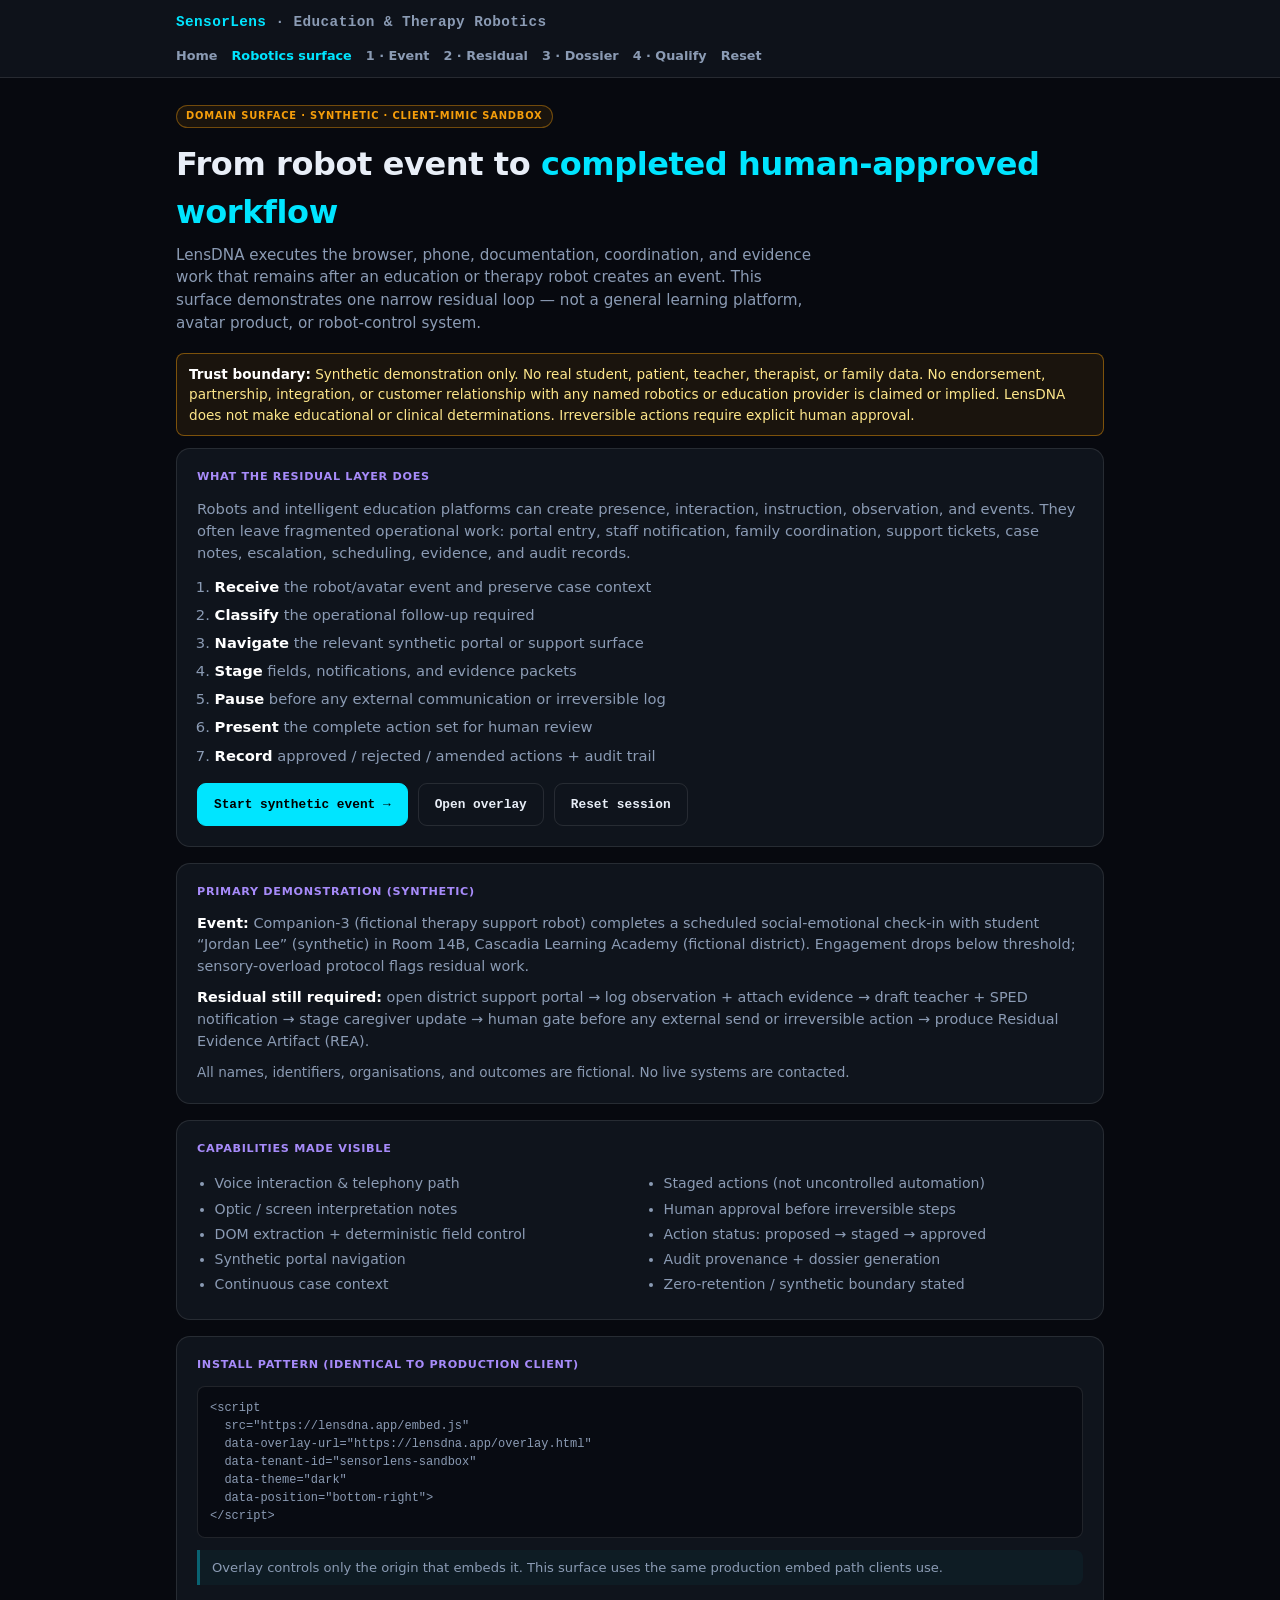
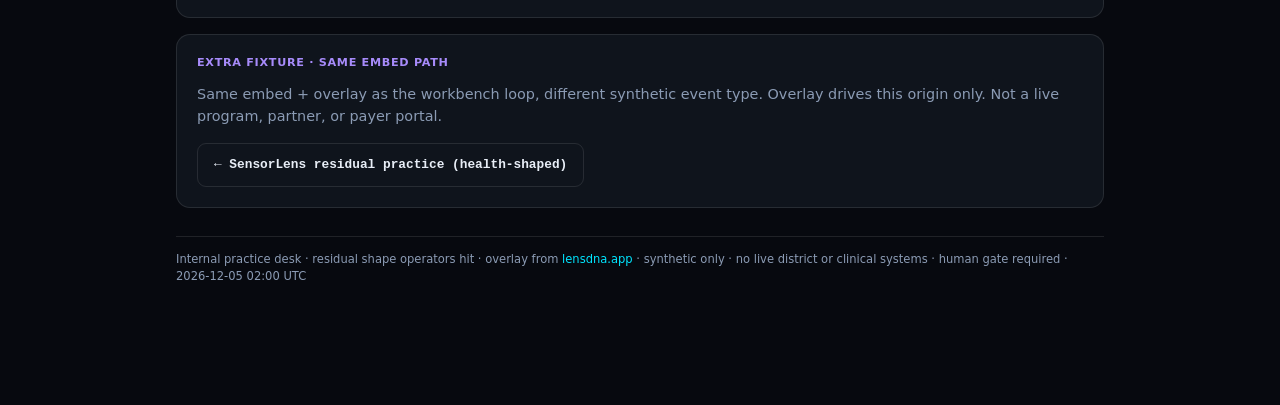
<file: robotics.html>
<!DOCTYPE html>
<html lang="en">
<head>
  <meta charset="UTF-8" />
  <meta name="viewport" content="width=device-width, initial-scale=1" />
  <title>Education & Therapy Robotics · LensDNA Execution Surface</title>
  <meta name="robots" content="noindex,nofollow" />
  <link rel="stylesheet" href="styles.css" />
</head>
<body>
  <header class="top">
    <div class="top-inner">
      <div class="brand mono">SensorLens <span>· Education & Therapy Robotics</span></div>
      <nav>
        <a href="index.html">Home</a>
        <a href="robotics.html" class="on">Robotics surface</a>
        <a href="robotics-event.html">1 · Event</a>
        <a href="robotics-residual.html">2 · Residual</a>
        <a href="robotics-status.html">3 · Dossier</a>
        <a href="robotics-qualify.html">4 · Qualify</a>
        <a href="#" id="nav-reset">Reset</a>
      </nav>
    </div>
  </header>
  <main class="wrap">
    <div class="badge">Domain surface · synthetic · client-mimic sandbox</div>
    <h1>From robot event to <span>completed human-approved workflow</span></h1>
    <p class="lead">
      LensDNA executes the browser, phone, documentation, coordination, and evidence work that remains after an education or therapy robot creates an event.
      This surface demonstrates one narrow residual loop — not a general learning platform, avatar product, or robot-control system.
    </p>

    <div class="alert" style="border-color:rgba(245,158,11,0.45);background:rgba(245,158,11,0.08);color:#fde68a;">
      <strong style="color:#fff;">Trust boundary:</strong> Synthetic demonstration only.
      No real student, patient, teacher, therapist, or family data.
      No endorsement, partnership, integration, or customer relationship with any named robotics or education provider is claimed or implied.
      LensDNA does not make educational or clinical determinations.
      Irreversible actions require explicit human approval.
    </div>

    <div class="card">
      <h2>What the residual layer does</h2>
      <p style="color:var(--muted);font-size:0.92rem;margin-bottom:12px;">
        Robots and intelligent education platforms can create presence, interaction, instruction, observation, and events.
        They often leave fragmented operational work: portal entry, staff notification, family coordination, support tickets, case notes, escalation, scheduling, evidence, and audit records.
      </p>
      <ol style="margin:0 0 0 1.1rem;color:var(--muted);font-size:0.92rem;">
        <li style="margin:6px 0;"><strong style="color:#fff">Receive</strong> the robot/avatar event and preserve case context</li>
        <li style="margin:6px 0;"><strong style="color:#fff">Classify</strong> the operational follow-up required</li>
        <li style="margin:6px 0;"><strong style="color:#fff">Navigate</strong> the relevant synthetic portal or support surface</li>
        <li style="margin:6px 0;"><strong style="color:#fff">Stage</strong> fields, notifications, and evidence packets</li>
        <li style="margin:6px 0;"><strong style="color:#fff">Pause</strong> before any external communication or irreversible log</li>
        <li style="margin:6px 0;"><strong style="color:#fff">Present</strong> the complete action set for human review</li>
        <li style="margin:6px 0;"><strong style="color:#fff">Record</strong> approved / rejected / amended actions + audit trail</li>
      </ol>
      <div class="btn-row">
        <a class="btn primary" href="robotics-event.html">Start synthetic event →</a>
        <button type="button" class="btn" onclick="window.LensDNA && window.LensDNA.open()">Open overlay</button>
        <a class="btn" href="#" id="btn-reset">Reset session</a>
      </div>
    </div>

    <div class="card">
      <h2>Primary demonstration (synthetic)</h2>
      <p style="color:var(--muted);font-size:0.9rem;margin-bottom:10px;">
        <strong style="color:#fff">Event:</strong> Companion-3 (fictional therapy support robot) completes a scheduled social-emotional check-in with student “Jordan Lee” (synthetic) in Room 14B, Cascadia Learning Academy (fictional district).
        Engagement drops below threshold; sensory-overload protocol flags residual work.
      </p>
      <p style="color:var(--muted);font-size:0.9rem;margin-bottom:10px;">
        <strong style="color:#fff">Residual still required:</strong> open district support portal → log observation + attach evidence → draft teacher + SPED notification → stage caregiver update → human gate before any external send or irreversible action → produce Residual Evidence Artifact (REA).
      </p>
      <p style="color:var(--muted);font-size:0.85rem;">
        All names, identifiers, organisations, and outcomes are fictional. No live systems are contacted.
      </p>
    </div>

    <div class="card">
      <h2>Capabilities made visible</h2>
      <div class="row" style="grid-template-columns:1fr 1fr;">
        <ul style="margin:0 0 0 1.1rem;color:var(--muted);font-size:0.88rem;">
          <li style="margin:4px 0;">Voice interaction & telephony path</li>
          <li style="margin:4px 0;">Optic / screen interpretation notes</li>
          <li style="margin:4px 0;">DOM extraction + deterministic field control</li>
          <li style="margin:4px 0;">Synthetic portal navigation</li>
          <li style="margin:4px 0;">Continuous case context</li>
        </ul>
        <ul style="margin:0 0 0 1.1rem;color:var(--muted);font-size:0.88rem;">
          <li style="margin:4px 0;">Staged actions (not uncontrolled automation)</li>
          <li style="margin:4px 0;">Human approval before irreversible steps</li>
          <li style="margin:4px 0;">Action status: proposed → staged → approved</li>
          <li style="margin:4px 0;">Audit provenance + dossier generation</li>
          <li style="margin:4px 0;">Zero-retention / synthetic boundary stated</li>
        </ul>
      </div>
    </div>

    <div class="card">
      <h2>Install pattern (identical to production client)</h2>
      <pre class="mono" style="font-size:0.75rem;color:var(--muted);overflow:auto;background:#080b12;padding:12px;border-radius:8px;border:1px solid var(--border);">&lt;script
  src="https://lensdna.app/embed.js"
  data-overlay-url="https://lensdna.app/overlay.html"
  data-tenant-id="sensorlens-sandbox"
  data-theme="dark"
  data-position="bottom-right"&gt;
&lt;/script&gt;</pre>
      <p class="note" style="margin-top:12px;">
        Overlay controls only the origin that embeds it. This surface uses the same production embed path clients use.
      </p>
    </div>

    <div class="card">
      <h2>Extra fixture · same embed path</h2>
      <p style="color:var(--muted);font-size:0.9rem;">
        Same embed + overlay as the workbench loop, different synthetic event type.
        Overlay drives this origin only. Not a live program, partner, or payer portal.
      </p>
      <div class="btn-row">
        <a class="btn" href="index.html">← SensorLens residual practice (health-shaped)</a>
      </div>
    </div>

    <p class="footer">
      Internal practice desk · residual shape operators hit · overlay from
      <a href="https://lensdna.app" target="_blank" rel="noopener">lensdna.app</a>
      · synthetic only · no live district or clinical systems · human gate required · <span id="sl-now"></span>
    </p>
  </main>

  <script src="robotics.js"></script>
  <script
    src="https://lensdna.app/embed.js"
    data-overlay-url="https://lensdna.app/overlay.html"
    data-tenant-id="sensorlens-sandbox"
    data-theme="dark"
    data-position="bottom-right"
    data-auto-open="false">
  </script>
  <script>
    document.getElementById('btn-reset').onclick = document.getElementById('nav-reset').onclick = function (e) {
      e.preventDefault();
      RoboticsLens.clear();
      location.href = 'robotics.html';
    };
  </script>
</body>
</html>
</file>
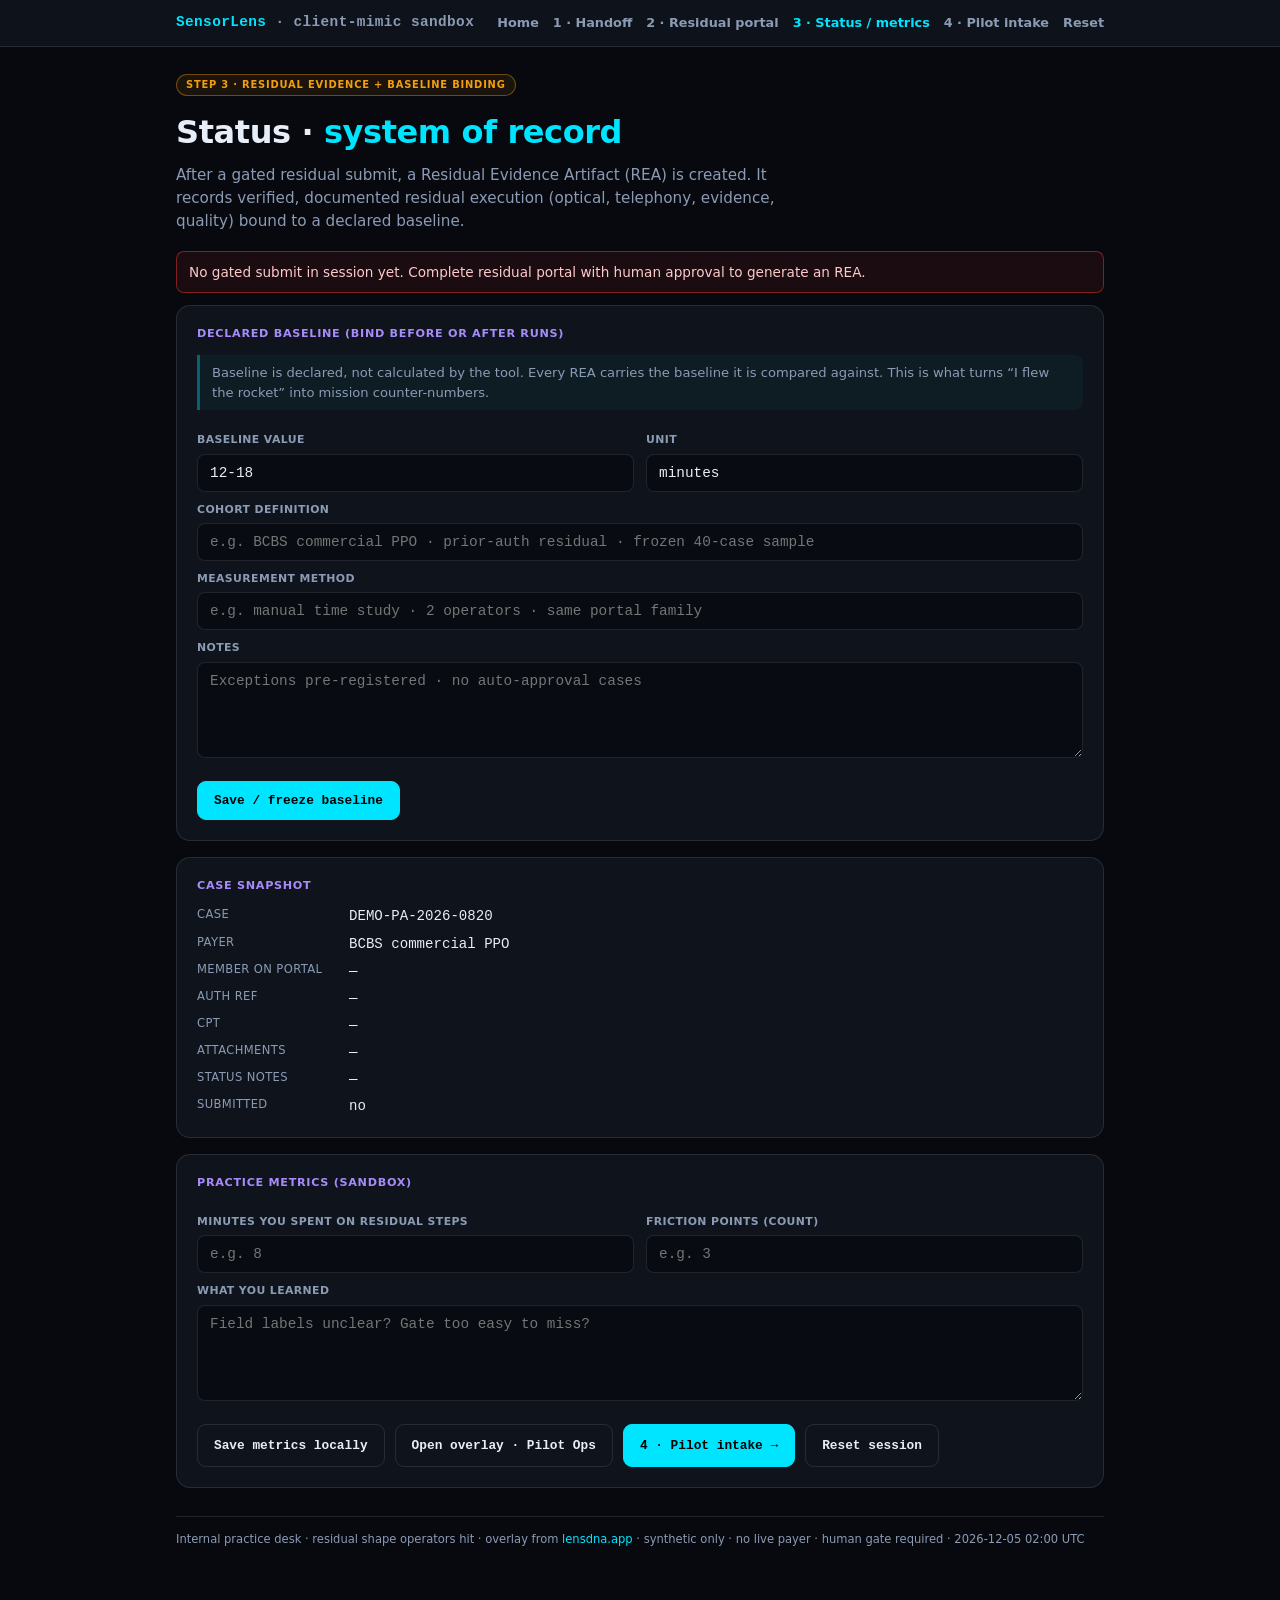
<file: status.html>
<!DOCTYPE html>
<html lang="en">
<head>
  <meta charset="UTF-8" />
  <meta name="viewport" content="width=device-width, initial-scale=1" />
  <title>3 · Status / metrics · SensorLens</title>
  <meta name="robots" content="noindex,nofollow" />
  <link rel="stylesheet" href="styles.css" />
</head>
<body>
  <header class="top">
    <div class="top-inner">
      <div class="brand mono">SensorLens <span>· client-mimic sandbox</span></div>
      <nav>
        <a href="index.html">Home</a>
        <a href="handoff.html">1 · Handoff</a>
        <a href="residual.html">2 · Residual portal</a>
        <a href="status.html" class="on">3 · Status / metrics</a>
        <a href="pilot-intake.html">4 · Pilot intake</a>
        <a href="#" id="nav-reset">Reset</a>
      </nav>
    </div>
  </header>
  <main class="wrap">
    <div class="badge">Step 3 · residual evidence + baseline binding</div>
    <h1>Status · <span>system of record</span></h1>
    <p class="lead">
      After a gated residual submit, a Residual Evidence Artifact (REA) is created.
      It records verified, documented residual execution (optical, telephony, evidence, quality) bound to a declared baseline.
    </p>

    <div id="ok-banner" class="ok" style="display:none;">
      Residual Evidence Artifact recorded at <span class="mono" id="submit-ts"></span>.
      Human gate was checked. Artifact is downloadable below.
    </div>
    <div id="alert-banner" class="alert" style="display:none;">
      No gated submit in session yet. Complete residual portal with human approval to generate an REA.
    </div>

    <!-- REA Card -->
    <div class="card" id="rea-card" style="display:none;">
      <h2>Residual Evidence Artifact (REA)</h2>
      <p class="note" style="margin-top:0;">
        Structured system-of-record entry for this residual run.
        Bind it to a declared baseline. Export it. No one can deny the artifact exists.
      </p>
      <dl class="kv">
        <dt>Artifact ID</dt><dd class="mono" id="rea-id">—</dd>
        <dt>Created</dt><dd class="mono" id="rea-created">—</dd>
        <dt>Duration</dt><dd class="mono" id="rea-duration">—</dd>
        <dt>Optical verify</dt><dd id="rea-optical">—</dd>
        <dt>Telephony verify</dt><dd id="rea-telephony">—</dd>
        <dt>Evidence / PDF</dt><dd id="rea-evidence">—</dd>
        <dt>Execution quality</dt><dd id="rea-quality">—</dd>
        <dt>Human gate</dt><dd id="rea-gate">—</dd>
        <dt>Outcome</dt><dd id="rea-outcome">—</dd>
        <dt>Content hash</dt><dd class="mono" style="font-size:0.72rem;word-break:break-all;" id="rea-hash">—</dd>
      </dl>
      <div class="btn-row">
        <button type="button" class="btn primary" id="btnDownloadREA">Download REA (.json)</button>
        <button type="button" class="btn" id="btnCopyREA">Copy human summary</button>
      </div>
      <p id="reaMsg" class="note" style="display:none;margin-top:12px;"></p>
    </div>

    <!-- Baseline binding -->
    <div class="card">
      <h2>Declared baseline (bind before or after runs)</h2>
      <p class="note">
        Baseline is declared, not calculated by the tool.
        Every REA carries the baseline it is compared against.
        This is what turns “I flew the rocket” into mission counter-numbers.
      </p>
      <div class="row">
        <div>
          <label for="bl_value">Baseline value</label>
          <input id="bl_value" placeholder="e.g. 14.2" />
        </div>
        <div>
          <label for="bl_unit">Unit</label>
          <input id="bl_unit" placeholder="minutes" value="minutes" />
        </div>
      </div>
      <label for="bl_cohort">Cohort definition</label>
      <input id="bl_cohort" placeholder="e.g. BCBS commercial PPO · prior-auth residual · frozen 40-case sample" />
      <label for="bl_method">Measurement method</label>
      <input id="bl_method" placeholder="e.g. manual time study · 2 operators · same portal family" />
      <label for="bl_notes">Notes</label>
      <textarea id="bl_notes" placeholder="Exceptions pre-registered · no auto-approval cases"></textarea>
      <div class="btn-row">
        <button type="button" class="btn primary" id="btnSaveBaseline">Save / freeze baseline</button>
      </div>
      <p id="blMsg" class="note" style="display:none;margin-top:12px;"></p>
    </div>

    <div class="card">
      <h2>Case snapshot</h2>
      <dl class="kv">
        <dt>Case</dt><dd id="kv-case">—</dd>
        <dt>Payer</dt><dd id="kv-payer">—</dd>
        <dt>Member on portal</dt><dd id="kv-member">—</dd>
        <dt>Auth ref</dt><dd id="kv-auth">—</dd>
        <dt>CPT</dt><dd id="kv-cpt">—</dd>
        <dt>Attachments</dt><dd id="kv-attach">—</dd>
        <dt>Status notes</dt><dd id="kv-status">—</dd>
        <dt>Submitted</dt><dd id="kv-submitted">no</dd>
      </dl>
    </div>

    <div class="card">
      <h2>Practice metrics (sandbox)</h2>
      <div class="row">
        <div>
          <label for="m_minutes">Minutes you spent on residual steps</label>
          <input id="m_minutes" data-lensdna-target="m_minutes" placeholder="e.g. 8" />
        </div>
        <div>
          <label for="m_friction">Friction points (count)</label>
          <input id="m_friction" data-lensdna-target="m_friction" placeholder="e.g. 3" />
        </div>
      </div>
      <label for="m_notes">What you learned</label>
      <textarea id="m_notes" data-lensdna-target="m_notes" placeholder="Field labels unclear? Gate too easy to miss?"></textarea>
      <div class="btn-row">
        <button type="button" class="btn" id="btnSaveMetrics">Save metrics locally</button>
        <button type="button" class="btn" onclick="window.LensDNA && window.LensDNA.open()">Open overlay · Pilot Ops</button>
        <a class="btn primary" href="pilot-intake.html">4 · Pilot intake →</a>
        <a class="btn" href="#" id="btn-reset">Reset session</a>
      </div>
      <p id="metricsMsg" class="note" style="display:none;margin-top:12px;"></p>
    </div>

    <p class="footer">
      Internal practice desk · residual shape operators hit · overlay from
      <a href="https://lensdna.app" target="_blank" rel="noopener">lensdna.app</a>
      · synthetic only · no live payer · human gate required · <span id="sl-now"></span>
    </p>
  </main>

  <script src="sensorlens.js"></script>
  <script
    src="https://lensdna.app/embed.js"
    data-overlay-url="https://lensdna.app/overlay.html"
    data-tenant-id="sensorlens-sandbox"
    data-theme="dark"
    data-position="bottom-right"
    data-auto-open="false">
  </script>
  <script>
  (function () {
    var s = SensorLens.load();
    var rea = s.last_rea || null;

    // Case snapshot
    document.getElementById('kv-case').textContent = s.case_id || '—';
    document.getElementById('kv-payer').textContent = s.payer || '—';
    document.getElementById('kv-member').textContent = s.portal_member || '—';
    document.getElementById('kv-auth').textContent = s.auth_ref || '—';
    document.getElementById('kv-cpt').textContent = s.cpt || '—';
    document.getElementById('kv-attach').textContent = s.attachment_note || '—';
    document.getElementById('kv-status').textContent = s.status_note || '—';
    document.getElementById('kv-submitted').textContent = s.submitted ? 'yes' : 'no';

    if (s.submitted && rea) {
      document.getElementById('ok-banner').style.display = 'block';
      document.getElementById('submit-ts').textContent = s.submit_ts || rea.created_at || '—';
      document.getElementById('rea-card').style.display = 'block';
      document.getElementById('rea-id').textContent = rea.artifact_id || '—';
      document.getElementById('rea-created').textContent = rea.created_at || '—';
      document.getElementById('rea-duration').textContent =
        (rea.run && rea.run.duration_seconds != null) ? rea.run.duration_seconds + 's' : '—';
      var opt = rea.verification && rea.verification.optical;
      var tel = rea.verification && rea.verification.telephony;
      var ev = rea.evidence || {};
      var q = rea.execution_quality || {};
      document.getElementById('rea-optical').textContent =
        (opt && opt.used) ? ('YES' + (opt.notes ? ' · ' + opt.notes : '')) : 'no';
      document.getElementById('rea-telephony').textContent =
        (tel && tel.used) ? ('YES' + (tel.notes ? ' · ' + tel.notes : '')) : 'no';
      document.getElementById('rea-evidence').textContent = ev.pdf_or_dossier || '—';
      document.getElementById('rea-quality').textContent = q.notes || '—';
      document.getElementById('rea-gate').textContent =
        (rea.human_gate && rea.human_gate.approved) ? 'Approved' : 'Not approved';
      document.getElementById('rea-outcome').textContent =
        (rea.outcome && rea.outcome.status) ? rea.outcome.status : '—';
      document.getElementById('rea-hash').textContent =
        (rea.integrity && rea.integrity.content_hash) ? rea.integrity.content_hash : '—';
    } else {
      document.getElementById('alert-banner').style.display = 'block';
    }

    // Baseline form prefill
    document.getElementById('bl_value').value = s.baseline_value || s.baseline_minutes || '';
    document.getElementById('bl_unit').value = s.baseline_unit || 'minutes';
    document.getElementById('bl_cohort').value = s.baseline_cohort || s.pilot_workflow || '';
    document.getElementById('bl_method').value = s.baseline_method || '';
    document.getElementById('bl_notes').value = s.baseline_notes || '';

    document.getElementById('btnSaveBaseline').onclick = function () {
      SensorLens.save({
        baseline_value: document.getElementById('bl_value').value.trim(),
        baseline_unit: document.getElementById('bl_unit').value.trim() || 'minutes',
        baseline_cohort: document.getElementById('bl_cohort').value.trim(),
        baseline_method: document.getElementById('bl_method').value.trim(),
        baseline_notes: document.getElementById('bl_notes').value.trim(),
        baseline_declared_at: new Date().toISOString(),
        baseline_minutes: document.getElementById('bl_value').value.trim() || s.baseline_minutes
      });
      var m = document.getElementById('blMsg');
      m.style.display = 'block';
      m.textContent = 'Baseline frozen and will be bound into the next REA.';
    };

    document.getElementById('btnDownloadREA').onclick = function () {
      if (!rea) return;
      SensorLens.downloadREA(rea);
      var m = document.getElementById('reaMsg');
      m.style.display = 'block';
      m.textContent = 'REA JSON downloaded.';
    };

    document.getElementById('btnCopyREA').onclick = function () {
      if (!rea) return;
      var text = SensorLens.humanSummary(rea);
      navigator.clipboard.writeText(text).then(function () {
        var m = document.getElementById('reaMsg');
        m.style.display = 'block';
        m.textContent = 'Human summary copied.';
      }).catch(function () { prompt('Copy this:', text); });
    };

    document.getElementById('btnSaveMetrics').onclick = function () {
      var payload = {
        minutes: document.getElementById('m_minutes').value,
        friction: document.getElementById('m_friction').value,
        notes: document.getElementById('m_notes').value,
        case_id: s.case_id,
        ts: new Date().toISOString()
      };
      try {
        var prev = JSON.parse(localStorage.getItem(SensorLens.METRICS_KEY) || '[]');
        prev.push(payload);
        localStorage.setItem(SensorLens.METRICS_KEY, JSON.stringify(prev.slice(-40)));
        var m = document.getElementById('metricsMsg');
        m.style.display = 'block';
        m.textContent = 'Saved locally (' + prev.length + ' runs).';
      } catch (e) { alert('Could not save'); }
    };

    function doReset(e) {
      e.preventDefault();
      SensorLens.clear();
      location.href = 'index.html';
    }
    document.getElementById('nav-reset').onclick = doReset;
    document.getElementById('btn-reset').onclick = doReset;
  })();
  </script>
</body>
</html>
</file>
<file: styles.css>
:root {
  --bg:#07090f; --panel:#0f141c; --border:rgba(255,255,255,0.1);
  --cyan:#00e5ff; --neon:#00ff41; --amber:#f59e0b; --purple:#a78bfa;
  --text:#e8eef7; --muted:#8b9bb4; --danger:#ff3b30;
}
* { box-sizing:border-box; margin:0; padding:0; }
body {
  font-family:system-ui,-apple-system,Segoe UI,Roboto,sans-serif;
  background:var(--bg); color:var(--text); min-height:100vh; line-height:1.5;
}
a { color:var(--cyan); text-decoration:none; }
a:hover { text-decoration:underline; }
.top {
  border-bottom:1px solid var(--border); background:rgba(15,20,28,0.95);
  position:sticky; top:0; z-index:20;
}
.top-inner {
  max-width:960px; margin:0 auto; padding:12px 16px;
  display:flex; flex-wrap:wrap; align-items:center; gap:12px 18px;
  justify-content:space-between;
}
.brand { font-weight:800; letter-spacing:0.4px; font-size:0.9rem; color:var(--cyan); }
.brand span { color:var(--muted); font-weight:600; }
nav { display:flex; flex-wrap:wrap; gap:8px 14px; font-size:0.8rem; }
nav a { color:var(--muted); font-weight:600; }
nav a.on, nav a:hover { color:var(--cyan); text-decoration:none; }
.wrap { max-width:960px; margin:0 auto; padding:24px 16px 120px; }
.badge {
  display:inline-block; font-size:0.62rem; font-weight:800; letter-spacing:0.8px;
  text-transform:uppercase; color:var(--amber); border:1px solid rgba(245,158,11,0.4);
  background:rgba(245,158,11,0.08); padding:3px 9px; border-radius:999px; margin-bottom:12px;
}
h1 { font-size:clamp(1.4rem,3.5vw,2rem); font-weight:900; margin-bottom:8px; letter-spacing:-0.4px; }
h1 span { color:var(--cyan); }
.lead { color:var(--muted); margin-bottom:18px; max-width:640px; font-size:0.95rem; }
.card {
  background:var(--panel); border:1px solid var(--border); border-radius:14px;
  padding:20px; margin-bottom:16px;
}
.card h2 {
  font-size:0.7rem; font-weight:800; letter-spacing:0.7px; text-transform:uppercase;
  color:var(--purple); margin-bottom:12px;
}
label {
  display:block; font-size:0.68rem; font-weight:700; text-transform:uppercase;
  letter-spacing:0.4px; color:var(--muted); margin:10px 0 5px;
}
input, textarea, select {
  width:100%; padding:10px 12px; border-radius:8px; border:1px solid var(--border);
  background:#080b12; color:var(--text); font-size:0.9rem; outline:none;
  font-family:ui-monospace,monospace;
}
input:focus, textarea:focus, select:focus {
  border-color:var(--cyan); box-shadow:0 0 0 3px rgba(0,229,255,0.12);
}
textarea { min-height:96px; resize:vertical; }
.row { display:grid; grid-template-columns:1fr 1fr; gap:12px; }
@media (max-width:640px) { .row { grid-template-columns:1fr; } }
.btn {
  display:inline-flex; align-items:center; gap:6px; padding:11px 16px; border-radius:9px;
  border:1px solid var(--border); background:transparent; color:var(--text);
  font-weight:800; font-size:0.8rem; cursor:pointer; font-family:ui-monospace,monospace;
  text-decoration:none;
}
.btn:hover { text-decoration:none; border-color:var(--cyan); color:var(--cyan); }
.btn.primary { background:var(--cyan); color:#000; border-color:var(--cyan); }
.btn.primary:hover { background:#33ecff; color:#000; }
.btn-row { display:flex; flex-wrap:wrap; gap:10px; margin-top:16px; }
.note {
  font-size:0.82rem; color:var(--muted); border-left:3px solid rgba(0,229,255,0.35);
  padding:8px 12px; margin:12px 0; background:rgba(0,229,255,0.04); border-radius:0 8px 8px 0;
}
.gate {
  border:1px solid rgba(0,255,65,0.35); background:rgba(0,255,65,0.06);
  border-radius:12px; padding:14px 16px; margin-top:14px;
}
.gate label.chk {
  display:flex; gap:10px; align-items:flex-start; text-transform:none; letter-spacing:0;
  font-size:0.88rem; color:var(--text); font-weight:600; cursor:pointer;
}
.gate input[type=checkbox] { width:18px; height:18px; margin-top:2px; accent-color:var(--neon); flex-shrink:0; }
.alert {
  border:1px solid rgba(255,59,48,0.45); background:rgba(255,59,48,0.08);
  color:#fecaca; padding:10px 12px; border-radius:8px; font-size:0.85rem; margin-bottom:12px;
}
.ok {
  border:1px solid rgba(0,255,65,0.4); background:rgba(0,255,65,0.08);
  color:#bbf7d0; padding:10px 12px; border-radius:8px; font-size:0.85rem; margin-bottom:12px;
}
.mono { font-family:ui-monospace,monospace; }
.footer {
  margin-top:28px; padding-top:14px; border-top:1px solid var(--border);
  font-size:0.72rem; color:var(--muted);
}
.kv { display:grid; grid-template-columns:140px 1fr; gap:6px 12px; font-size:0.88rem; }
.kv dt { color:var(--muted); font-size:0.72rem; text-transform:uppercase; letter-spacing:0.4px; }
.kv dd { font-family:ui-monospace,monospace; word-break:break-word; }

/* Residual step rail */
.step-rail { display:flex; flex-wrap:wrap; gap:8px; margin:0 0 16px; }
.step-rail .s {
  font-size:0.68rem; font-weight:800; letter-spacing:0.4px; text-transform:uppercase;
  padding:6px 10px; border-radius:999px; border:1px solid var(--border); color:var(--muted);
}
.step-rail .s.on { border-color:var(--cyan); color:var(--cyan); background:rgba(0,229,255,0.08); }
.step-rail .s.done { border-color:rgba(0,255,65,0.35); color:var(--neon); }
.panel { display:none; }
.panel.on { display:block; }
.timer {
  font-family:ui-monospace,monospace; font-size:0.85rem; color:var(--cyan);
  margin-bottom:10px;
}
.timer span { color:var(--muted); }
</file>
